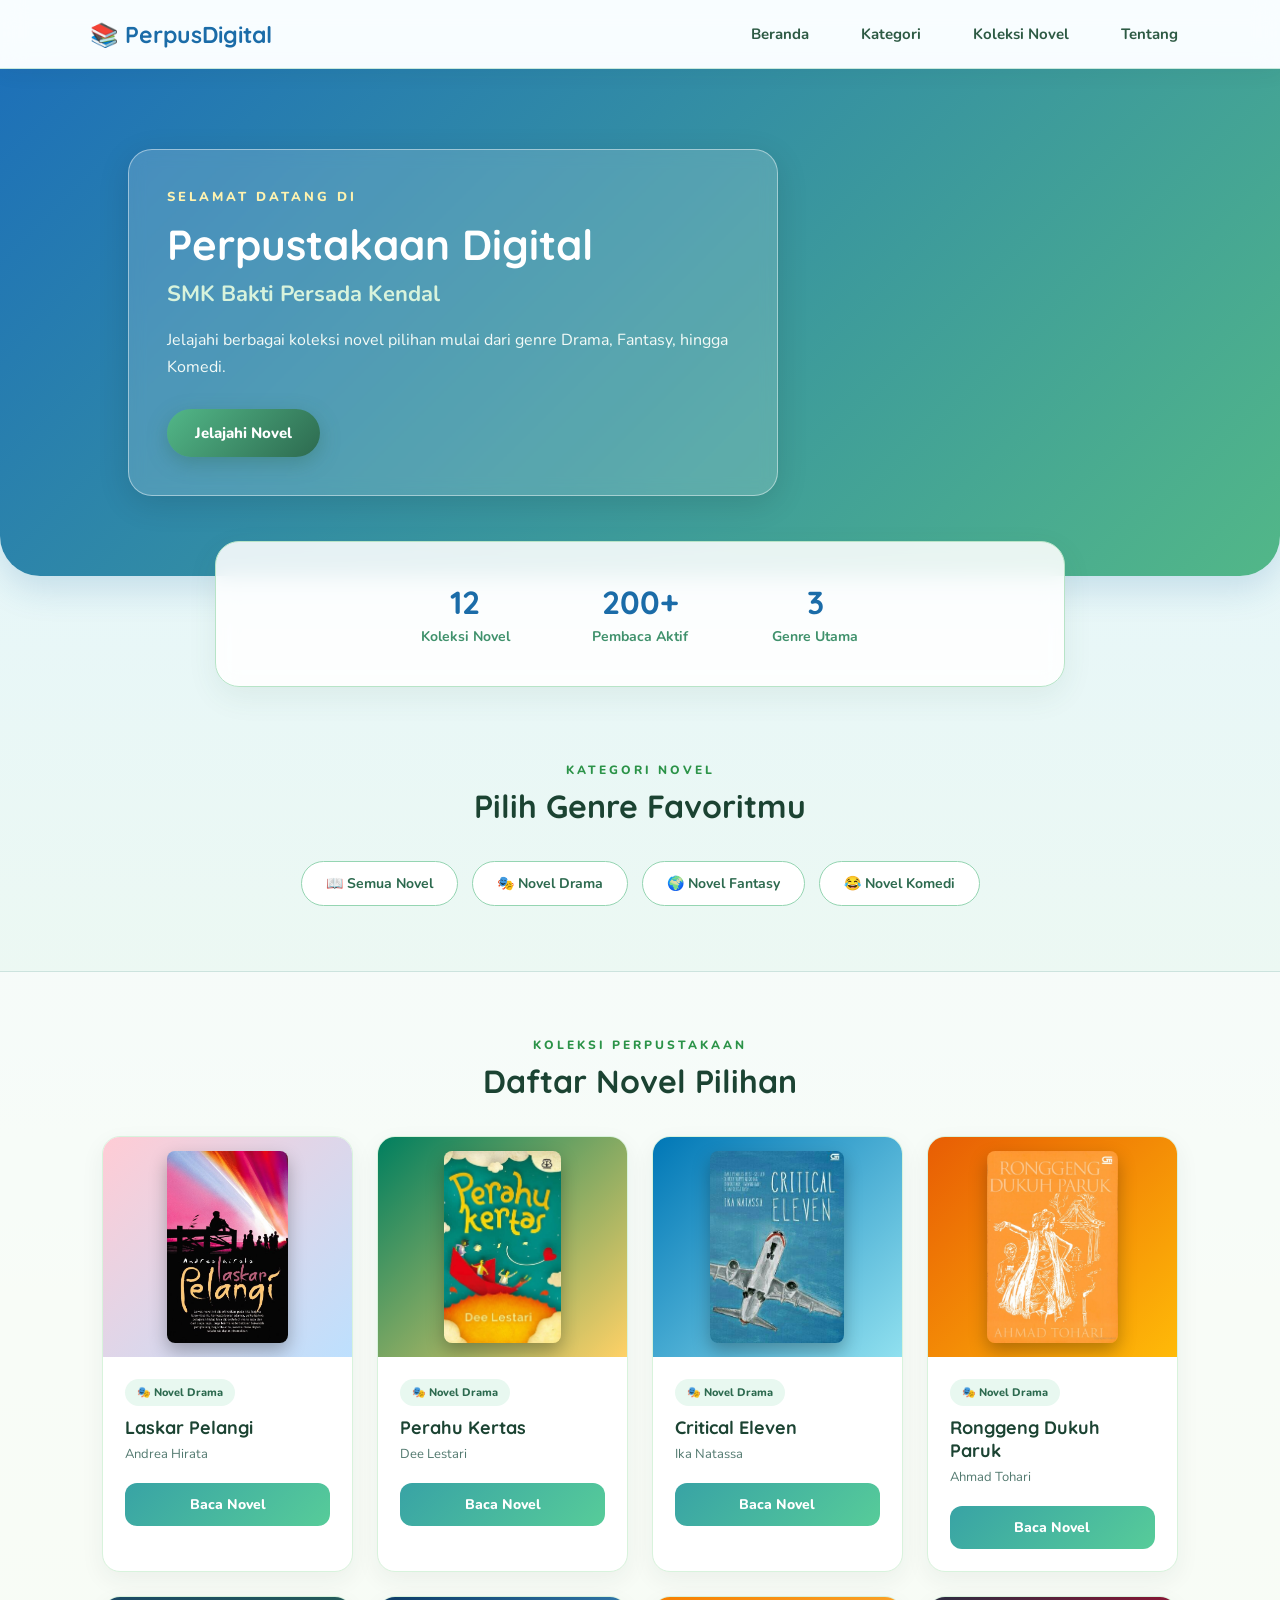
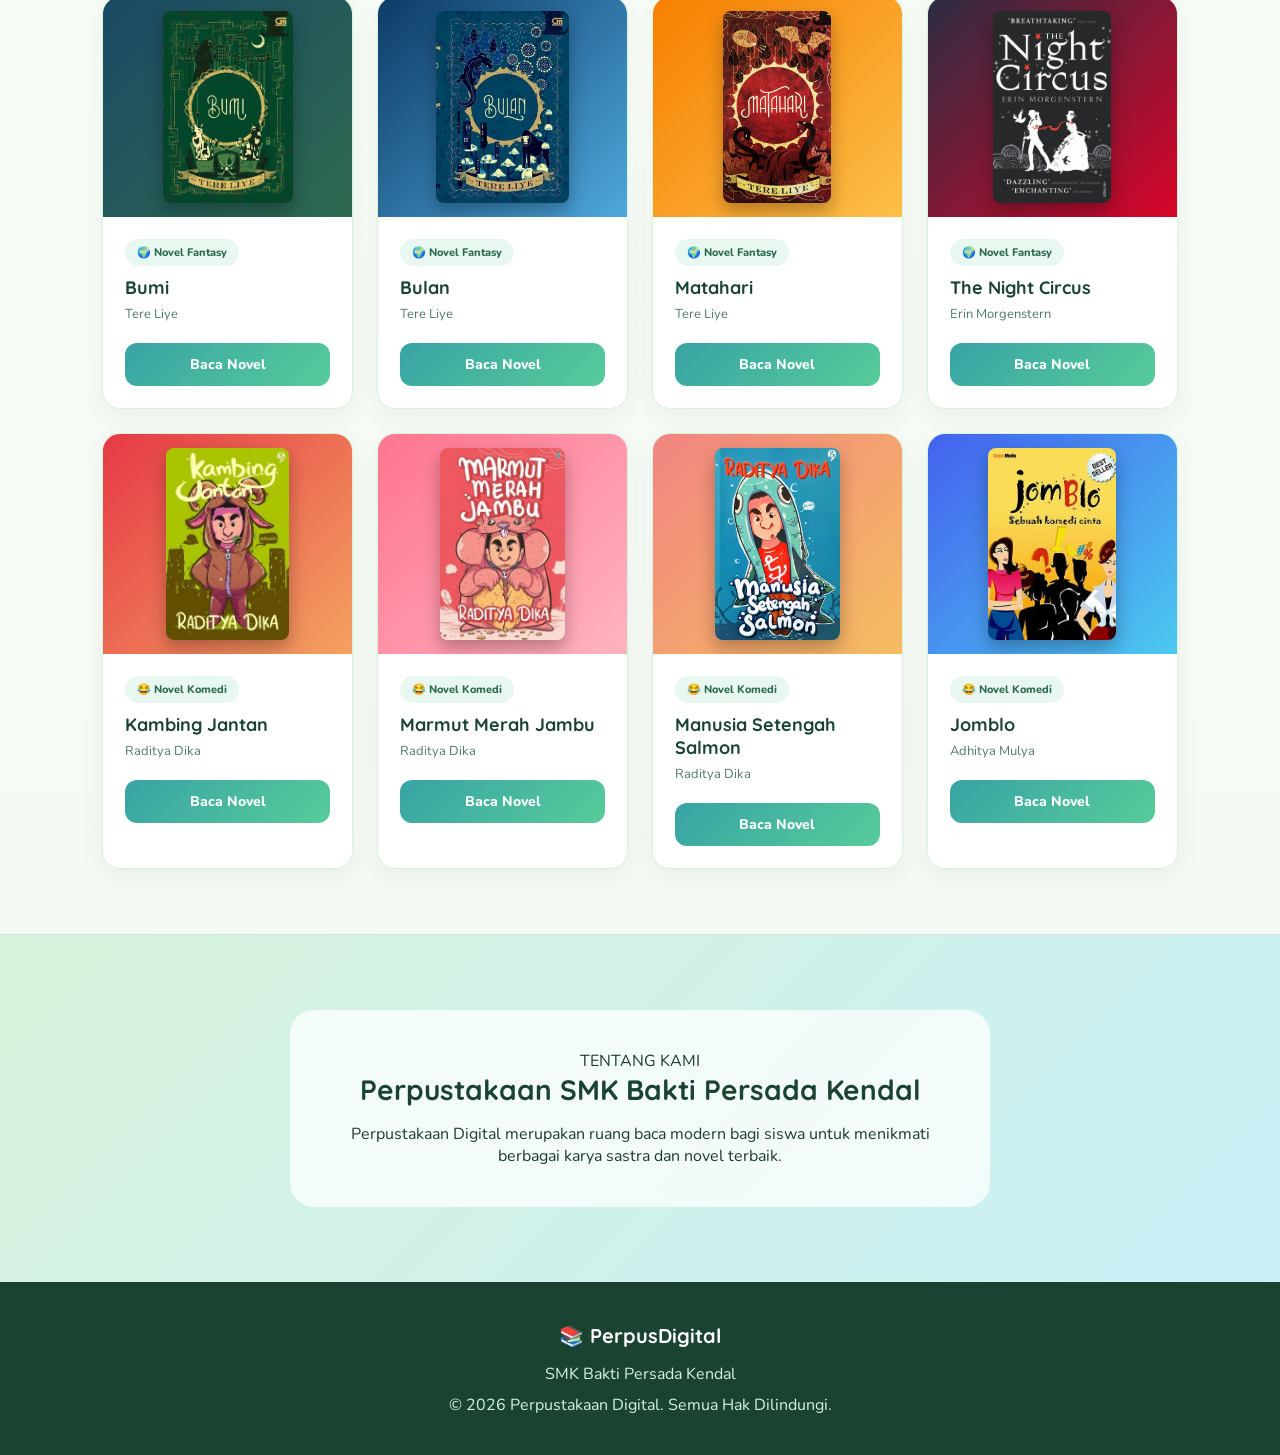
<file: index.html>
<!DOCTYPE html>
<html lang="id">
<head>
    <meta charset="UTF-8">
    <meta name="viewport" content="width=device-width, initial-scale=1.0">
    <title>Perpustakaan Digital - SMK Bakti Persada Kendal</title>
    <link rel="stylesheet" href="style.css">
</head>
<body>

    <!-- NAVBAR -->
    <nav class="navbar">
        <div class="brand">📚 PerpusDigital</div>
        <div class="nav-links">
            <a href="#beranda">Beranda</a>
            <a href="#kategori">Kategori</a>
            <a href="#koleksi">Koleksi Novel</a>
            <a href="#tentang">Tentang</a>
        </div>
    </nav>

    <!-- BERANDA -->
    <header class="hero" id="beranda">
        <div class="hero-content">
            <p class="tagline">SELAMAT DATANG DI</p>
            <h1>Perpustakaan Digital</h1>
            <h2>SMK Bakti Persada Kendal</h2>
            <p>Jelajahi berbagai koleksi novel pilihan mulai dari genre Drama, Fantasy, hingga Komedi.</p>
            <a href="#koleksi" class="hero-button">Jelajahi Novel</a>
        </div>
    </header>

    <!-- STATISTIK -->
    <section class="statistics">
        <div class="stat-box"><h2>12</h2><p>Koleksi Novel</p></div>
        <div class="stat-box"><h2>200+</h2><p>Pembaca Aktif</p></div>
        <div class="stat-box"><h2>3</h2><p>Genre Utama</p></div>
    </section>

    <!-- KATEGORI -->
    <section class="section" id="kategori">
        <div class="section-heading">
            <p>KATEGORI NOVEL</p>
            <h2>Pilih Genre Favoritmu</h2>
        </div>
        <div class="category-container">
            <a href="#koleksi" class="category">📖 Semua Novel</a>
            <a href="#drama" class="category">🎭 Novel Drama</a>
            <a href="#fantasy" class="category">🌍 Novel Fantasy</a>
            <a href="#komedi" class="category">😂 Novel Komedi</a>
        </div>
    </section>

    <!-- KOLEKSI NOVEL -->
    <section class="section collection" id="koleksi">
        <div class="section-heading">
            <p>KOLEKSI PERPUSTAKAAN</p>
            <h2>Daftar Novel Pilihan</h2>
        </div>

        <div class="book-container">
            <!-- 1. LASKAR PELANGI -->
            <div class="book-card" id="drama">
                <div class="book-cover cover-laskar-bg">
                    <img src="NovelDrama/Noveldramalaskar.jpg" alt="Laskar Pelangi" class="book-cover-poster">
                </div>
                <div class="book-info">
                    <span class="book-category">🎭 Novel Drama</span>
                    <h3>Laskar Pelangi</h3>
                    <p>Andrea Hirata</p>
                    <a href="NovelDrama.html/laskarpelangi.html" class="borrow-button">Baca Novel</a>
                </div>
            </div>

            <!-- 2. PERAHU KERTAS -->
            <div class="book-card">
                <div class="book-cover cover-perahu-bg">
                    <img src="NovelDrama/Noveldramaperahukertas.jpg" alt="Perahu Kertas" class="book-cover-poster">
                </div>
                <div class="book-info">
                    <span class="book-category">🎭 Novel Drama</span>
                    <h3>Perahu Kertas</h3>
                    <p>Dee Lestari</p>
                    <a href="NovelDrama.html/perahukertas.html" class="borrow-button">Baca Novel</a>
                </div>
            </div>

            <!-- 3. CRITICAL ELEVEN -->
            <div class="book-card">
                <div class="book-cover cover-critical-bg">
                    <img src="NovelDrama/Noveldramacriticaleleven.jpg" alt="Critical Eleven" class="book-cover-poster">
                </div>
                <div class="book-info">
                    <span class="book-category">🎭 Novel Drama</span>
                    <h3>Critical Eleven</h3>
                    <p>Ika Natassa</p>
                    <a href="NovelDrama.html/criticaleleven.html" class="borrow-button">Baca Novel</a>
                </div>
            </div>

            <!-- 4. RONGGENG DUKUH PARUK -->
            <div class="book-card">
                <div class="book-cover cover-ronggeng-bg">
                    <img src="NovelDrama/NoveldeamaRonggengDukuhParuk.jpg" alt="Ronggeng Dukuh Paruk" class="book-cover-poster">
                </div>
                <div class="book-info">
                    <span class="book-category">🎭 Novel Drama</span>
                    <h3>Ronggeng Dukuh Paruk</h3>
                    <p>Ahmad Tohari</p>
                    <a href="NovelDrama.html/ronggeng.html" class="borrow-button">Baca Novel</a>
                </div>
            </div>

            <!-- 5. BUMI -->
            <div class="book-card" id="fantasy">
                <div class="book-cover cover-bumi-bg">
                    <img src="NovelFantasy/Novelfantasybumi.jpg" alt="Bumi" class="book-cover-poster">
                </div>
                <div class="book-info">
                    <span class="book-category">🌍 Novel Fantasy</span>
                    <h3>Bumi</h3>
                    <p>Tere Liye</p>
                    <a href="NovelFantasy.html/bumiseries.html" class="borrow-button">Baca Novel</a>
                </div>
            </div>

            <!-- 6. BULAN -->
            <div class="book-card">
                <div class="book-cover cover-bulan-bg">
                    <img src="NovelFantasy/Novelfantasybulan.jpg" alt="Bulan" class="book-cover-poster">
                </div>
                <div class="book-info">
                    <span class="book-category">🌍 Novel Fantasy</span>
                    <h3>Bulan</h3>
                    <p>Tere Liye</p>
                    <a href="NovelFantasy.html/bulanseries.html" class="borrow-button">Baca Novel</a>
                </div>
            </div>

            <!-- 7. MATAHARI -->
            <div class="book-card">
                <div class="book-cover cover-matahari-bg">
                    <img src="NovelFantasy/Novelfantasymatahari.jpg" alt="Matahari" class="book-cover-poster">
                </div>
                <div class="book-info">
                    <span class="book-category">🌍 Novel Fantasy</span>
                    <h3>Matahari</h3>
                    <p>Tere Liye</p>
                    <a href="NovelFantasy.html/matahariseries.html" class="borrow-button">Baca Novel</a>
                </div>
            </div>

            <!-- 8. THE NIGHT CIRCUS -->
            <div class="book-card">
                <div class="book-cover cover-circus-bg">
                    <img src="NovelFantasy/Novelfantasynightcircus.jpg" alt="The Night Circus" class="book-cover-poster">
                </div>
                <div class="book-info">
                    <span class="book-category">🌍 Novel Fantasy</span>
                    <h3>The Night Circus</h3>
                    <p>Erin Morgenstern</p>
                    <a href="NovelFantasy.html/nightcircus.html" class="borrow-button">Baca Novel</a>
                </div>
            </div>

            <!-- 9. KAMBING JANTAN -->
            <div class="book-card" id="komedi">
                <div class="book-cover cover-komedi-bg">
                    <img src="NovelKomedi/Novelkomedikambingjantan.jpg" alt="Kambing Jantan" class="book-cover-poster">
                </div>
                <div class="book-info">
                    <span class="book-category">😂 Novel Komedi</span>
                    <h3>Kambing Jantan</h3>
                    <p>Raditya Dika</p>
                    <a href="NovelKomedi.html/kambingjantan.html" class="borrow-button">Baca Novel</a>
                </div>
            </div>

            <!-- 10. MARMUT MERAH JAMBU -->
            <div class="book-card">
                <div class="book-cover cover-marmut-bg">
                    <img src="NovelKomedi/Novelkomedimarmutmerahjambu.jpg" alt="Marmut Merah Jambu" class="book-cover-poster">
                </div>
                <div class="book-info">
                    <span class="book-category">😂 Novel Komedi</span>
                    <h3>Marmut Merah Jambu</h3>
                    <p>Raditya Dika</p>
                    <a href="NovelKomedi.html/marmutmerahjambu.html" class="borrow-button">Baca Novel</a>
                </div>
            </div>

            <!-- 11. MANUSIA SETENGAH SALMON -->
            <div class="book-card">
                <div class="book-cover cover-salmon-bg">
                    <img src="NovelKomedi/Novelkomedimanusiasetengahsalmon.jpg" alt="Manusia Setengah Salmon" class="book-cover-poster">
                </div>
                <div class="book-info">
                    <span class="book-category">😂 Novel Komedi</span>
                    <h3>Manusia Setengah Salmon</h3>
                    <p>Raditya Dika</p>
                    <a href="NovelKomedi.html/manusiasetengahsalmon.html" class="borrow-button">Baca Novel</a>
                </div>
            </div>

            <!-- 12. JOMBLO -->
            <div class="book-card">
                <div class="book-cover cover-jomblo-bg">
                    <img src="NovelKomedi/Novelkomedijomblo.jpg" alt="Jomblo" class="book-cover-poster">
                </div>
                <div class="book-info">
                    <span class="book-category">😂 Novel Komedi</span>
                    <h3>Jomblo</h3>
                    <p>Adhitya Mulya</p>
                    <a href="NovelKomedi.html/jomblo.html" class="borrow-button">Baca Novel</a>
                </div>
            </div>
        </div>
    </section>

    <!-- TENTANG & FOOTER -->
    <section class="about" id="tentang">
        <div class="about-content">
            <p>TENTANG KAMI</p>
            <h2>Perpustakaan SMK Bakti Persada Kendal</h2>
            <p>Perpustakaan Digital merupakan ruang baca modern bagi siswa untuk menikmati berbagai karya sastra dan novel terbaik.</p>
        </div>
    </section>

    <footer>
        <h3>📚 PerpusDigital</h3>
        <p>SMK Bakti Persada Kendal</p>
        <p>© 2026 Perpustakaan Digital. Semua Hak Dilindungi.</p>
    </footer>
</body>
</html>
</file>
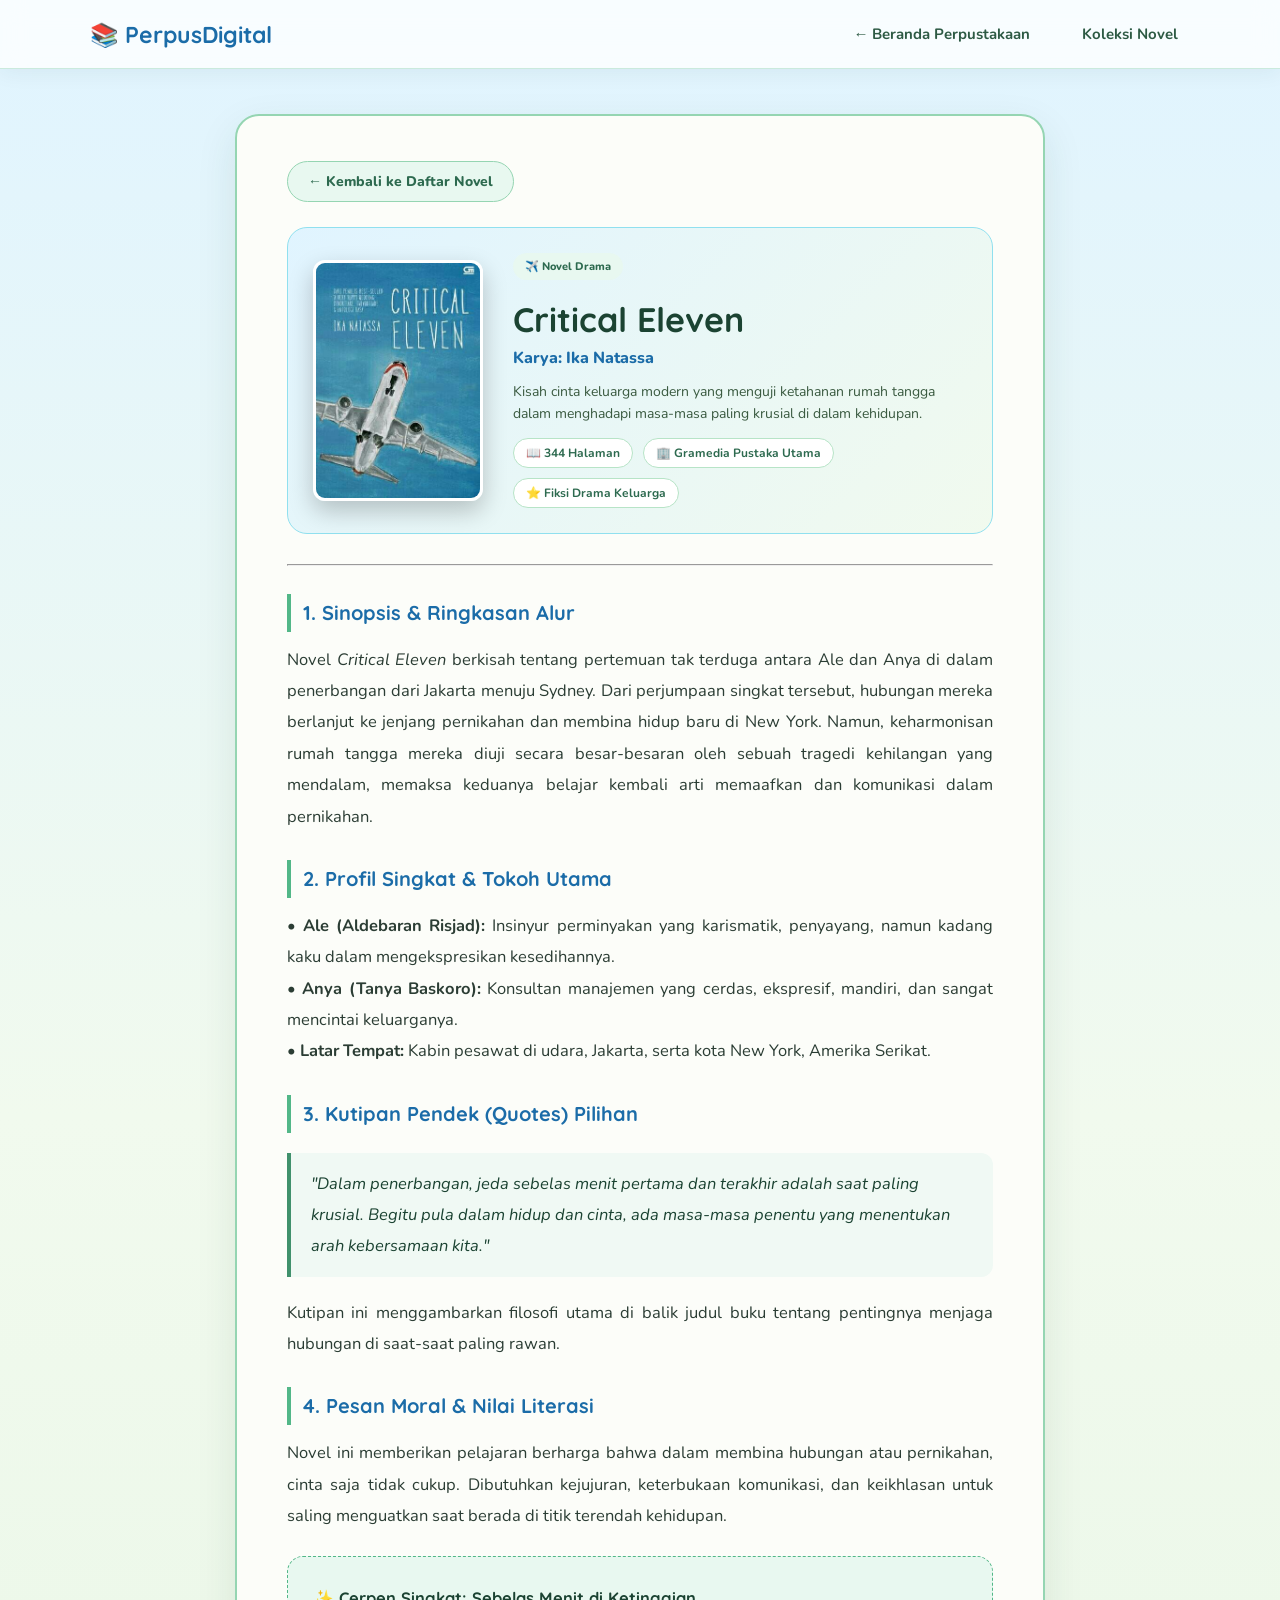
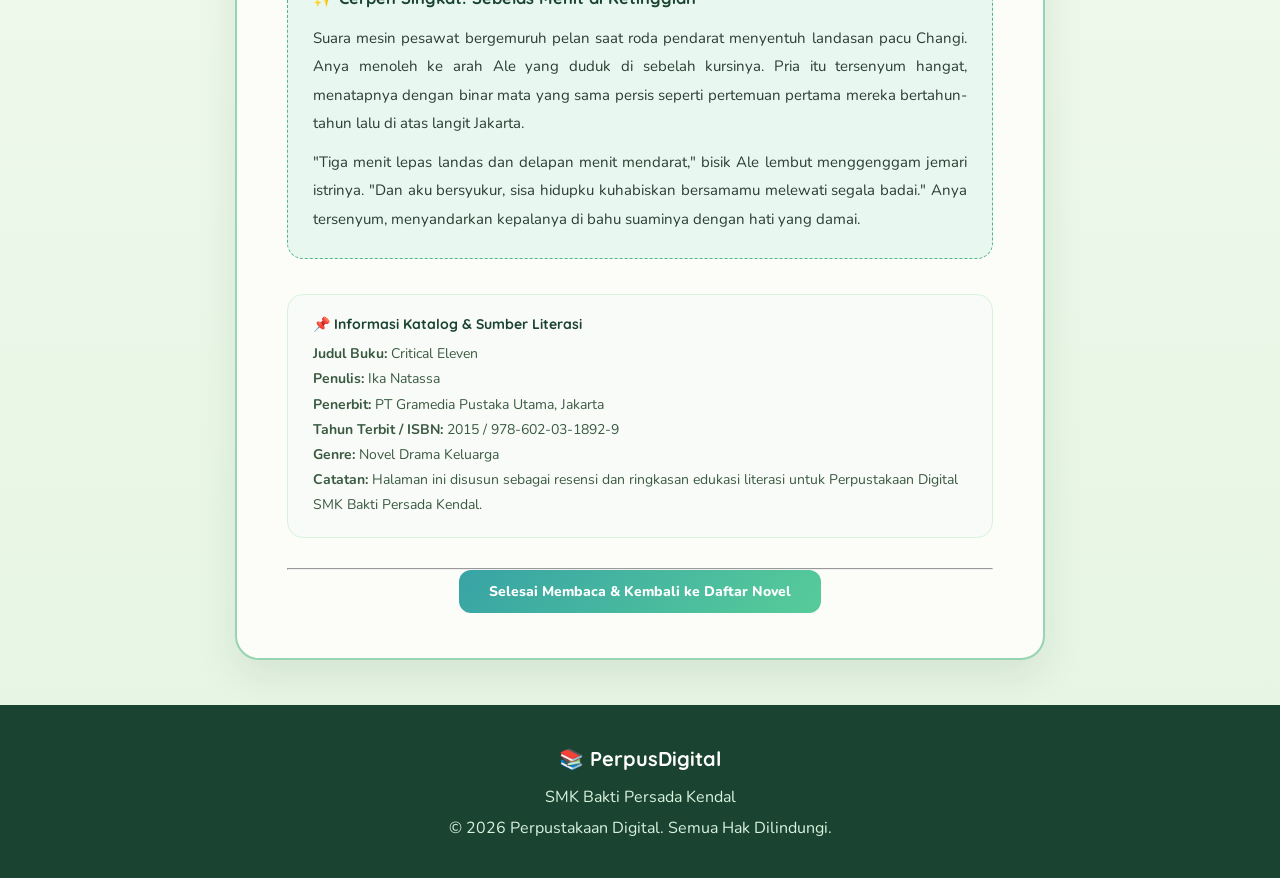
<file: NovelDrama.html/criticaleleven.html>
<!DOCTYPE html>
<html lang="id">
<head>
    <meta charset="UTF-8">
    <meta name="viewport" content="width=device-width, initial-scale=1.0">
    <title>Resensi Novel: Critical Eleven - PerpusDigital</title>
    <link rel="stylesheet" href="../style.css">
    <style>
        .reader-wrapper { max-width: 850px; margin: 45px auto; padding: 0 20px; }
        .reader-paper { background: #fcfdf9; border: 2px solid #95d5b2; border-radius: 24px; padding: 45px 50px; box-shadow: 0 15px 40px rgba(27, 67, 50, 0.1); }
        .back-link { display: inline-block; margin-bottom: 25px; padding: 10px 20px; background: #e8f8f0; color: #2d6a4f; text-decoration: none; font-weight: 800; font-size: 14px; border-radius: 25px; border: 1px solid #95d5b2; transition: 0.3s; }
        .back-link:hover { background: #52b788; color: white; }
        .book-showcase { display: flex; align-items: center; gap: 30px; background: linear-gradient(135deg, #e0f4ff, #f1faee); padding: 25px; border-radius: 20px; border: 1px solid #90e0ef; margin-bottom: 30px; }
        .showcase-cover { width: 170px; height: auto; border-radius: 12px; box-shadow: 0 10px 25px rgba(0, 0, 0, 0.22); border: 3px solid #ffffff; flex-shrink: 0; }
        .showcase-info h1 { font-family: 'Quicksand', sans-serif; font-size: 34px; color: #1b4332; margin: 8px 0 6px 0; }
        .showcase-info .author { color: #1b6ca8; font-weight: 800; font-size: 16px; margin-bottom: 12px; }
        .showcase-meta { display: flex; flex-wrap: wrap; gap: 10px; margin-top: 12px; }
        .meta-badge { background: #ffffff; color: #2d6a4f; font-size: 12px; font-weight: 700; padding: 6px 12px; border-radius: 15px; border: 1px solid #b7e4c7; }
        .story-content { color: #2b3d34; line-height: 1.9; font-size: 16.5px; }
        .story-content h3 { font-family: 'Quicksand', sans-serif; color: #1b6ca8; font-size: 20px; margin-top: 28px; margin-bottom: 12px; border-left: 4px solid #52b788; padding-left: 12px; }
        .story-content p { margin-bottom: 16px; text-align: justify; }
        .quote-box { background: #f0f9f4; border-left: 4px solid #40916c; padding: 15px 20px; margin: 20px 0; font-style: italic; color: #1b4332; border-radius: 0 12px 12px 0; }
        .cerpen-box { background: #e8f8f0; border: 1.5px dashed #52b788; border-radius: 16px; padding: 25px; margin-top: 25px; }
        .source-box { margin-top: 35px; background: #f9fbf9; border: 1px solid #d8f3dc; border-radius: 16px; padding: 20px 25px; font-size: 14px; color: #3a5a40; }
        @media (max-width: 650px) {
            .reader-paper { padding: 28px 20px; }
            .book-showcase { flex-direction: column; text-align: center; }
            .showcase-meta { justify-content: center; }
            .showcase-info h1 { font-size: 26px; }
        }
    </style>
</head>
<body>
    <nav class="navbar">
        <div class="brand">📚 PerpusDigital</div>
        <div class="nav-links">
            <a href="../index.html">← Beranda Perpustakaan</a>
            <a href="../index.html#koleksi">Koleksi Novel</a>
        </div>
    </nav>

    <main class="reader-wrapper">
        <div class="reader-paper">
            <a href="../index.html#koleksi" class="back-link">← Kembali ke Daftar Novel</a>

            <div class="book-showcase">
                <img src="../NovelDrama/Noveldramacriticaleleven.jpg" alt="Critical Eleven" class="showcase-cover">
                <div class="showcase-info">
                    <span class="book-category">✈️ Novel Drama</span>
                    <h1>Critical Eleven</h1>
                    <p class="author">Karya: Ika Natassa</p>
                    <p style="font-size: 14px; color: #3a5a40; line-height: 1.6;">
                        Kisah cinta keluarga modern yang menguji ketahanan rumah tangga dalam menghadapi masa-masa paling krusial di dalam kehidupan.
                    </p>
                    <div class="showcase-meta">
                        <span class="meta-badge">📖 344 Halaman</span>
                        <span class="meta-badge">🏢 Gramedia Pustaka Utama</span>
                        <span class="meta-badge">⭐ Fiksi Drama Keluarga</span>
                    </div>
                </div>
            </div>

            <hr class="modal-divider">

            <article class="story-content">
                <h3>1. Sinopsis & Ringkasan Alur</h3>
                <p>
                    Novel <em>Critical Eleven</em> berkisah tentang pertemuan tak terduga antara Ale dan Anya di dalam penerbangan dari Jakarta menuju Sydney. Dari perjumpaan singkat tersebut, hubungan mereka berlanjut ke jenjang pernikahan dan membina hidup baru di New York. Namun, keharmonisan rumah tangga mereka diuji secara besar-besaran oleh sebuah tragedi kehilangan yang mendalam, memaksa keduanya belajar kembali arti memaafkan dan komunikasi dalam pernikahan.
                </p>

                <h3>2. Profil Singkat & Tokoh Utama</h3>
                <p>
                    <strong>• Ale (Aldebaran Risjad):</strong> Insinyur perminyakan yang karismatik, penyayang, namun kadang kaku dalam mengekspresikan kesedihannya.<br>
                    <strong>• Anya (Tanya Baskoro):</strong> Konsultan manajemen yang cerdas, ekspresif, mandiri, dan sangat mencintai keluarganya.<br>
                    <strong>• Latar Tempat:</strong> Kabin pesawat di udara, Jakarta, serta kota New York, Amerika Serikat.
                </p>

                <h3>3. Kutipan Pendek (Quotes) Pilihan</h3>
                <div class="quote-box">
                    "Dalam penerbangan, jeda sebelas menit pertama dan terakhir adalah saat paling krusial. Begitu pula dalam hidup dan cinta, ada masa-masa penentu yang menentukan arah kebersamaan kita."
                </div>
                <p>Kutipan ini menggambarkan filosofi utama di balik judul buku tentang pentingnya menjaga hubungan di saat-saat paling rawan.</p>

                <h3>4. Pesan Moral & Nilai Literasi</h3>
                <p>
                    Novel ini memberikan pelajaran berharga bahwa dalam membina hubungan atau pernikahan, cinta saja tidak cukup. Dibutuhkan kejujuran, keterbukaan komunikasi, dan keikhlasan untuk saling menguatkan saat berada di titik terendah kehidupan.
                </p>

                <!-- CERPEN SINGKAT -->
                <div class="cerpen-box">
                    <h4 style="font-family: 'Quicksand', sans-serif; color: #1b4332; margin-bottom: 10px;">✨ Cerpen Singkat: Sebelas Menit di Ketinggian</h4>
                    <p style="font-size: 15px; margin-bottom: 10px;">
                        Suara mesin pesawat bergemuruh pelan saat roda pendarat menyentuh landasan pacu Changi. Anya menoleh ke arah Ale yang duduk di sebelah kursinya. Pria itu tersenyum hangat, menatapnya dengan binar mata yang sama persis seperti pertemuan pertama mereka bertahun-tahun lalu di atas langit Jakarta.
                    </p>
                    <p style="font-size: 15px; margin-bottom: 0;">
                        "Tiga menit lepas landas dan delapan menit mendarat," bisik Ale lembut menggenggam jemari istrinya. "Dan aku bersyukur, sisa hidupku kuhabiskan bersamamu melewati segala badai." Anya tersenyum, menyandarkan kepalanya di bahu suaminya dengan hati yang damai.
                    </p>
                </div>
            </article>

            <!-- INFORMASI KATALOG & SUMBER -->
            <section class="source-box">
                <h4 style="font-family: 'Quicksand', sans-serif; color: #1b4332; margin-bottom: 8px;">📌 Informasi Katalog & Sumber Literasi</h4>
                <ul style="list-style: none; line-height: 1.8;">
                    <li><strong>Judul Buku:</strong> Critical Eleven</li>
                    <li><strong>Penulis:</strong> Ika Natassa</li>
                    <li><strong>Penerbit:</strong> PT Gramedia Pustaka Utama, Jakarta</li>
                    <li><strong>Tahun Terbit / ISBN:</strong> 2015 / 978-602-03-1892-9</li>
                    <li><strong>Genre:</strong> Novel Drama Keluarga</li>
                    <li><strong>Catatan:</strong> Halaman ini disusun sebagai resensi dan ringkasan edukasi literasi untuk Perpustakaan Digital SMK Bakti Persada Kendal.</li>
                </ul>
            </section>

            <hr class="modal-divider" style="margin-top: 30px;">
            <div style="text-align: center;">
                <a href="../index.html#koleksi" class="borrow-button" style="display: inline-block; width: auto; padding: 12px 30px;">
                    Selesai Membaca & Kembali ke Daftar Novel
                </a>
            </div>
        </div>
    </main>

    <footer>
        <h3>📚 PerpusDigital</h3>
        <p>SMK Bakti Persada Kendal</p>
        <p>© 2026 Perpustakaan Digital. Semua Hak Dilindungi.</p>
    </footer>
</body>
</html>
</file>
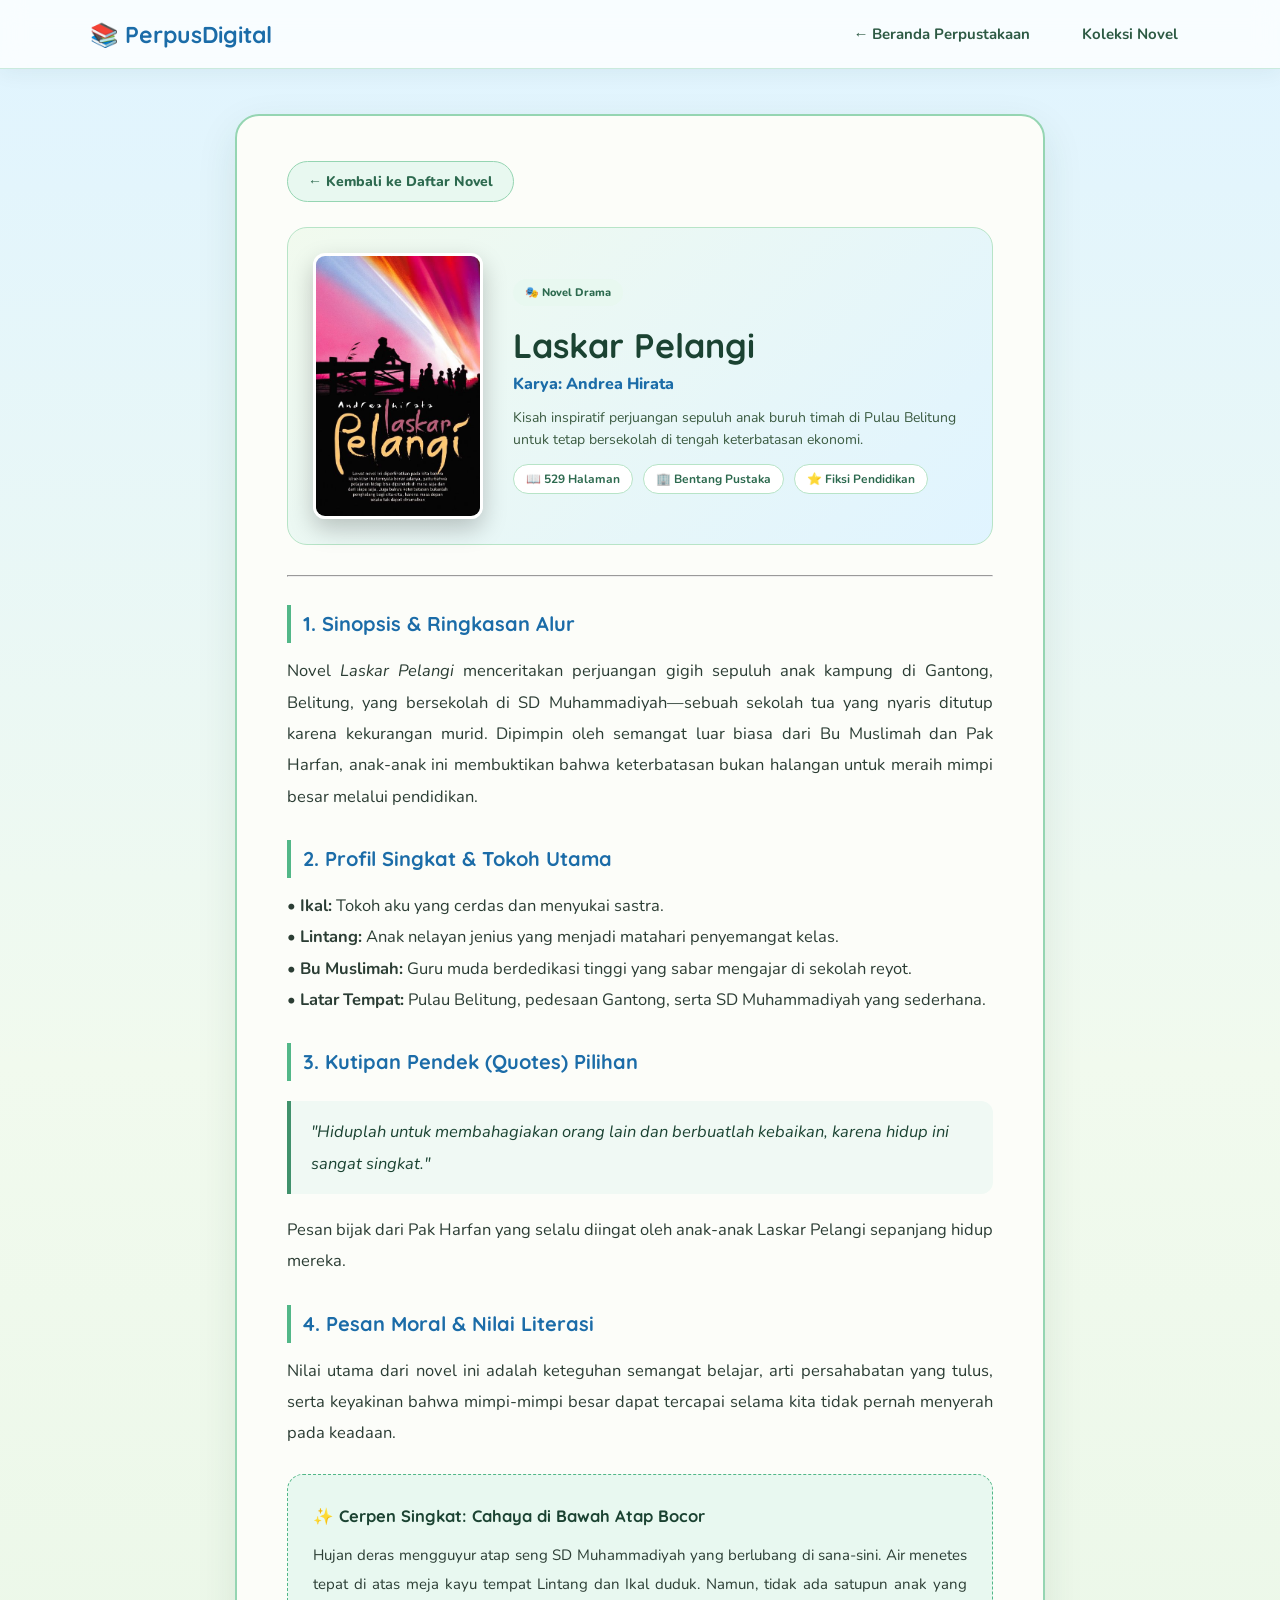
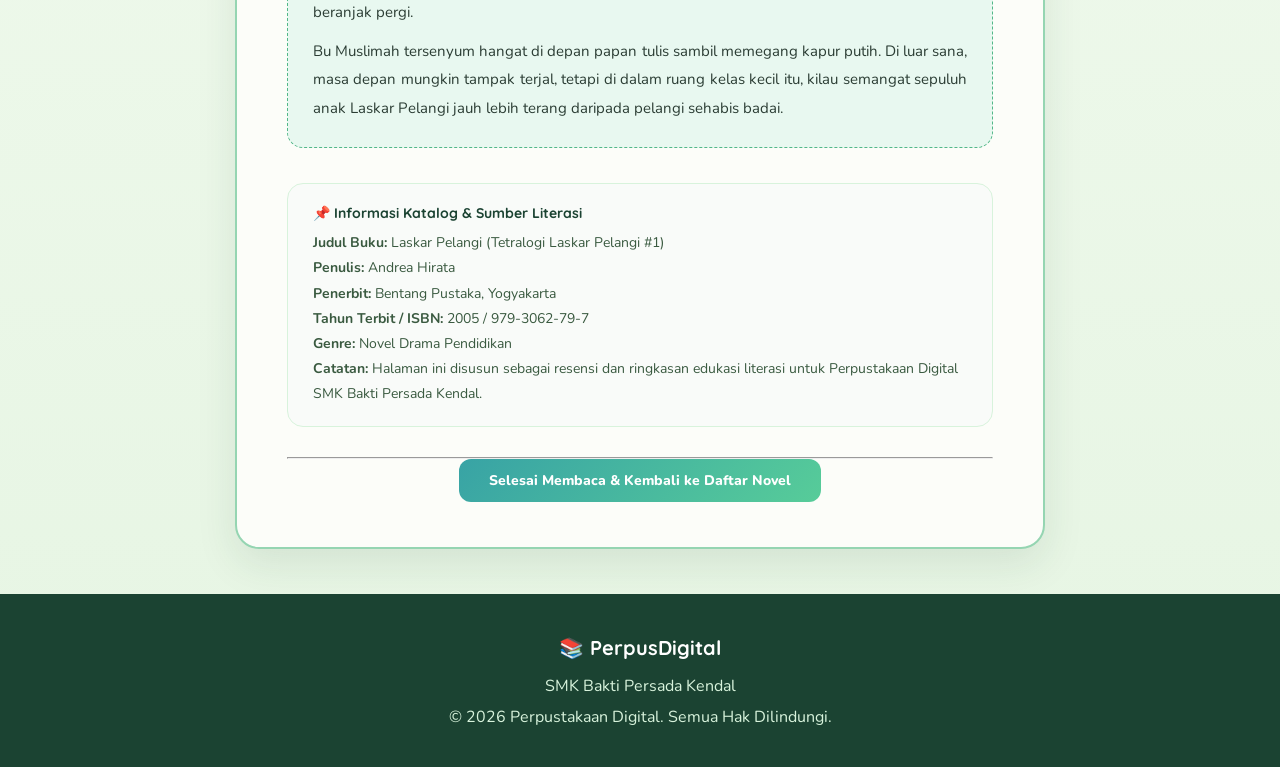
<file: NovelDrama.html/laskarpelangi.html>
<!DOCTYPE html>
<html lang="id">
<head>
    <meta charset="UTF-8">
    <meta name="viewport" content="width=device-width, initial-scale=1.0">
    <title>Resensi Novel: Laskar Pelangi - PerpusDigital</title>
    <link rel="stylesheet" href="../style.css">
    <style>
        .reader-wrapper { max-width: 850px; margin: 45px auto; padding: 0 20px; }
        .reader-paper { background: #fcfdf9; border: 2px solid #95d5b2; border-radius: 24px; padding: 45px 50px; box-shadow: 0 15px 40px rgba(27, 67, 50, 0.1); }
        .back-link { display: inline-block; margin-bottom: 25px; padding: 10px 20px; background: #e8f8f0; color: #2d6a4f; text-decoration: none; font-weight: 800; font-size: 14px; border-radius: 25px; border: 1px solid #95d5b2; transition: 0.3s; }
        .back-link:hover { background: #52b788; color: white; }
        .book-showcase { display: flex; align-items: center; gap: 30px; background: linear-gradient(135deg, #f1faee, #e0f4ff); padding: 25px; border-radius: 20px; border: 1px solid #b7e4c7; margin-bottom: 30px; }
        .showcase-cover { width: 170px; height: auto; border-radius: 12px; box-shadow: 0 10px 25px rgba(0, 0, 0, 0.22); border: 3px solid #ffffff; flex-shrink: 0; }
        .showcase-info h1 { font-family: 'Quicksand', sans-serif; font-size: 34px; color: #1b4332; margin: 8px 0 6px 0; }
        .showcase-info .author { color: #1b6ca8; font-weight: 800; font-size: 16px; margin-bottom: 12px; }
        .showcase-meta { display: flex; flex-wrap: wrap; gap: 10px; margin-top: 12px; }
        .meta-badge { background: #ffffff; color: #2d6a4f; font-size: 12px; font-weight: 700; padding: 6px 12px; border-radius: 15px; border: 1px solid #b7e4c7; }
        .story-content { color: #2b3d34; line-height: 1.9; font-size: 16.5px; }
        .story-content h3 { font-family: 'Quicksand', sans-serif; color: #1b6ca8; font-size: 20px; margin-top: 28px; margin-bottom: 12px; border-left: 4px solid #52b788; padding-left: 12px; }
        .story-content p { margin-bottom: 16px; text-align: justify; }
        .quote-box { background: #f0f9f4; border-left: 4px solid #40916c; padding: 15px 20px; margin: 20px 0; font-style: italic; color: #1b4332; border-radius: 0 12px 12px 0; }
        .cerpen-box { background: #e8f8f0; border: 1.5px dashed #52b788; border-radius: 16px; padding: 25px; margin-top: 25px; }
        .source-box { margin-top: 35px; background: #f9fbf9; border: 1px solid #d8f3dc; border-radius: 16px; padding: 20px 25px; font-size: 14px; color: #3a5a40; }
        @media (max-width: 650px) {
            .reader-paper { padding: 28px 20px; }
            .book-showcase { flex-direction: column; text-align: center; }
            .showcase-meta { justify-content: center; }
            .showcase-info h1 { font-size: 26px; }
        }
    </style>
</head>
<body>
    <nav class="navbar">
        <div class="brand">📚 PerpusDigital</div>
        <div class="nav-links">
            <a href="../index.html">← Beranda Perpustakaan</a>
            <a href="../index.html#koleksi">Koleksi Novel</a>
        </div>
    </nav>

    <main class="reader-wrapper">
        <div class="reader-paper">
            <a href="../index.html#koleksi" class="back-link">← Kembali ke Daftar Novel</a>

            <div class="book-showcase">
                <img src="../NovelDrama/Noveldramalaskar.jpg" alt="Laskar Pelangi" class="showcase-cover">
                <div class="showcase-info">
                    <span class="book-category">🎭 Novel Drama</span>
                    <h1>Laskar Pelangi</h1>
                    <p class="author">Karya: Andrea Hirata</p>
                    <p style="font-size: 14px; color: #3a5a40; line-height: 1.6;">
                        Kisah inspiratif perjuangan sepuluh anak buruh timah di Pulau Belitung untuk tetap bersekolah di tengah keterbatasan ekonomi.
                    </p>
                    <div class="showcase-meta">
                        <span class="meta-badge">📖 529 Halaman</span>
                        <span class="meta-badge">🏢 Bentang Pustaka</span>
                        <span class="meta-badge">⭐ Fiksi Pendidikan</span>
                    </div>
                </div>
            </div>

            <hr class="modal-divider">

            <article class="story-content">
                <h3>1. Sinopsis & Ringkasan Alur</h3>
                <p>
                    Novel <em>Laskar Pelangi</em> menceritakan perjuangan gigih sepuluh anak kampung di Gantong, Belitung, yang bersekolah di SD Muhammadiyah—sebuah sekolah tua yang nyaris ditutup karena kekurangan murid. Dipimpin oleh semangat luar biasa dari Bu Muslimah dan Pak Harfan, anak-anak ini membuktikan bahwa keterbatasan bukan halangan untuk meraih mimpi besar melalui pendidikan.
                </p>

                <h3>2. Profil Singkat & Tokoh Utama</h3>
                <p>
                    <strong>• Ikal:</strong> Tokoh aku yang cerdas dan menyukai sastra.<br>
                    <strong>• Lintang:</strong> Anak nelayan jenius yang menjadi matahari penyemangat kelas.<br>
                    <strong>• Bu Muslimah:</strong> Guru muda berdedikasi tinggi yang sabar mengajar di sekolah reyot.<br>
                    <strong>• Latar Tempat:</strong> Pulau Belitung, pedesaan Gantong, serta SD Muhammadiyah yang sederhana.
                </p>

                <h3>3. Kutipan Pendek (Quotes) Pilihan</h3>
                <div class="quote-box">
                    "Hiduplah untuk membahagiakan orang lain dan berbuatlah kebaikan, karena hidup ini sangat singkat."
                </div>
                <p>Pesan bijak dari Pak Harfan yang selalu diingat oleh anak-anak Laskar Pelangi sepanjang hidup mereka.</p>

                <h3>4. Pesan Moral & Nilai Literasi</h3>
                <p>
                    Nilai utama dari novel ini adalah keteguhan semangat belajar, arti persahabatan yang tulus, serta keyakinan bahwa mimpi-mimpi besar dapat tercapai selama kita tidak pernah menyerah pada keadaan.
                </p>

                <!-- CERPEN SINGKAT -->
                <div class="cerpen-box">
                    <h4 style="font-family: 'Quicksand', sans-serif; color: #1b4332; margin-bottom: 10px;">✨ Cerpen Singkat: Cahaya di Bawah Atap Bocor</h4>
                    <p style="font-size: 15px; margin-bottom: 10px;">
                        Hujan deras mengguyur atap seng SD Muhammadiyah yang berlubang di sana-sini. Air menetes tepat di atas meja kayu tempat Lintang dan Ikal duduk. Namun, tidak ada satupun anak yang beranjak pergi. 
                    </p>
                    <p style="font-size: 15px; margin-bottom: 0;">
                        Bu Muslimah tersenyum hangat di depan papan tulis sambil memegang kapur putih. Di luar sana, masa depan mungkin tampak terjal, tetapi di dalam ruang kelas kecil itu, kilau semangat sepuluh anak Laskar Pelangi jauh lebih terang daripada pelangi sehabis badai.
                    </p>
                </div>
            </article>

            <!-- INFORMASI KATALOG & SUMBER -->
            <section class="source-box">
                <h4 style="font-family: 'Quicksand', sans-serif; color: #1b4332; margin-bottom: 8px;">📌 Informasi Katalog & Sumber Literasi</h4>
                <ul style="list-style: none; line-height: 1.8;">
                    <li><strong>Judul Buku:</strong> Laskar Pelangi (Tetralogi Laskar Pelangi #1)</li>
                    <li><strong>Penulis:</strong> Andrea Hirata</li>
                    <li><strong>Penerbit:</strong> Bentang Pustaka, Yogyakarta</li>
                    <li><strong>Tahun Terbit / ISBN:</strong> 2005 / 979-3062-79-7</li>
                    <li><strong>Genre:</strong> Novel Drama Pendidikan</li>
                    <li><strong>Catatan:</strong> Halaman ini disusun sebagai resensi dan ringkasan edukasi literasi untuk Perpustakaan Digital SMK Bakti Persada Kendal.</li>
                </ul>
            </section>

            <hr class="modal-divider" style="margin-top: 30px;">
            <div style="text-align: center;">
                <a href="../index.html#koleksi" class="borrow-button" style="display: inline-block; width: auto; padding: 12px 30px;">
                    Selesai Membaca & Kembali ke Daftar Novel
                </a>
            </div>
        </div>
    </main>

    <footer>
        <h3>📚 PerpusDigital</h3>
        <p>SMK Bakti Persada Kendal</p>
        <p>© 2026 Perpustakaan Digital. Semua Hak Dilindungi.</p>
    </footer>
</body>
</html>
</file>
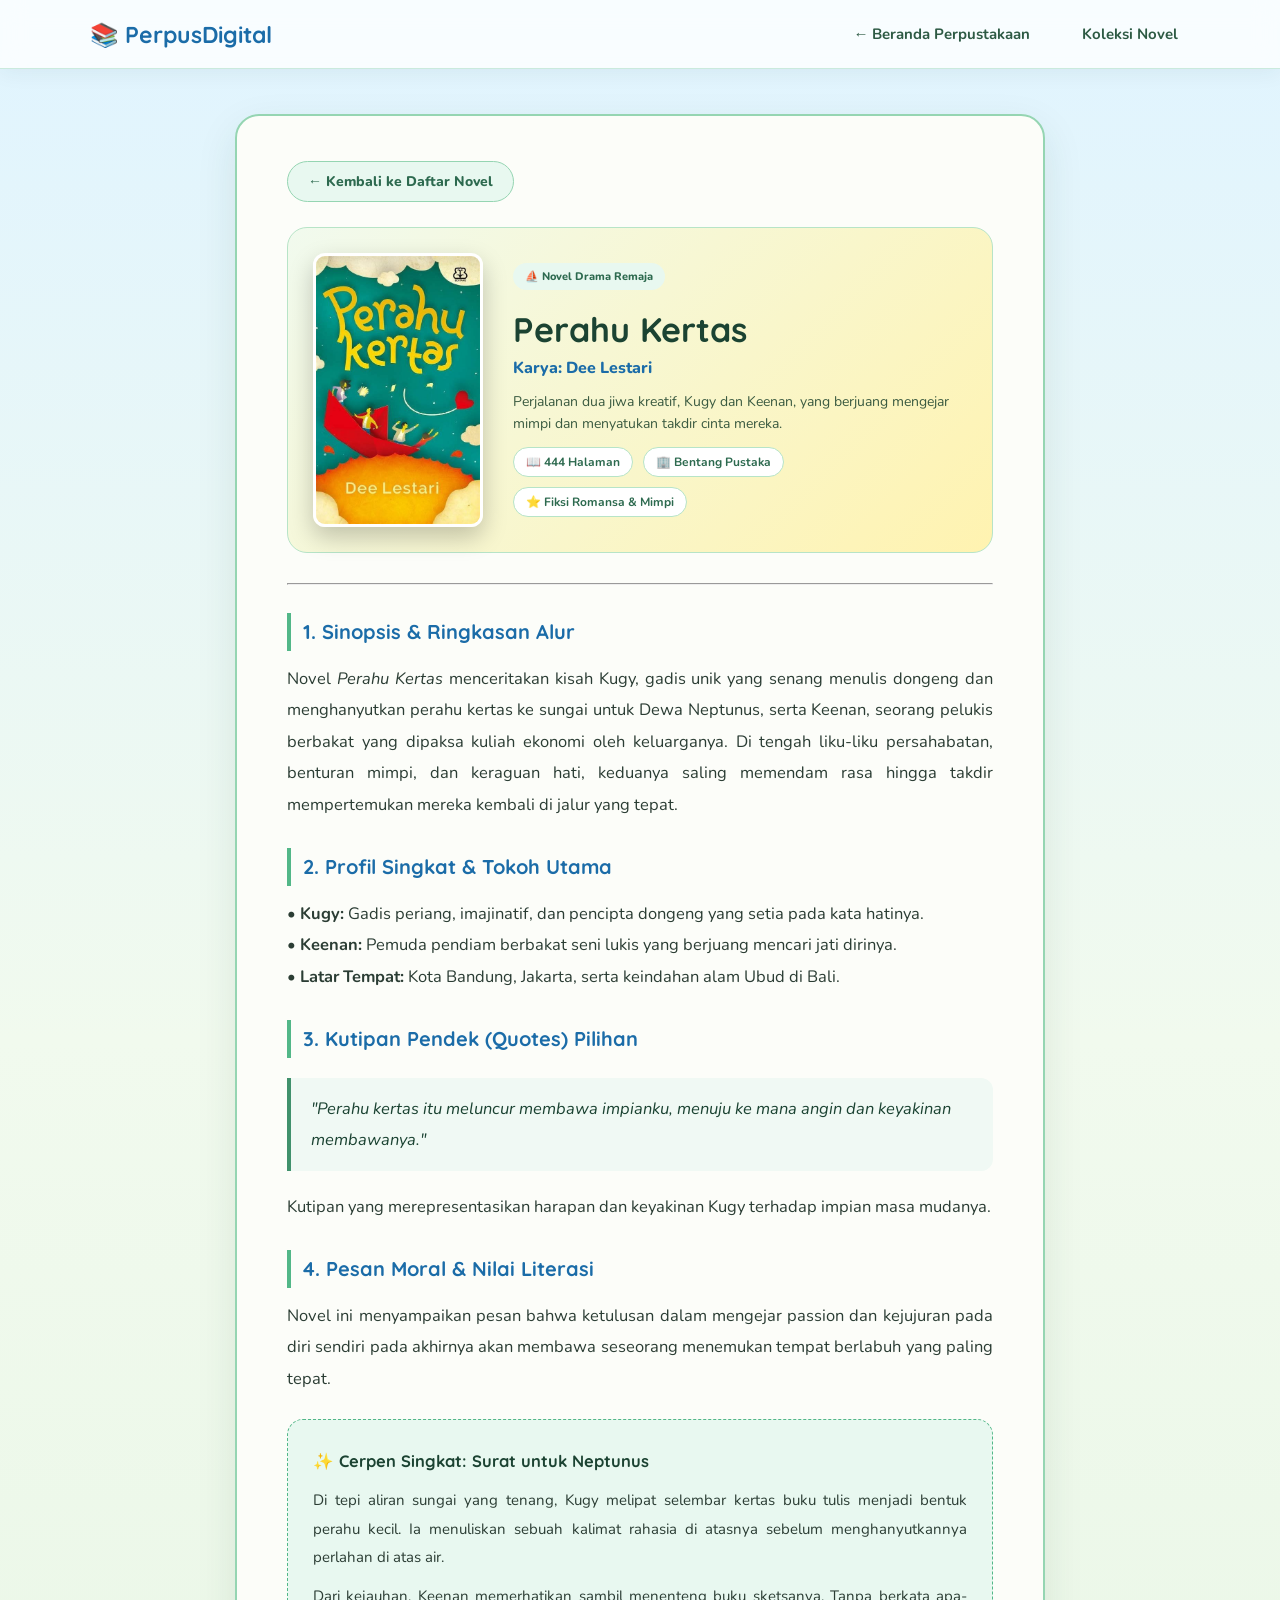
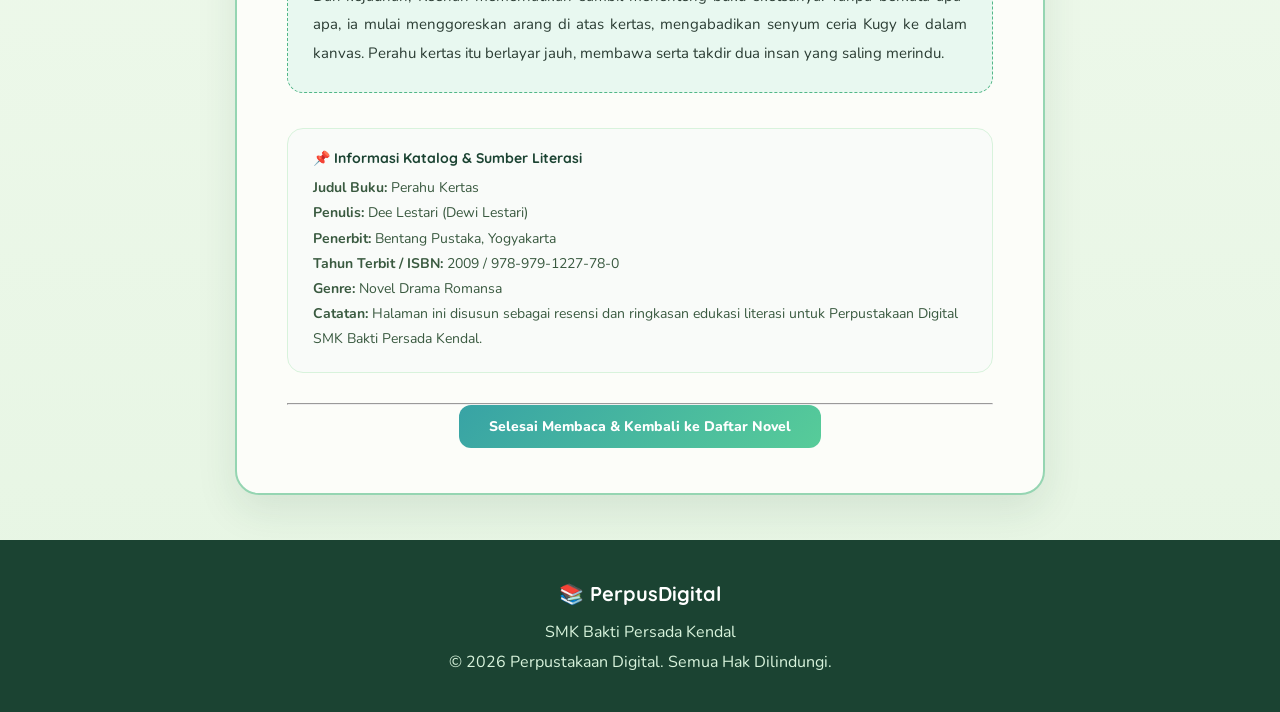
<file: NovelDrama.html/perahukertas.html>
<!DOCTYPE html>
<html lang="id">
<head>
    <meta charset="UTF-8">
    <meta name="viewport" content="width=device-width, initial-scale=1.0">
    <title>Resensi Novel: Perahu Kertas - PerpusDigital</title>
    <link rel="stylesheet" href="../style.css">
    <style>
        .reader-wrapper { max-width: 850px; margin: 45px auto; padding: 0 20px; }
        .reader-paper { background: #fcfdf9; border: 2px solid #95d5b2; border-radius: 24px; padding: 45px 50px; box-shadow: 0 15px 40px rgba(27, 67, 50, 0.1); }
        .back-link { display: inline-block; margin-bottom: 25px; padding: 10px 20px; background: #e8f8f0; color: #2d6a4f; text-decoration: none; font-weight: 800; font-size: 14px; border-radius: 25px; border: 1px solid #95d5b2; transition: 0.3s; }
        .back-link:hover { background: #52b788; color: white; }
        .book-showcase { display: flex; align-items: center; gap: 30px; background: linear-gradient(135deg, #f1faee, #fff3b0); padding: 25px; border-radius: 20px; border: 1px solid #b7e4c7; margin-bottom: 30px; }
        .showcase-cover { width: 170px; height: auto; border-radius: 12px; box-shadow: 0 10px 25px rgba(0, 0, 0, 0.22); border: 3px solid #ffffff; flex-shrink: 0; }
        .showcase-info h1 { font-family: 'Quicksand', sans-serif; font-size: 34px; color: #1b4332; margin: 8px 0 6px 0; }
        .showcase-info .author { color: #1b6ca8; font-weight: 800; font-size: 16px; margin-bottom: 12px; }
        .showcase-meta { display: flex; flex-wrap: wrap; gap: 10px; margin-top: 12px; }
        .meta-badge { background: #ffffff; color: #2d6a4f; font-size: 12px; font-weight: 700; padding: 6px 12px; border-radius: 15px; border: 1px solid #b7e4c7; }
        .story-content { color: #2b3d34; line-height: 1.9; font-size: 16.5px; }
        .story-content h3 { font-family: 'Quicksand', sans-serif; color: #1b6ca8; font-size: 20px; margin-top: 28px; margin-bottom: 12px; border-left: 4px solid #52b788; padding-left: 12px; }
        .story-content p { margin-bottom: 16px; text-align: justify; }
        .quote-box { background: #f0f9f4; border-left: 4px solid #40916c; padding: 15px 20px; margin: 20px 0; font-style: italic; color: #1b4332; border-radius: 0 12px 12px 0; }
        .cerpen-box { background: #e8f8f0; border: 1.5px dashed #52b788; border-radius: 16px; padding: 25px; margin-top: 25px; }
        .source-box { margin-top: 35px; background: #f9fbf9; border: 1px solid #d8f3dc; border-radius: 16px; padding: 20px 25px; font-size: 14px; color: #3a5a40; }
        @media (max-width: 650px) {
            .reader-paper { padding: 28px 20px; }
            .book-showcase { flex-direction: column; text-align: center; }
            .showcase-meta { justify-content: center; }
            .showcase-info h1 { font-size: 26px; }
        }
    </style>
</head>
<body>
    <nav class="navbar">
        <div class="brand">📚 PerpusDigital</div>
        <div class="nav-links">
            <a href="../index.html">← Beranda Perpustakaan</a>
            <a href="../index.html#koleksi">Koleksi Novel</a>
        </div>
    </nav>

    <main class="reader-wrapper">
        <div class="reader-paper">
            <a href="../index.html#koleksi" class="back-link">← Kembali ke Daftar Novel</a>

            <div class="book-showcase">
                <img src="../NovelDrama/Noveldramaperahukertas.jpg" alt="Perahu Kertas" class="showcase-cover">
                <div class="showcase-info">
                    <span class="book-category">⛵ Novel Drama Remaja</span>
                    <h1>Perahu Kertas</h1>
                    <p class="author">Karya: Dee Lestari</p>
                    <p style="font-size: 14px; color: #3a5a40; line-height: 1.6;">
                        Perjalanan dua jiwa kreatif, Kugy dan Keenan, yang berjuang mengejar mimpi dan menyatukan takdir cinta mereka.
                    </p>
                    <div class="showcase-meta">
                        <span class="meta-badge">📖 444 Halaman</span>
                        <span class="meta-badge">🏢 Bentang Pustaka</span>
                        <span class="meta-badge">⭐ Fiksi Romansa & Mimpi</span>
                    </div>
                </div>
            </div>

            <hr class="modal-divider">

            <article class="story-content">
                <h3>1. Sinopsis & Ringkasan Alur</h3>
                <p>
                    Novel <em>Perahu Kertas</em> menceritakan kisah Kugy, gadis unik yang senang menulis dongeng dan menghanyutkan perahu kertas ke sungai untuk Dewa Neptunus, serta Keenan, seorang pelukis berbakat yang dipaksa kuliah ekonomi oleh keluarganya. Di tengah liku-liku persahabatan, benturan mimpi, dan keraguan hati, keduanya saling memendam rasa hingga takdir mempertemukan mereka kembali di jalur yang tepat.
                </p>

                <h3>2. Profil Singkat & Tokoh Utama</h3>
                <p>
                    <strong>• Kugy:</strong> Gadis periang, imajinatif, dan pencipta dongeng yang setia pada kata hatinya.<br>
                    <strong>• Keenan:</strong> Pemuda pendiam berbakat seni lukis yang berjuang mencari jati dirinya.<br>
                    <strong>• Latar Tempat:</strong> Kota Bandung, Jakarta, serta keindahan alam Ubud di Bali.
                </p>

                <h3>3. Kutipan Pendek (Quotes) Pilihan</h3>
                <div class="quote-box">
                    "Perahu kertas itu meluncur membawa impianku, menuju ke mana angin dan keyakinan membawanya."
                </div>
                <p>Kutipan yang merepresentasikan harapan dan keyakinan Kugy terhadap impian masa mudanya.</p>

                <h3>4. Pesan Moral & Nilai Literasi</h3>
                <p>
                    Novel ini menyampaikan pesan bahwa ketulusan dalam mengejar passion dan kejujuran pada diri sendiri pada akhirnya akan membawa seseorang menemukan tempat berlabuh yang paling tepat.
                </p>

                <!-- CERPEN SINGKAT -->
                <div class="cerpen-box">
                    <h4 style="font-family: 'Quicksand', sans-serif; color: #1b4332; margin-bottom: 10px;">✨ Cerpen Singkat: Surat untuk Neptunus</h4>
                    <p style="font-size: 15px; margin-bottom: 10px;">
                        Di tepi aliran sungai yang tenang, Kugy melipat selembar kertas buku tulis menjadi bentuk perahu kecil. Ia menuliskan sebuah kalimat rahasia di atasnya sebelum menghanyutkannya perlahan di atas air.
                    </p>
                    <p style="font-size: 15px; margin-bottom: 0;">
                        Dari kejauhan, Keenan memerhatikan sambil menenteng buku sketsanya. Tanpa berkata apa-apa, ia mulai menggoreskan arang di atas kertas, mengabadikan senyum ceria Kugy ke dalam kanvas. Perahu kertas itu berlayar jauh, membawa serta takdir dua insan yang saling merindu.
                    </p>
                </div>
            </article>

            <!-- INFORMASI KATALOG & SUMBER -->
            <section class="source-box">
                <h4 style="font-family: 'Quicksand', sans-serif; color: #1b4332; margin-bottom: 8px;">📌 Informasi Katalog & Sumber Literasi</h4>
                <ul style="list-style: none; line-height: 1.8;">
                    <li><strong>Judul Buku:</strong> Perahu Kertas</li>
                    <li><strong>Penulis:</strong> Dee Lestari (Dewi Lestari)</li>
                    <li><strong>Penerbit:</strong> Bentang Pustaka, Yogyakarta</li>
                    <li><strong>Tahun Terbit / ISBN:</strong> 2009 / 978-979-1227-78-0</li>
                    <li><strong>Genre:</strong> Novel Drama Romansa</li>
                    <li><strong>Catatan:</strong> Halaman ini disusun sebagai resensi dan ringkasan edukasi literasi untuk Perpustakaan Digital SMK Bakti Persada Kendal.</li>
                </ul>
            </section>

            <hr class="modal-divider" style="margin-top: 30px;">
            <div style="text-align: center;">
                <a href="../index.html#koleksi" class="borrow-button" style="display: inline-block; width: auto; padding: 12px 30px;">
                    Selesai Membaca & Kembali ke Daftar Novel
                </a>
            </div>
        </div>
    </main>

    <footer>
        <h3>📚 PerpusDigital</h3>
        <p>SMK Bakti Persada Kendal</p>
        <p>© 2026 Perpustakaan Digital. Semua Hak Dilindungi.</p>
    </footer>
</body>
</html>
</file>
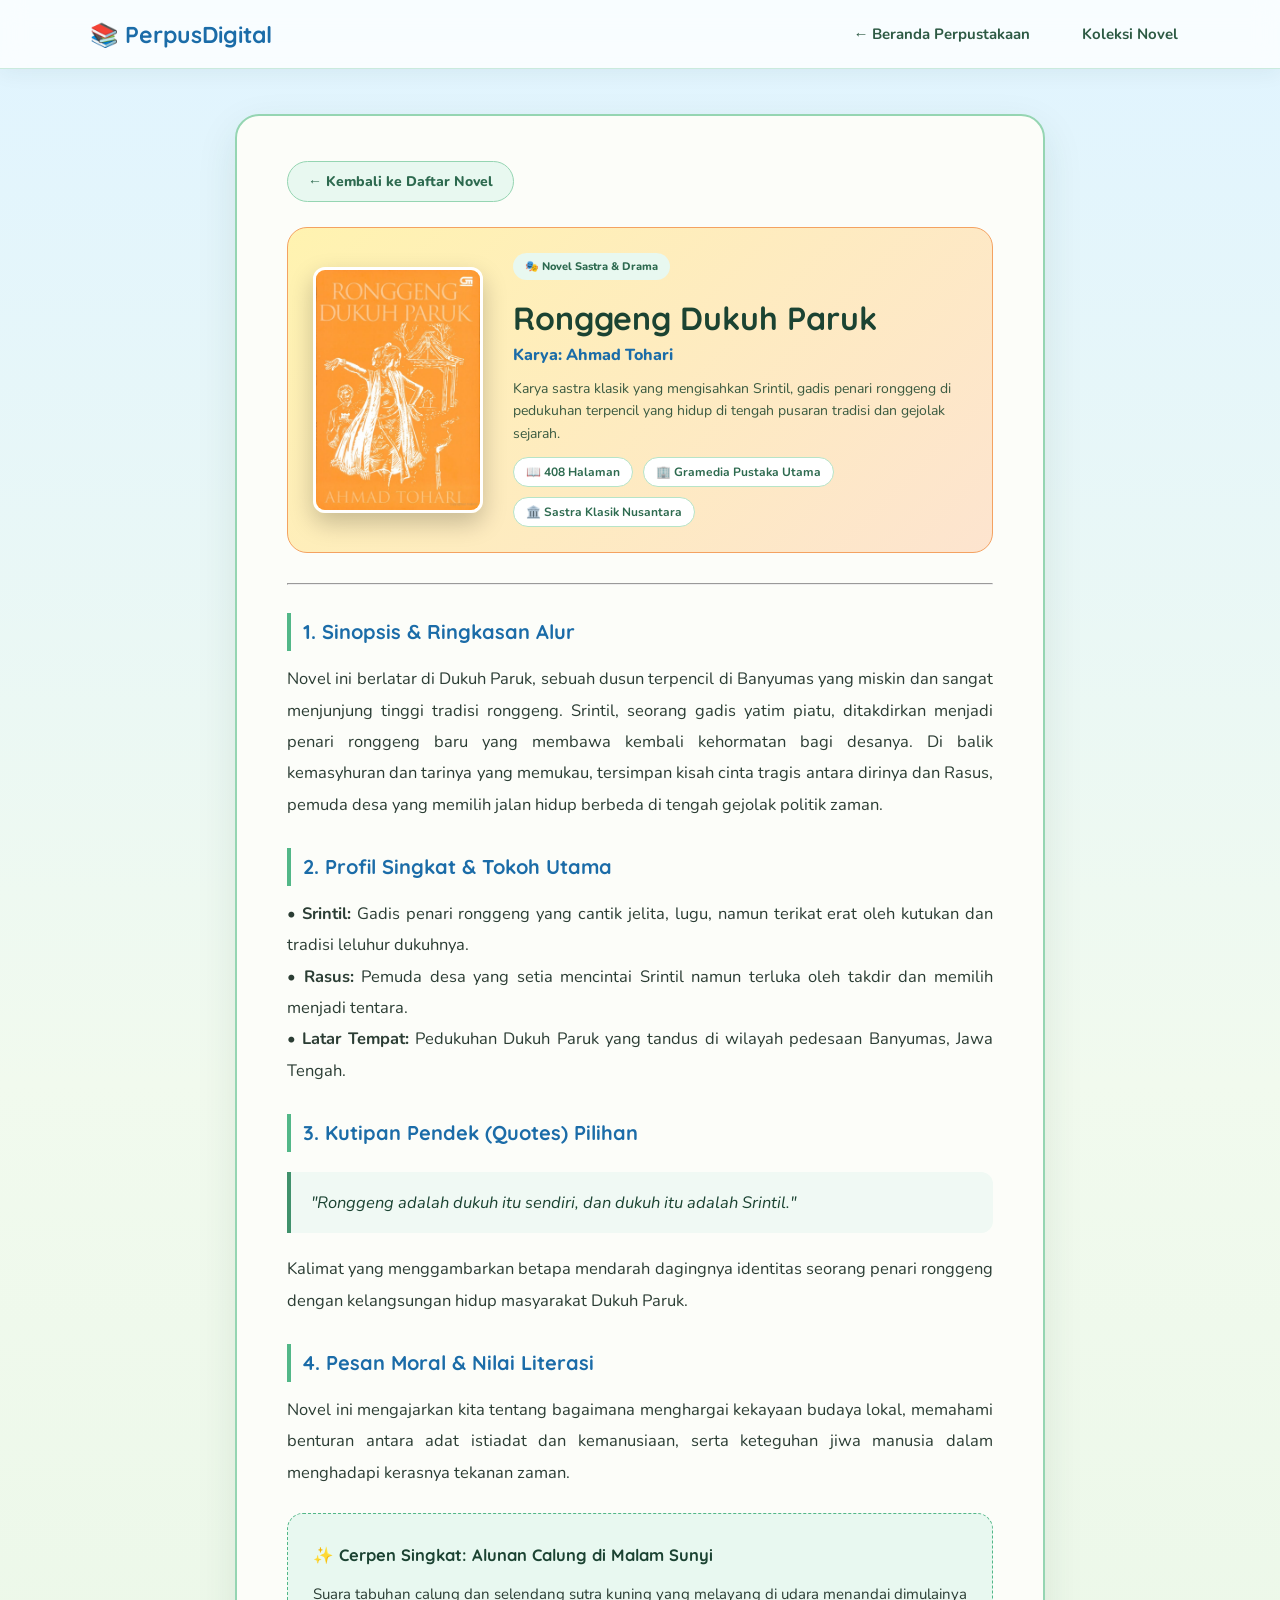
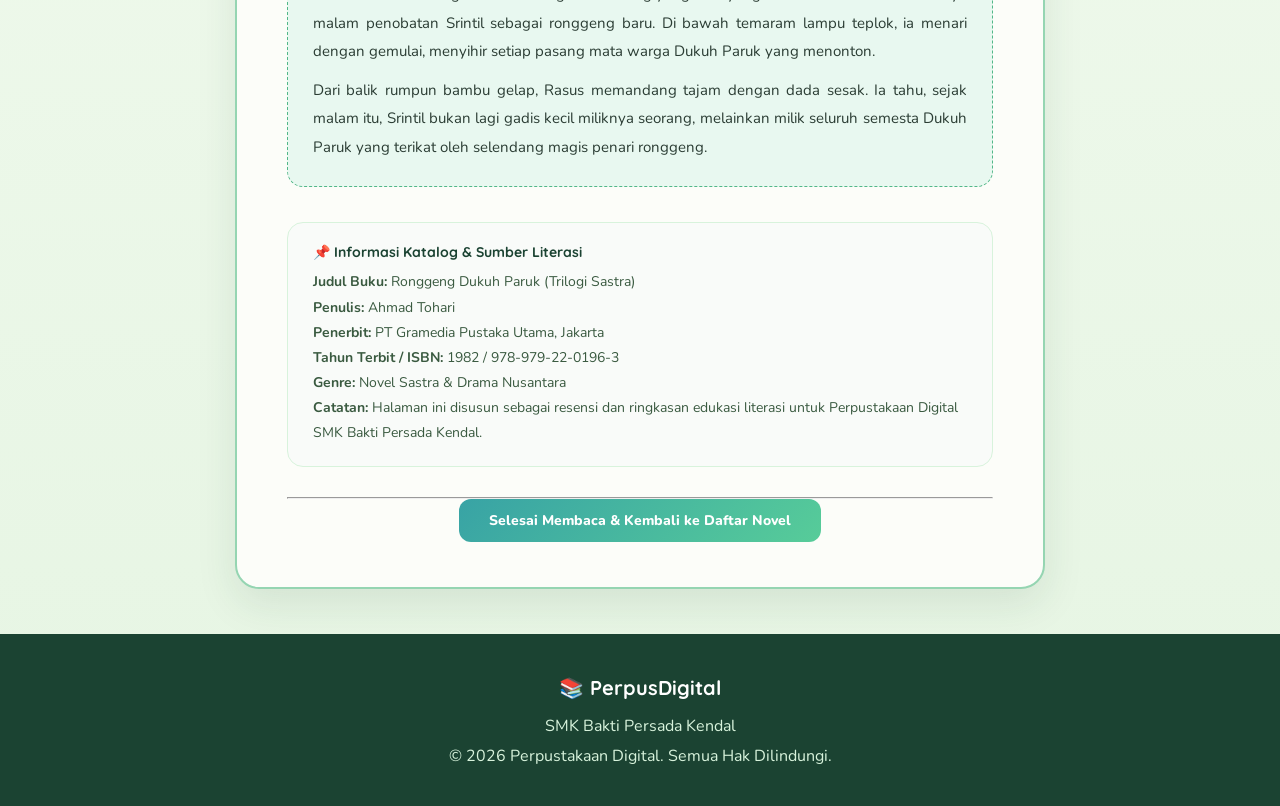
<file: NovelDrama.html/ronggeng.html>
<!DOCTYPE html>
<html lang="id">
<head>
    <meta charset="UTF-8">
    <meta name="viewport" content="width=device-width, initial-scale=1.0">
    <title>Resensi Novel: Ronggeng Dukuh Paruk - PerpusDigital</title>
    <link rel="stylesheet" href="../style.css">
    <style>
        .reader-wrapper { max-width: 850px; margin: 45px auto; padding: 0 20px; }
        .reader-paper { background: #fcfdf9; border: 2px solid #95d5b2; border-radius: 24px; padding: 45px 50px; box-shadow: 0 15px 40px rgba(27, 67, 50, 0.1); }
        .back-link { display: inline-block; margin-bottom: 25px; padding: 10px 20px; background: #e8f8f0; color: #2d6a4f; text-decoration: none; font-weight: 800; font-size: 14px; border-radius: 25px; border: 1px solid #95d5b2; transition: 0.3s; }
        .back-link:hover { background: #52b788; color: white; }
        .book-showcase { display: flex; align-items: center; gap: 30px; background: linear-gradient(135deg, #fff3b0, #fde4cf); padding: 25px; border-radius: 20px; border: 1px solid #f4a261; margin-bottom: 30px; }
        .showcase-cover { width: 170px; height: auto; border-radius: 12px; box-shadow: 0 10px 25px rgba(0, 0, 0, 0.22); border: 3px solid #ffffff; flex-shrink: 0; }
        .showcase-info h1 { font-family: 'Quicksand', sans-serif; font-size: 32px; color: #1b4332; margin: 8px 0 6px 0; }
        .showcase-info .author { color: #1b6ca8; font-weight: 800; font-size: 16px; margin-bottom: 12px; }
        .showcase-meta { display: flex; flex-wrap: wrap; gap: 10px; margin-top: 12px; }
        .meta-badge { background: #ffffff; color: #2d6a4f; font-size: 12px; font-weight: 700; padding: 6px 12px; border-radius: 15px; border: 1px solid #b7e4c7; }
        .story-content { color: #2b3d34; line-height: 1.9; font-size: 16.5px; }
        .story-content h3 { font-family: 'Quicksand', sans-serif; color: #1b6ca8; font-size: 20px; margin-top: 28px; margin-bottom: 12px; border-left: 4px solid #52b788; padding-left: 12px; }
        .story-content p { margin-bottom: 16px; text-align: justify; }
        .quote-box { background: #f0f9f4; border-left: 4px solid #40916c; padding: 15px 20px; margin: 20px 0; font-style: italic; color: #1b4332; border-radius: 0 12px 12px 0; }
        .cerpen-box { background: #e8f8f0; border: 1.5px dashed #52b788; border-radius: 16px; padding: 25px; margin-top: 25px; }
        .source-box { margin-top: 35px; background: #f9fbf9; border: 1px solid #d8f3dc; border-radius: 16px; padding: 20px 25px; font-size: 14px; color: #3a5a40; }
        @media (max-width: 650px) {
            .reader-paper { padding: 28px 20px; }
            .book-showcase { flex-direction: column; text-align: center; }
            .showcase-meta { justify-content: center; }
            .showcase-info h1 { font-size: 24px; }
        }
    </style>
</head>
<body>
    <nav class="navbar">
        <div class="brand">📚 PerpusDigital</div>
        <div class="nav-links">
            <a href="../index.html">← Beranda Perpustakaan</a>
            <a href="../index.html#koleksi">Koleksi Novel</a>
        </div>
    </nav>

    <main class="reader-wrapper">
        <div class="reader-paper">
            <a href="../index.html#koleksi" class="back-link">← Kembali ke Daftar Novel</a>

            <div class="book-showcase">
                <img src="../NovelDrama/NoveldeamaRonggengDukuhParuk.jpg" alt="Ronggeng Dukuh Paruk" class="showcase-cover">
                <div class="showcase-info">
                    <span class="book-category">🎭 Novel Sastra & Drama</span>
                    <h1>Ronggeng Dukuh Paruk</h1>
                    <p class="author">Karya: Ahmad Tohari</p>
                    <p style="font-size: 14px; color: #3a5a40; line-height: 1.6;">
                        Karya sastra klasik yang mengisahkan Srintil, gadis penari ronggeng di pedukuhan terpencil yang hidup di tengah pusaran tradisi dan gejolak sejarah.
                    </p>
                    <div class="showcase-meta">
                        <span class="meta-badge">📖 408 Halaman</span>
                        <span class="meta-badge">🏢 Gramedia Pustaka Utama</span>
                        <span class="meta-badge">🏛️ Sastra Klasik Nusantara</span>
                    </div>
                </div>
            </div>

            <hr class="modal-divider">

            <article class="story-content">
                <h3>1. Sinopsis & Ringkasan Alur</h3>
                <p>
                    Novel ini berlatar di Dukuh Paruk, sebuah dusun terpencil di Banyumas yang miskin dan sangat menjunjung tinggi tradisi ronggeng. Srintil, seorang gadis yatim piatu, ditakdirkan menjadi penari ronggeng baru yang membawa kembali kehormatan bagi desanya. Di balik kemasyhuran dan tarinya yang memukau, tersimpan kisah cinta tragis antara dirinya dan Rasus, pemuda desa yang memilih jalan hidup berbeda di tengah gejolak politik zaman.
                </p>

                <h3>2. Profil Singkat & Tokoh Utama</h3>
                <p>
                    <strong>• Srintil:</strong> Gadis penari ronggeng yang cantik jelita, lugu, namun terikat erat oleh kutukan dan tradisi leluhur dukuhnya.<br>
                    <strong>• Rasus:</strong> Pemuda desa yang setia mencintai Srintil namun terluka oleh takdir dan memilih menjadi tentara.<br>
                    <strong>• Latar Tempat:</strong> Pedukuhan Dukuh Paruk yang tandus di wilayah pedesaan Banyumas, Jawa Tengah.
                </p>

                <h3>3. Kutipan Pendek (Quotes) Pilihan</h3>
                <div class="quote-box">
                    "Ronggeng adalah dukuh itu sendiri, dan dukuh itu adalah Srintil."
                </div>
                <p>Kalimat yang menggambarkan betapa mendarah dagingnya identitas seorang penari ronggeng dengan kelangsungan hidup masyarakat Dukuh Paruk.</p>

                <h3>4. Pesan Moral & Nilai Literasi</h3>
                <p>
                    Novel ini mengajarkan kita tentang bagaimana menghargai kekayaan budaya lokal, memahami benturan antara adat istiadat dan kemanusiaan, serta keteguhan jiwa manusia dalam menghadapi kerasnya tekanan zaman.
                </p>

                <!-- CERPEN SINGKAT -->
                <div class="cerpen-box">
                    <h4 style="font-family: 'Quicksand', sans-serif; color: #1b4332; margin-bottom: 10px;">✨ Cerpen Singkat: Alunan Calung di Malam Sunyi</h4>
                    <p style="font-size: 15px; margin-bottom: 10px;">
                        Suara tabuhan calung dan selendang sutra kuning yang melayang di udara menandai dimulainya malam penobatan Srintil sebagai ronggeng baru. Di bawah temaram lampu teplok, ia menari dengan gemulai, menyihir setiap pasang mata warga Dukuh Paruk yang menonton.
                    </p>
                    <p style="font-size: 15px; margin-bottom: 0;">
                        Dari balik rumpun bambu gelap, Rasus memandang tajam dengan dada sesak. Ia tahu, sejak malam itu, Srintil bukan lagi gadis kecil miliknya seorang, melainkan milik seluruh semesta Dukuh Paruk yang terikat oleh selendang magis penari ronggeng.
                    </p>
                </div>
            </article>

            <!-- INFORMASI KATALOG & SUMBER -->
            <section class="source-box">
                <h4 style="font-family: 'Quicksand', sans-serif; color: #1b4332; margin-bottom: 8px;">📌 Informasi Katalog & Sumber Literasi</h4>
                <ul style="list-style: none; line-height: 1.8;">
                    <li><strong>Judul Buku:</strong> Ronggeng Dukuh Paruk (Trilogi Sastra)</li>
                    <li><strong>Penulis:</strong> Ahmad Tohari</li>
                    <li><strong>Penerbit:</strong> PT Gramedia Pustaka Utama, Jakarta</li>
                    <li><strong>Tahun Terbit / ISBN:</strong> 1982 / 978-979-22-0196-3</li>
                    <li><strong>Genre:</strong> Novel Sastra & Drama Nusantara</li>
                    <li><strong>Catatan:</strong> Halaman ini disusun sebagai resensi dan ringkasan edukasi literasi untuk Perpustakaan Digital SMK Bakti Persada Kendal.</li>
                </ul>
            </section>

            <hr class="modal-divider" style="margin-top: 30px;">
            <div style="text-align: center;">
                <a href="../index.html#koleksi" class="borrow-button" style="display: inline-block; width: auto; padding: 12px 30px;">
                    Selesai Membaca & Kembali ke Daftar Novel
                </a>
            </div>
        </div>
    </main>

    <footer>
        <h3>📚 PerpusDigital</h3>
        <p>SMK Bakti Persada Kendal</p>
        <p>© 2026 Perpustakaan Digital. Semua Hak Dilindungi.</p>
    </footer>
</body>
</html>
</file>
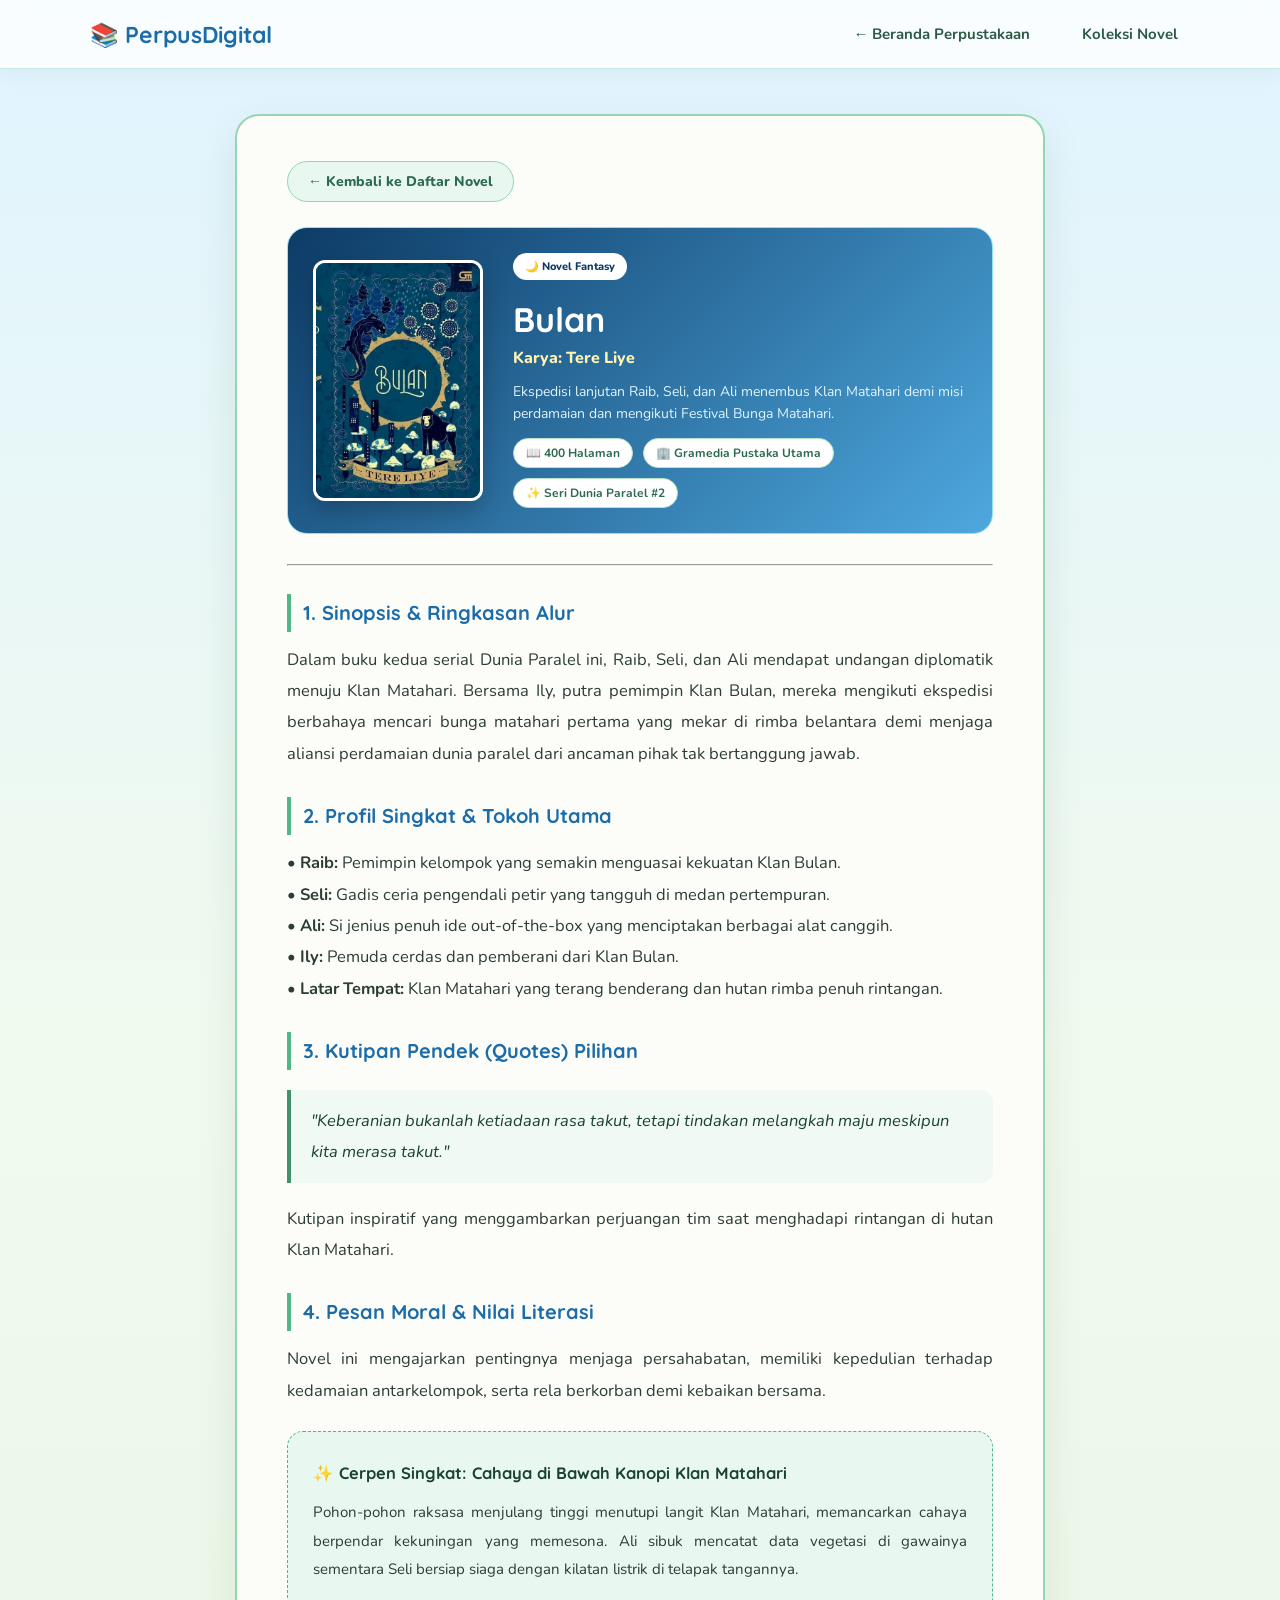
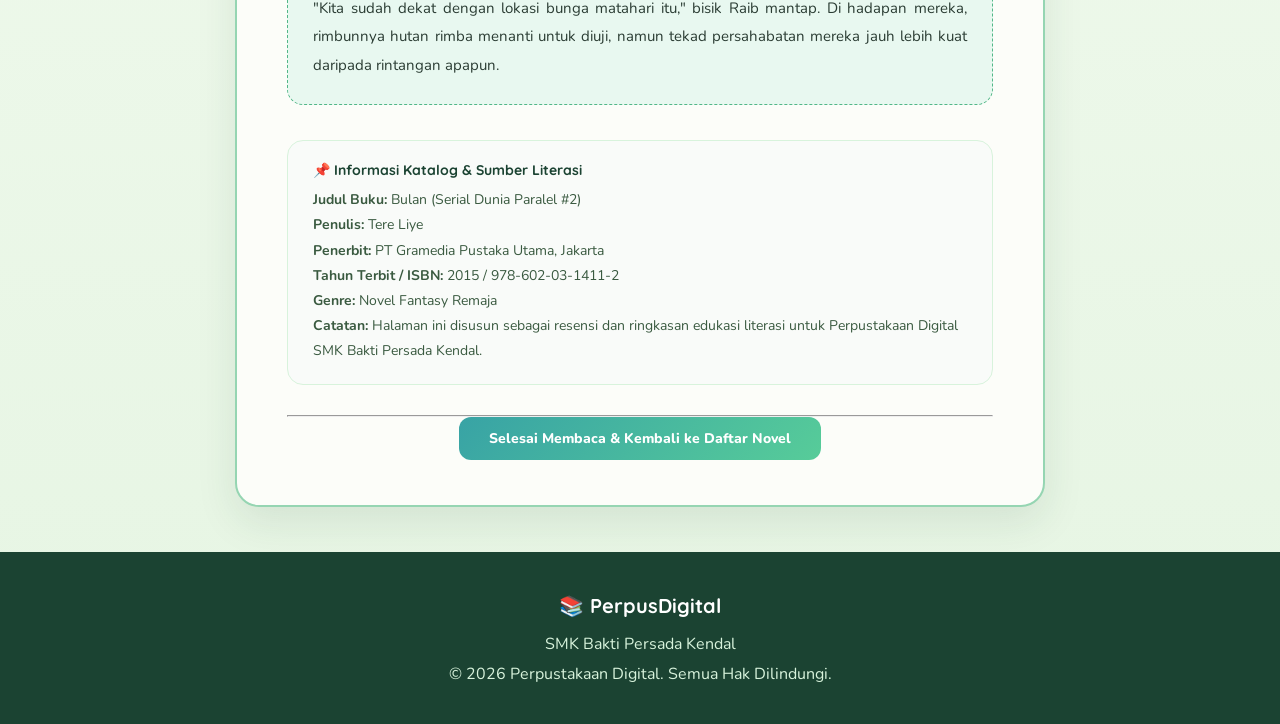
<file: NovelFantasy.html/bulanseries.html>
<!DOCTYPE html>
<html lang="id">
<head>
    <meta charset="UTF-8">
    <meta name="viewport" content="width=device-width, initial-scale=1.0">
    <title>Resensi Novel: Bulan (Tere Liye) - PerpusDigital</title>
    <link rel="stylesheet" href="../style.css">
    <style>
        .reader-wrapper { max-width: 850px; margin: 45px auto; padding: 0 20px; }
        .reader-paper { background: #fcfdf9; border: 2px solid #95d5b2; border-radius: 24px; padding: 45px 50px; box-shadow: 0 15px 40px rgba(27, 67, 50, 0.1); }
        .back-link { display: inline-block; margin-bottom: 25px; padding: 10px 20px; background: #e8f8f0; color: #2d6a4f; text-decoration: none; font-weight: 800; font-size: 14px; border-radius: 25px; border: 1px solid #95d5b2; transition: 0.3s; }
        .back-link:hover { background: #52b788; color: white; }
        .book-showcase { display: flex; align-items: center; gap: 30px; background: linear-gradient(135deg, #0d3b66, #4ea8de); padding: 25px; border-radius: 20px; border: 1px solid #90e0ef; margin-bottom: 30px; }
        .showcase-cover { width: 170px; height: auto; border-radius: 12px; box-shadow: 0 10px 25px rgba(0, 0, 0, 0.22); border: 3px solid #ffffff; flex-shrink: 0; }
        .showcase-info h1 { font-family: 'Quicksand', sans-serif; font-size: 34px; color: #ffffff; margin: 8px 0 6px 0; }
        .showcase-info .author { color: #fff3b0; font-weight: 800; font-size: 16px; margin-bottom: 12px; }
        .showcase-meta { display: flex; flex-wrap: wrap; gap: 10px; margin-top: 12px; }
        .meta-badge { background: #ffffff; color: #2d6a4f; font-size: 12px; font-weight: 700; padding: 6px 12px; border-radius: 15px; border: 1px solid #b7e4c7; }
        .story-content { color: #2b3d34; line-height: 1.9; font-size: 16.5px; }
        .story-content h3 { font-family: 'Quicksand', sans-serif; color: #1b6ca8; font-size: 20px; margin-top: 28px; margin-bottom: 12px; border-left: 4px solid #52b788; padding-left: 12px; }
        .story-content p { margin-bottom: 16px; text-align: justify; }
        .quote-box { background: #f0f9f4; border-left: 4px solid #40916c; padding: 15px 20px; margin: 20px 0; font-style: italic; color: #1b4332; border-radius: 0 12px 12px 0; }
        .cerpen-box { background: #e8f8f0; border: 1.5px dashed #52b788; border-radius: 16px; padding: 25px; margin-top: 25px; }
        .source-box { margin-top: 35px; background: #f9fbf9; border: 1px solid #d8f3dc; border-radius: 16px; padding: 20px 25px; font-size: 14px; color: #3a5a40; }
        @media (max-width: 650px) {
            .reader-paper { padding: 28px 20px; }
            .book-showcase { flex-direction: column; text-align: center; }
            .showcase-meta { justify-content: center; }
            .showcase-info h1 { font-size: 26px; }
        }
    </style>
</head>
<body>
    <nav class="navbar">
        <div class="brand">📚 PerpusDigital</div>
        <div class="nav-links">
            <a href="../index.html">← Beranda Perpustakaan</a>
            <a href="../index.html#koleksi">Koleksi Novel</a>
        </div>
    </nav>

    <main class="reader-wrapper">
        <div class="reader-paper">
            <a href="../index.html#koleksi" class="back-link">← Kembali ke Daftar Novel</a>

            <div class="book-showcase">
                <img src="../NovelFantasy/Novelfantasybulan.jpg" alt="Bulan" class="showcase-cover">
                <div class="showcase-info">
                    <span class="book-category" style="background:#fff; color:#0d3b66;">🌙 Novel Fantasy</span>
                    <h1 style="color:#fff;">Bulan</h1>
                    <p class="author">Karya: Tere Liye</p>
                    <p style="font-size: 14px; color: #e0f4ff; line-height: 1.6;">
                        Ekspedisi lanjutan Raib, Seli, dan Ali menembus Klan Matahari demi misi perdamaian dan mengikuti Festival Bunga Matahari.
                    </p>
                    <div class="showcase-meta">
                        <span class="meta-badge">📖 400 Halaman</span>
                        <span class="meta-badge">🏢 Gramedia Pustaka Utama</span>
                        <span class="meta-badge">✨ Seri Dunia Paralel #2</span>
                    </div>
                </div>
            </div>

            <hr class="modal-divider">

            <article class="story-content">
                <h3>1. Sinopsis & Ringkasan Alur</h3>
                <p>
                    Dalam buku kedua serial Dunia Paralel ini, Raib, Seli, dan Ali mendapat undangan diplomatik menuju Klan Matahari. Bersama Ily, putra pemimpin Klan Bulan, mereka mengikuti ekspedisi berbahaya mencari bunga matahari pertama yang mekar di rimba belantara demi menjaga aliansi perdamaian dunia paralel dari ancaman pihak tak bertanggung jawab.
                </p>

                <h3>2. Profil Singkat & Tokoh Utama</h3>
                <p>
                    <strong>• Raib:</strong> Pemimpin kelompok yang semakin menguasai kekuatan Klan Bulan.<br>
                    <strong>• Seli:</strong> Gadis ceria pengendali petir yang tangguh di medan pertempuran.<br>
                    <strong>• Ali:</strong> Si jenius penuh ide out-of-the-box yang menciptakan berbagai alat canggih.<br>
                    <strong>• Ily:</strong> Pemuda cerdas dan pemberani dari Klan Bulan.<br>
                    <strong>• Latar Tempat:</strong> Klan Matahari yang terang benderang dan hutan rimba penuh rintangan.
                </p>

                <h3>3. Kutipan Pendek (Quotes) Pilihan</h3>
                <div class="quote-box">
                    "Keberanian bukanlah ketiadaan rasa takut, tetapi tindakan melangkah maju meskipun kita merasa takut."
                </div>
                <p>Kutipan inspiratif yang menggambarkan perjuangan tim saat menghadapi rintangan di hutan Klan Matahari.</p>

                <h3>4. Pesan Moral & Nilai Literasi</h3>
                <p>
                    Novel ini mengajarkan pentingnya menjaga persahabatan, memiliki kepedulian terhadap kedamaian antarkelompok, serta rela berkorban demi kebaikan bersama.
                </p>

                <!-- CERPEN SINGKAT -->
                <div class="cerpen-box">
                    <h4 style="font-family: 'Quicksand', sans-serif; color: #1b4332; margin-bottom: 10px;">✨ Cerpen Singkat: Cahaya di Bawah Kanopi Klan Matahari</h4>
                    <p style="font-size: 15px; margin-bottom: 10px;">
                        Pohon-pohon raksasa menjulang tinggi menutupi langit Klan Matahari, memancarkan cahaya berpendar kekuningan yang memesona. Ali sibuk mencatat data vegetasi di gawainya sementara Seli bersiap siaga dengan kilatan listrik di telapak tangannya.
                    </p>
                    <p style="font-size: 15px; margin-bottom: 0;">
                        "Kita sudah dekat dengan lokasi bunga matahari itu," bisik Raib mantap. Di hadapan mereka, rimbunnya hutan rimba menanti untuk diuji, namun tekad persahabatan mereka jauh lebih kuat daripada rintangan apapun.
                    </p>
                </div>
            </article>

            <!-- INFORMASI KATALOG & SUMBER -->
            <section class="source-box">
                <h4 style="font-family: 'Quicksand', sans-serif; color: #1b4332; margin-bottom: 8px;">📌 Informasi Katalog & Sumber Literasi</h4>
                <ul style="list-style: none; line-height: 1.8;">
                    <li><strong>Judul Buku:</strong> Bulan (Serial Dunia Paralel #2)</li>
                    <li><strong>Penulis:</strong> Tere Liye</li>
                    <li><strong>Penerbit:</strong> PT Gramedia Pustaka Utama, Jakarta</li>
                    <li><strong>Tahun Terbit / ISBN:</strong> 2015 / 978-602-03-1411-2</li>
                    <li><strong>Genre:</strong> Novel Fantasy Remaja</li>
                    <li><strong>Catatan:</strong> Halaman ini disusun sebagai resensi dan ringkasan edukasi literasi untuk Perpustakaan Digital SMK Bakti Persada Kendal.</li>
                </ul>
            </section>

            <hr class="modal-divider" style="margin-top: 30px;">
            <div style="text-align: center;">
                <a href="../index.html#koleksi" class="borrow-button" style="display: inline-block; width: auto; padding: 12px 30px;">
                    Selesai Membaca & Kembali ke Daftar Novel
                </a>
            </div>
        </div>
    </main>

    <footer>
        <h3>📚 PerpusDigital</h3>
        <p>SMK Bakti Persada Kendal</p>
        <p>© 2026 Perpustakaan Digital. Semua Hak Dilindungi.</p>
    </footer>
</body>
</html>
</file>
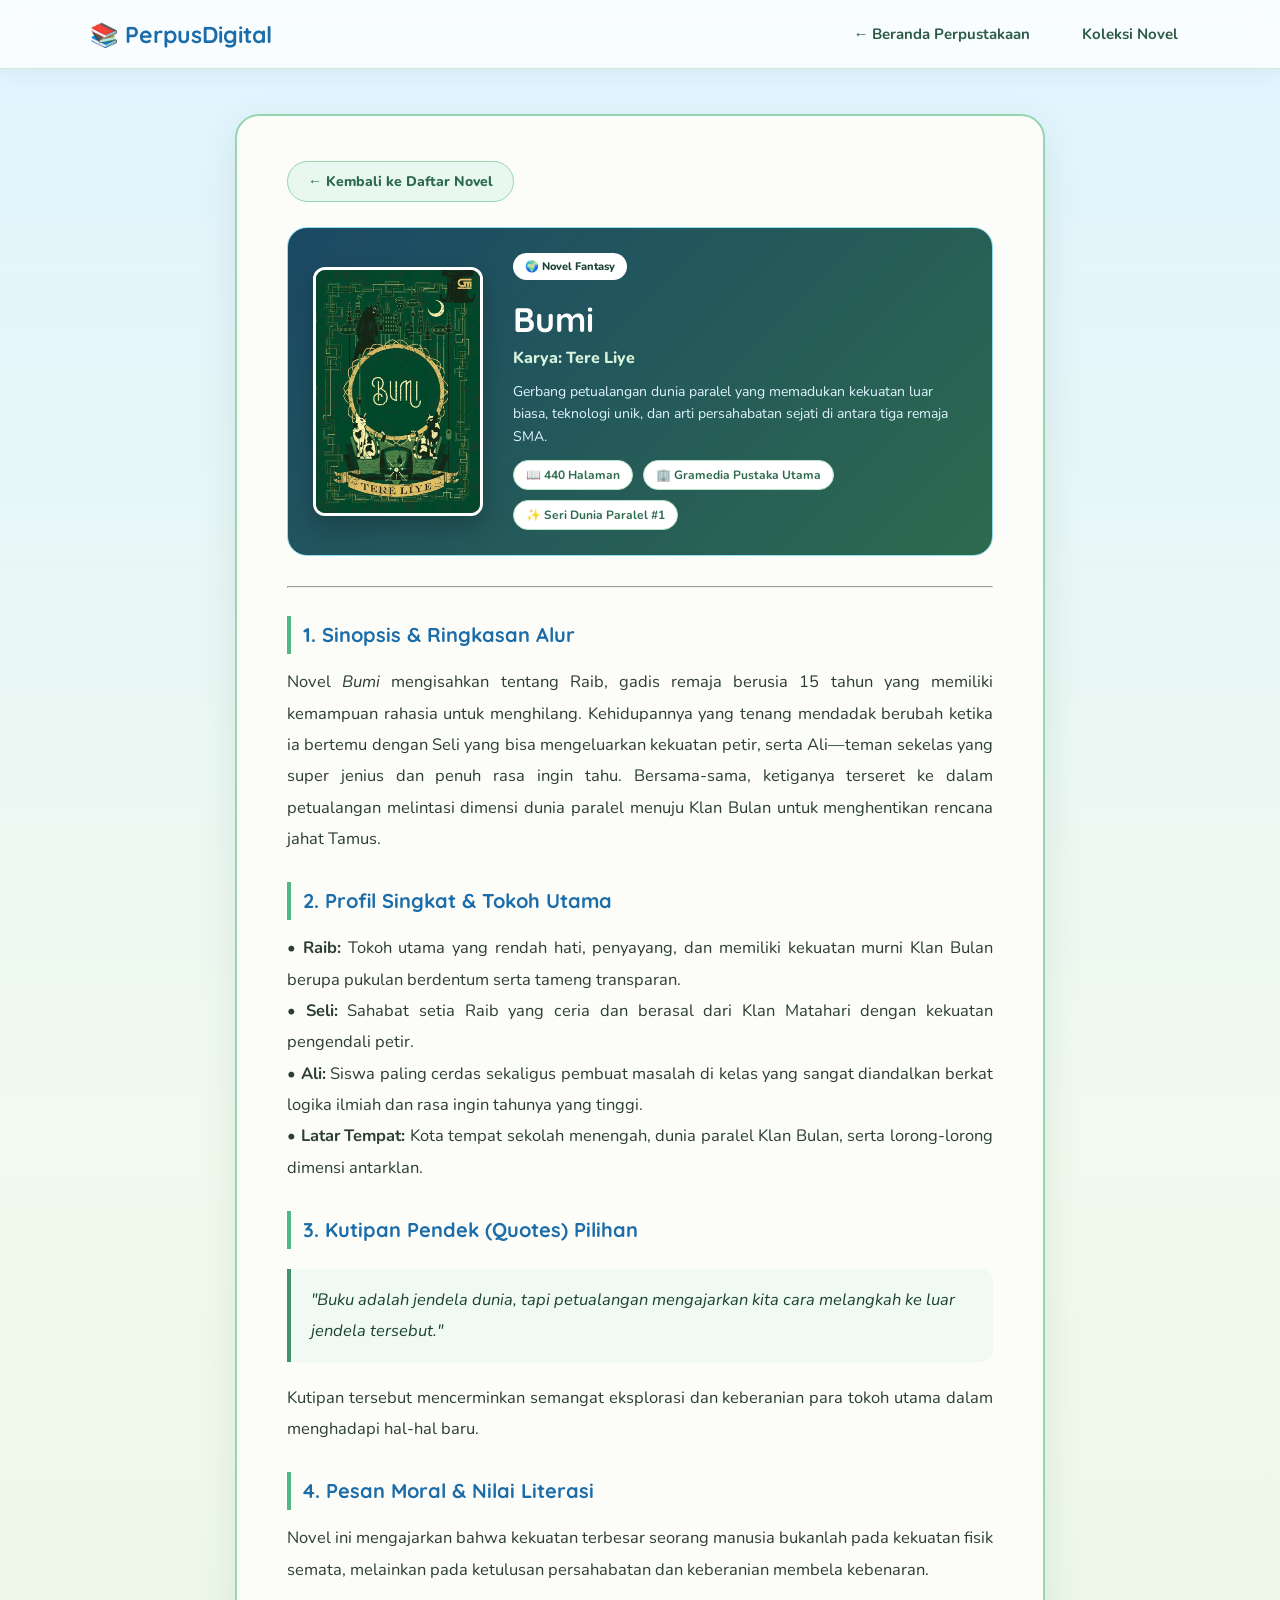
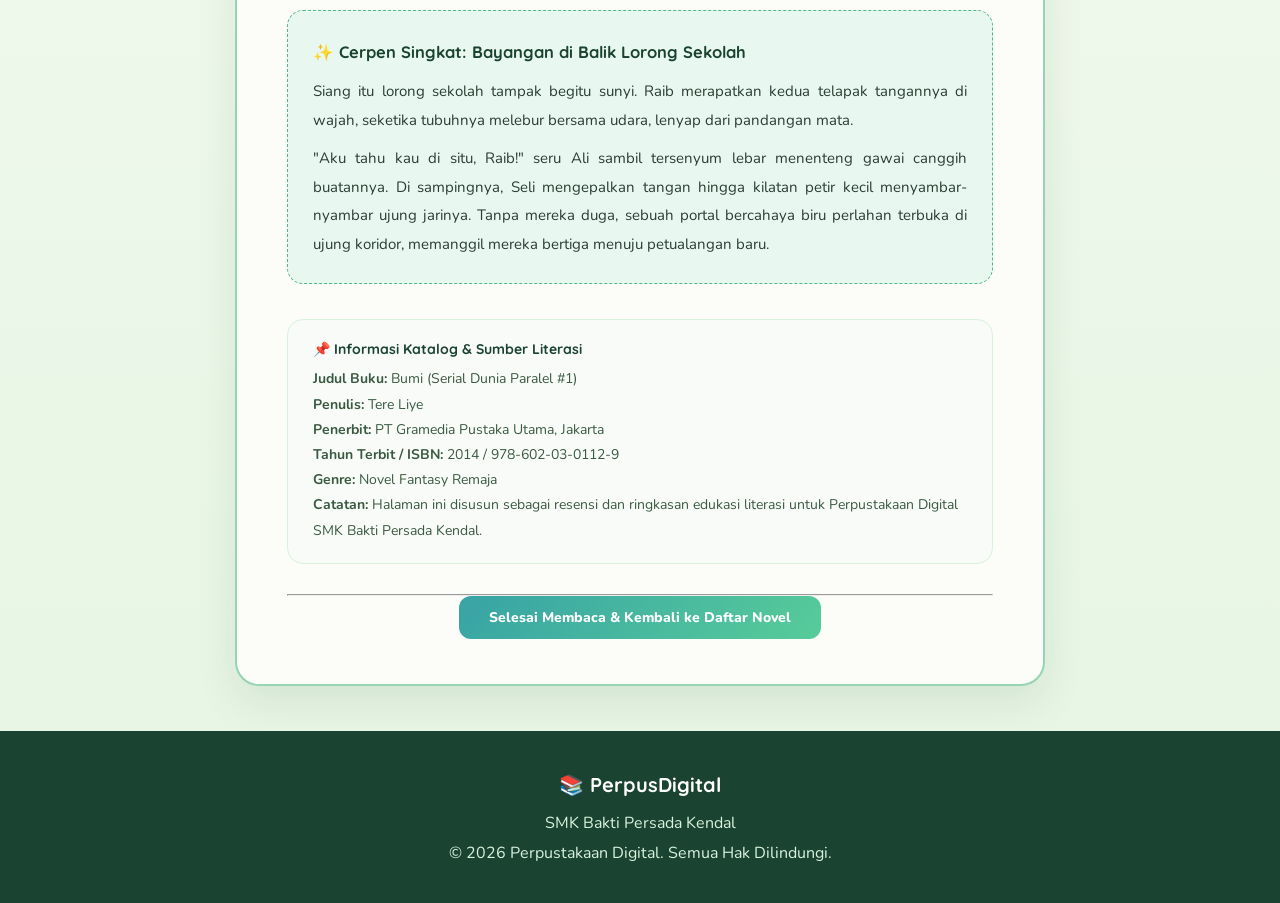
<file: NovelFantasy.html/bumiseries.html>
<!DOCTYPE html>
<html lang="id">
<head>
    <meta charset="UTF-8">
    <meta name="viewport" content="width=device-width, initial-scale=1.0">
    <title>Resensi Novel: Bumi (Tere Liye) - PerpusDigital</title>
    <link rel="stylesheet" href="../style.css">
    <style>
        .reader-wrapper { max-width: 850px; margin: 45px auto; padding: 0 20px; }
        .reader-paper { background: #fcfdf9; border: 2px solid #95d5b2; border-radius: 24px; padding: 45px 50px; box-shadow: 0 15px 40px rgba(27, 67, 50, 0.1); }
        .back-link { display: inline-block; margin-bottom: 25px; padding: 10px 20px; background: #e8f8f0; color: #2d6a4f; text-decoration: none; font-weight: 800; font-size: 14px; border-radius: 25px; border: 1px solid #95d5b2; transition: 0.3s; }
        .back-link:hover { background: #52b788; color: white; }
        .book-showcase { display: flex; align-items: center; gap: 30px; background: linear-gradient(135deg, #1b4965, #2d6a4f); padding: 25px; border-radius: 20px; border: 1px solid #90e0ef; margin-bottom: 30px; }
        .showcase-cover { width: 170px; height: auto; border-radius: 12px; box-shadow: 0 10px 25px rgba(0, 0, 0, 0.22); border: 3px solid #ffffff; flex-shrink: 0; }
        .showcase-info h1 { font-family: 'Quicksand', sans-serif; font-size: 34px; color: #ffffff; margin: 8px 0 6px 0; }
        .showcase-info .author { color: #d8f3dc; font-weight: 800; font-size: 16px; margin-bottom: 12px; }
        .showcase-meta { display: flex; flex-wrap: wrap; gap: 10px; margin-top: 12px; }
        .meta-badge { background: #ffffff; color: #2d6a4f; font-size: 12px; font-weight: 700; padding: 6px 12px; border-radius: 15px; border: 1px solid #b7e4c7; }
        .story-content { color: #2b3d34; line-height: 1.9; font-size: 16.5px; }
        .story-content h3 { font-family: 'Quicksand', sans-serif; color: #1b6ca8; font-size: 20px; margin-top: 28px; margin-bottom: 12px; border-left: 4px solid #52b788; padding-left: 12px; }
        .story-content p { margin-bottom: 16px; text-align: justify; }
        .quote-box { background: #f0f9f4; border-left: 4px solid #40916c; padding: 15px 20px; margin: 20px 0; font-style: italic; color: #1b4332; border-radius: 0 12px 12px 0; }
        .cerpen-box { background: #e8f8f0; border: 1.5px dashed #52b788; border-radius: 16px; padding: 25px; margin-top: 25px; }
        .source-box { margin-top: 35px; background: #f9fbf9; border: 1px solid #d8f3dc; border-radius: 16px; padding: 20px 25px; font-size: 14px; color: #3a5a40; }
        @media (max-width: 650px) {
            .reader-paper { padding: 28px 20px; }
            .book-showcase { flex-direction: column; text-align: center; }
            .showcase-meta { justify-content: center; }
            .showcase-info h1 { font-size: 26px; }
        }
    </style>
</head>
<body>
    <nav class="navbar">
        <div class="brand">📚 PerpusDigital</div>
        <div class="nav-links">
            <a href="../index.html">← Beranda Perpustakaan</a>
            <a href="../index.html#koleksi">Koleksi Novel</a>
        </div>
    </nav>

    <main class="reader-wrapper">
        <div class="reader-paper">
            <a href="../index.html#koleksi" class="back-link">← Kembali ke Daftar Novel</a>

            <div class="book-showcase">
                <img src="../NovelFantasy/Novelfantasybumi.jpg" alt="Bumi" class="showcase-cover">
                <div class="showcase-info">
                    <span class="book-category" style="background:#fff; color:#1b4332;">🌍 Novel Fantasy</span>
                    <h1 style="color:#fff;">Bumi</h1>
                    <p class="author">Karya: Tere Liye</p>
                    <p style="font-size: 14px; color: #e0f4ff; line-height: 1.6;">
                        Gerbang petualangan dunia paralel yang memadukan kekuatan luar biasa, teknologi unik, dan arti persahabatan sejati di antara tiga remaja SMA.
                    </p>
                    <div class="showcase-meta">
                        <span class="meta-badge">📖 440 Halaman</span>
                        <span class="meta-badge">🏢 Gramedia Pustaka Utama</span>
                        <span class="meta-badge">✨ Seri Dunia Paralel #1</span>
                    </div>
                </div>
            </div>

            <hr class="modal-divider">

            <article class="story-content">
                <h3>1. Sinopsis & Ringkasan Alur</h3>
                <p>
                    Novel <em>Bumi</em> mengisahkan tentang Raib, gadis remaja berusia 15 tahun yang memiliki kemampuan rahasia untuk menghilang. Kehidupannya yang tenang mendadak berubah ketika ia bertemu dengan Seli yang bisa mengeluarkan kekuatan petir, serta Ali—teman sekelas yang super jenius dan penuh rasa ingin tahu. Bersama-sama, ketiganya terseret ke dalam petualangan melintasi dimensi dunia paralel menuju Klan Bulan untuk menghentikan rencana jahat Tamus.
                </p>

                <h3>2. Profil Singkat & Tokoh Utama</h3>
                <p>
                    <strong>• Raib:</strong> Tokoh utama yang rendah hati, penyayang, dan memiliki kekuatan murni Klan Bulan berupa pukulan berdentum serta tameng transparan.<br>
                    <strong>• Seli:</strong> Sahabat setia Raib yang ceria dan berasal dari Klan Matahari dengan kekuatan pengendali petir.<br>
                    <strong>• Ali:</strong> Siswa paling cerdas sekaligus pembuat masalah di kelas yang sangat diandalkan berkat logika ilmiah dan rasa ingin tahunya yang tinggi.<br>
                    <strong>• Latar Tempat:</strong> Kota tempat sekolah menengah, dunia paralel Klan Bulan, serta lorong-lorong dimensi antarklan.
                </p>

                <h3>3. Kutipan Pendek (Quotes) Pilihan</h3>
                <div class="quote-box">
                    "Buku adalah jendela dunia, tapi petualangan mengajarkan kita cara melangkah ke luar jendela tersebut."
                </div>
                <p>Kutipan tersebut mencerminkan semangat eksplorasi dan keberanian para tokoh utama dalam menghadapi hal-hal baru.</p>

                <h3>4. Pesan Moral & Nilai Literasi</h3>
                <p>
                    Novel ini mengajarkan bahwa kekuatan terbesar seorang manusia bukanlah pada kekuatan fisik semata, melainkan pada ketulusan persahabatan dan keberanian membela kebenaran.
                </p>

                <!-- CERPEN SINGKAT -->
                <div class="cerpen-box">
                    <h4 style="font-family: 'Quicksand', sans-serif; color: #1b4332; margin-bottom: 10px;">✨ Cerpen Singkat: Bayangan di Balik Lorong Sekolah</h4>
                    <p style="font-size: 15px; margin-bottom: 10px;">
                        Siang itu lorong sekolah tampak begitu sunyi. Raib merapatkan kedua telapak tangannya di wajah, seketika tubuhnya melebur bersama udara, lenyap dari pandangan mata. 
                    </p>
                    <p style="font-size: 15px; margin-bottom: 0;">
                        "Aku tahu kau di situ, Raib!" seru Ali sambil tersenyum lebar menenteng gawai canggih buatannya. Di sampingnya, Seli mengepalkan tangan hingga kilatan petir kecil menyambar-nyambar ujung jarinya. Tanpa mereka duga, sebuah portal bercahaya biru perlahan terbuka di ujung koridor, memanggil mereka bertiga menuju petualangan baru.
                    </p>
                </div>
            </article>

            <!-- INFORMASI KATALOG & SUMBER -->
            <section class="source-box">
                <h4 style="font-family: 'Quicksand', sans-serif; color: #1b4332; margin-bottom: 8px;">📌 Informasi Katalog & Sumber Literasi</h4>
                <ul style="list-style: none; line-height: 1.8;">
                    <li><strong>Judul Buku:</strong> Bumi (Serial Dunia Paralel #1)</li>
                    <li><strong>Penulis:</strong> Tere Liye</li>
                    <li><strong>Penerbit:</strong> PT Gramedia Pustaka Utama, Jakarta</li>
                    <li><strong>Tahun Terbit / ISBN:</strong> 2014 / 978-602-03-0112-9</li>
                    <li><strong>Genre:</strong> Novel Fantasy Remaja</li>
                    <li><strong>Catatan:</strong> Halaman ini disusun sebagai resensi dan ringkasan edukasi literasi untuk Perpustakaan Digital SMK Bakti Persada Kendal.</li>
                </ul>
            </section>

            <hr class="modal-divider" style="margin-top: 30px;">
            <div style="text-align: center;">
                <a href="../index.html#koleksi" class="borrow-button" style="display: inline-block; width: auto; padding: 12px 30px;">
                    Selesai Membaca & Kembali ke Daftar Novel
                </a>
            </div>
        </div>
    </main>

    <footer>
        <h3>📚 PerpusDigital</h3>
        <p>SMK Bakti Persada Kendal</p>
        <p>© 2026 Perpustakaan Digital. Semua Hak Dilindungi.</p>
    </footer>
</body>
</html>
</file>
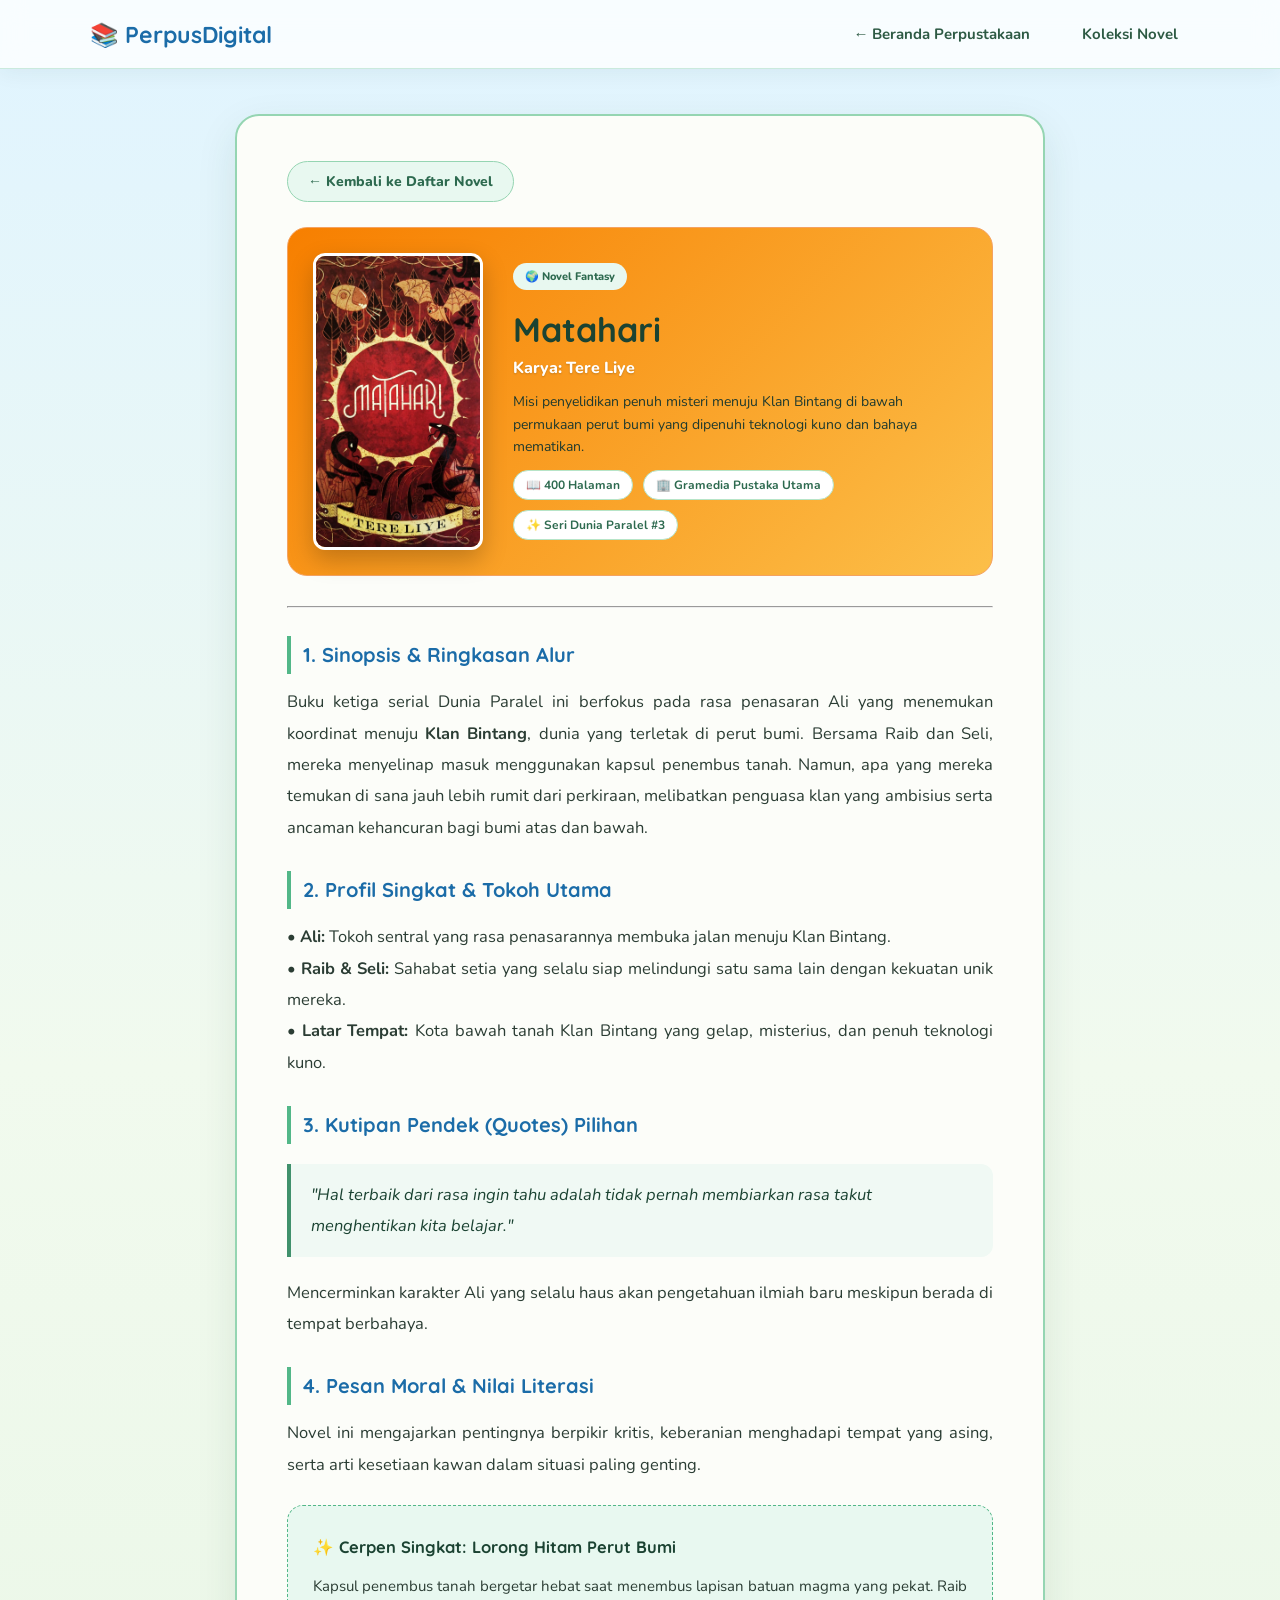
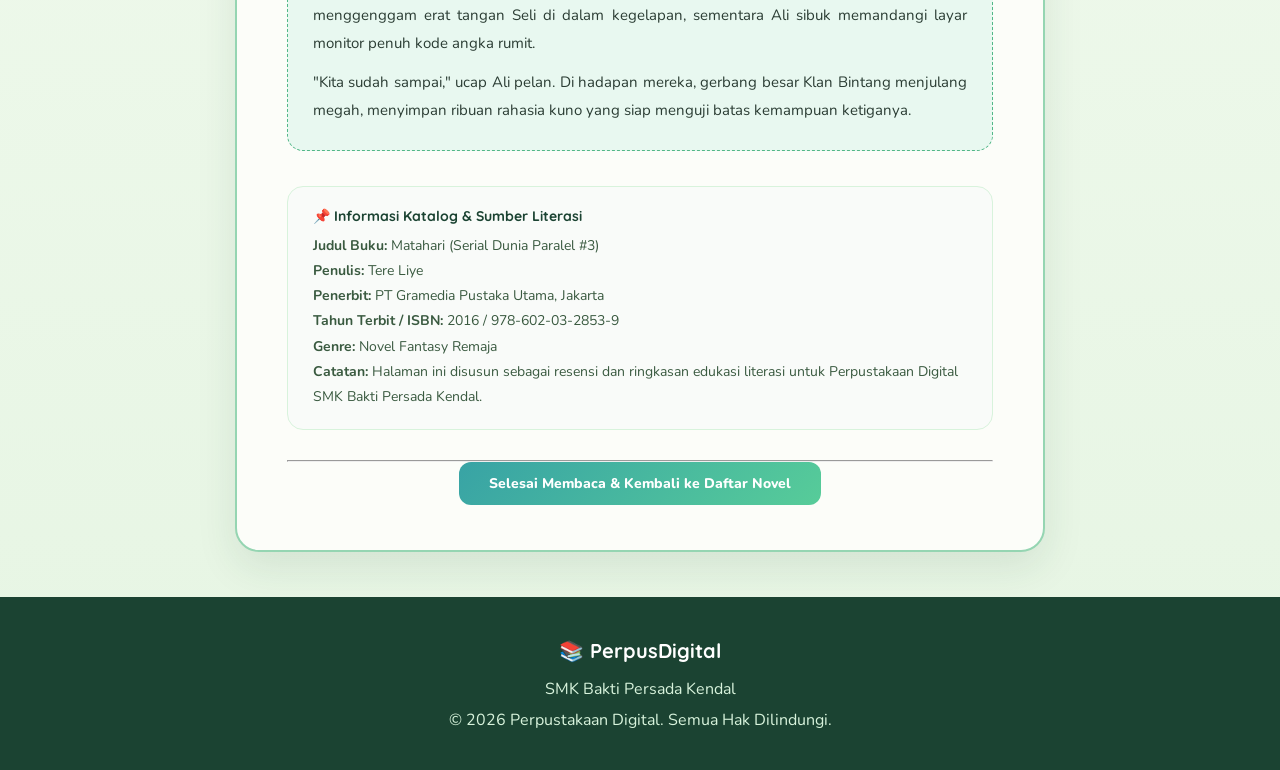
<file: NovelFantasy.html/matahariseries.html>
<!DOCTYPE html>
<html lang="id">
<head>
    <meta charset="UTF-8">
    <meta name="viewport" content="width=device-width, initial-scale=1.0">
    <title>Resensi Novel: Matahari (Tere Liye) - PerpusDigital</title>
    <link rel="stylesheet" href="../style.css">
    <style>
        .reader-wrapper { max-width: 850px; margin: 45px auto; padding: 0 20px; }
        .reader-paper { background: #fcfdf9; border: 2px solid #95d5b2; border-radius: 24px; padding: 45px 50px; box-shadow: 0 15px 40px rgba(27, 67, 50, 0.1); }
        .back-link { display: inline-block; margin-bottom: 25px; padding: 10px 20px; background: #e8f8f0; color: #2d6a4f; text-decoration: none; font-weight: 800; font-size: 14px; border-radius: 25px; border: 1px solid #95d5b2; transition: 0.3s; }
        .back-link:hover { background: #52b788; color: white; }
        .book-showcase { display: flex; align-items: center; gap: 30px; background: linear-gradient(135deg, #f77f00, #fcbf49); padding: 25px; border-radius: 20px; border: 1px solid #f4a261; margin-bottom: 30px; }
        .showcase-cover { width: 170px; height: auto; border-radius: 12px; box-shadow: 0 10px 25px rgba(0, 0, 0, 0.22); border: 3px solid #ffffff; flex-shrink: 0; }
        .showcase-info h1 { font-family: 'Quicksand', sans-serif; font-size: 34px; color: #1b4332; margin: 8px 0 6px 0; }
        .showcase-info .author { color: #ffffff; font-weight: 800; font-size: 16px; margin-bottom: 12px; text-shadow: 0 1px 2px rgba(0,0,0,0.2); }
        .showcase-meta { display: flex; flex-wrap: wrap; gap: 10px; margin-top: 12px; }
        .meta-badge { background: #ffffff; color: #2d6a4f; font-size: 12px; font-weight: 700; padding: 6px 12px; border-radius: 15px; border: 1px solid #b7e4c7; }
        .story-content { color: #2b3d34; line-height: 1.9; font-size: 16.5px; }
        .story-content h3 { font-family: 'Quicksand', sans-serif; color: #1b6ca8; font-size: 20px; margin-top: 28px; margin-bottom: 12px; border-left: 4px solid #52b788; padding-left: 12px; }
        .story-content p { margin-bottom: 16px; text-align: justify; }
        .quote-box { background: #f0f9f4; border-left: 4px solid #40916c; padding: 15px 20px; margin: 20px 0; font-style: italic; color: #1b4332; border-radius: 0 12px 12px 0; }
        .cerpen-box { background: #e8f8f0; border: 1.5px dashed #52b788; border-radius: 16px; padding: 25px; margin-top: 25px; }
        .source-box { margin-top: 35px; background: #f9fbf9; border: 1px solid #d8f3dc; border-radius: 16px; padding: 20px 25px; font-size: 14px; color: #3a5a40; }
        @media (max-width: 650px) {
            .reader-paper { padding: 28px 20px; }
            .book-showcase { flex-direction: column; text-align: center; }
            .showcase-meta { justify-content: center; }
            .showcase-info h1 { font-size: 26px; }
        }
    </style>
</head>
<body>
    <nav class="navbar">
        <div class="brand">📚 PerpusDigital</div>
        <div class="nav-links">
            <a href="../index.html">← Beranda Perpustakaan</a>
            <a href="../index.html#koleksi">Koleksi Novel</a>
        </div>
    </nav>

    <main class="reader-wrapper">
        <div class="reader-paper">
            <a href="../index.html#koleksi" class="back-link">← Kembali ke Daftar Novel</a>

            <div class="book-showcase">
                <img src="../NovelFantasy/Novelfantasymatahari.jpg" alt="Matahari" class="showcase-cover">
                <div class="showcase-info">
                    <span class="book-category">🌍 Novel Fantasy</span>
                    <h1>Matahari</h1>
                    <p class="author">Karya: Tere Liye</p>
                    <p style="font-size: 14px; color: #1f3a2e; line-height: 1.6;">
                        Misi penyelidikan penuh misteri menuju Klan Bintang di bawah permukaan perut bumi yang dipenuhi teknologi kuno dan bahaya mematikan.
                    </p>
                    <div class="showcase-meta">
                        <span class="meta-badge">📖 400 Halaman</span>
                        <span class="meta-badge">🏢 Gramedia Pustaka Utama</span>
                        <span class="meta-badge">✨ Seri Dunia Paralel #3</span>
                    </div>
                </div>
            </div>

            <hr class="modal-divider">

            <article class="story-content">
                <h3>1. Sinopsis & Ringkasan Alur</h3>
                <p>
                    Buku ketiga serial Dunia Paralel ini berfokus pada rasa penasaran Ali yang menemukan koordinat menuju <strong>Klan Bintang</strong>, dunia yang terletak di perut bumi. Bersama Raib dan Seli, mereka menyelinap masuk menggunakan kapsul penembus tanah. Namun, apa yang mereka temukan di sana jauh lebih rumit dari perkiraan, melibatkan penguasa klan yang ambisius serta ancaman kehancuran bagi bumi atas dan bawah.
                </p>

                <h3>2. Profil Singkat & Tokoh Utama</h3>
                <p>
                    <strong>• Ali:</strong> Tokoh sentral yang rasa penasarannya membuka jalan menuju Klan Bintang.<br>
                    <strong>• Raib & Seli:</strong> Sahabat setia yang selalu siap melindungi satu sama lain dengan kekuatan unik mereka.<br>
                    <strong>• Latar Tempat:</strong> Kota bawah tanah Klan Bintang yang gelap, misterius, dan penuh teknologi kuno.
                </p>

                <h3>3. Kutipan Pendek (Quotes) Pilihan</h3>
                <div class="quote-box">
                    "Hal terbaik dari rasa ingin tahu adalah tidak pernah membiarkan rasa takut menghentikan kita belajar."
                </div>
                <p>Mencerminkan karakter Ali yang selalu haus akan pengetahuan ilmiah baru meskipun berada di tempat berbahaya.</p>

                <h3>4. Pesan Moral & Nilai Literasi</h3>
                <p>
                    Novel ini mengajarkan pentingnya berpikir kritis, keberanian menghadapi tempat yang asing, serta arti kesetiaan kawan dalam situasi paling genting.
                </p>

                <!-- CERPEN SINGKAT -->
                <div class="cerpen-box">
                    <h4 style="font-family: 'Quicksand', sans-serif; color: #1b4332; margin-bottom: 10px;">✨ Cerpen Singkat: Lorong Hitam Perut Bumi</h4>
                    <p style="font-size: 15px; margin-bottom: 10px;">
                        Kapsul penembus tanah bergetar hebat saat menembus lapisan batuan magma yang pekat. Raib menggenggam erat tangan Seli di dalam kegelapan, sementara Ali sibuk memandangi layar monitor penuh kode angka rumit.
                    </p>
                    <p style="font-size: 15px; margin-bottom: 0;">
                        "Kita sudah sampai," ucap Ali pelan. Di hadapan mereka, gerbang besar Klan Bintang menjulang megah, menyimpan ribuan rahasia kuno yang siap menguji batas kemampuan ketiganya.
                    </p>
                </div>
            </article>

            <!-- INFORMASI KATALOG & SUMBER -->
            <section class="source-box">
                <h4 style="font-family: 'Quicksand', sans-serif; color: #1b4332; margin-bottom: 8px;">📌 Informasi Katalog & Sumber Literasi</h4>
                <ul style="list-style: none; line-height: 1.8;">
                    <li><strong>Judul Buku:</strong> Matahari (Serial Dunia Paralel #3)</li>
                    <li><strong>Penulis:</strong> Tere Liye</li>
                    <li><strong>Penerbit:</strong> PT Gramedia Pustaka Utama, Jakarta</li>
                    <li><strong>Tahun Terbit / ISBN:</strong> 2016 / 978-602-03-2853-9</li>
                    <li><strong>Genre:</strong> Novel Fantasy Remaja</li>
                    <li><strong>Catatan:</strong> Halaman ini disusun sebagai resensi dan ringkasan edukasi literasi untuk Perpustakaan Digital SMK Bakti Persada Kendal.</li>
                </ul>
            </section>

            <hr class="modal-divider" style="margin-top: 30px;">
            <div style="text-align: center;">
                <a href="../index.html#koleksi" class="borrow-button" style="display: inline-block; width: auto; padding: 12px 30px;">
                    Selesai Membaca & Kembali ke Daftar Novel
                </a>
            </div>
        </div>
    </main>

    <footer>
        <h3>📚 PerpusDigital</h3>
        <p>SMK Bakti Persada Kendal</p>
        <p>© 2026 Perpustakaan Digital. Semua Hak Dilindungi.</p>
    </footer>
</body>
</html>
</file>
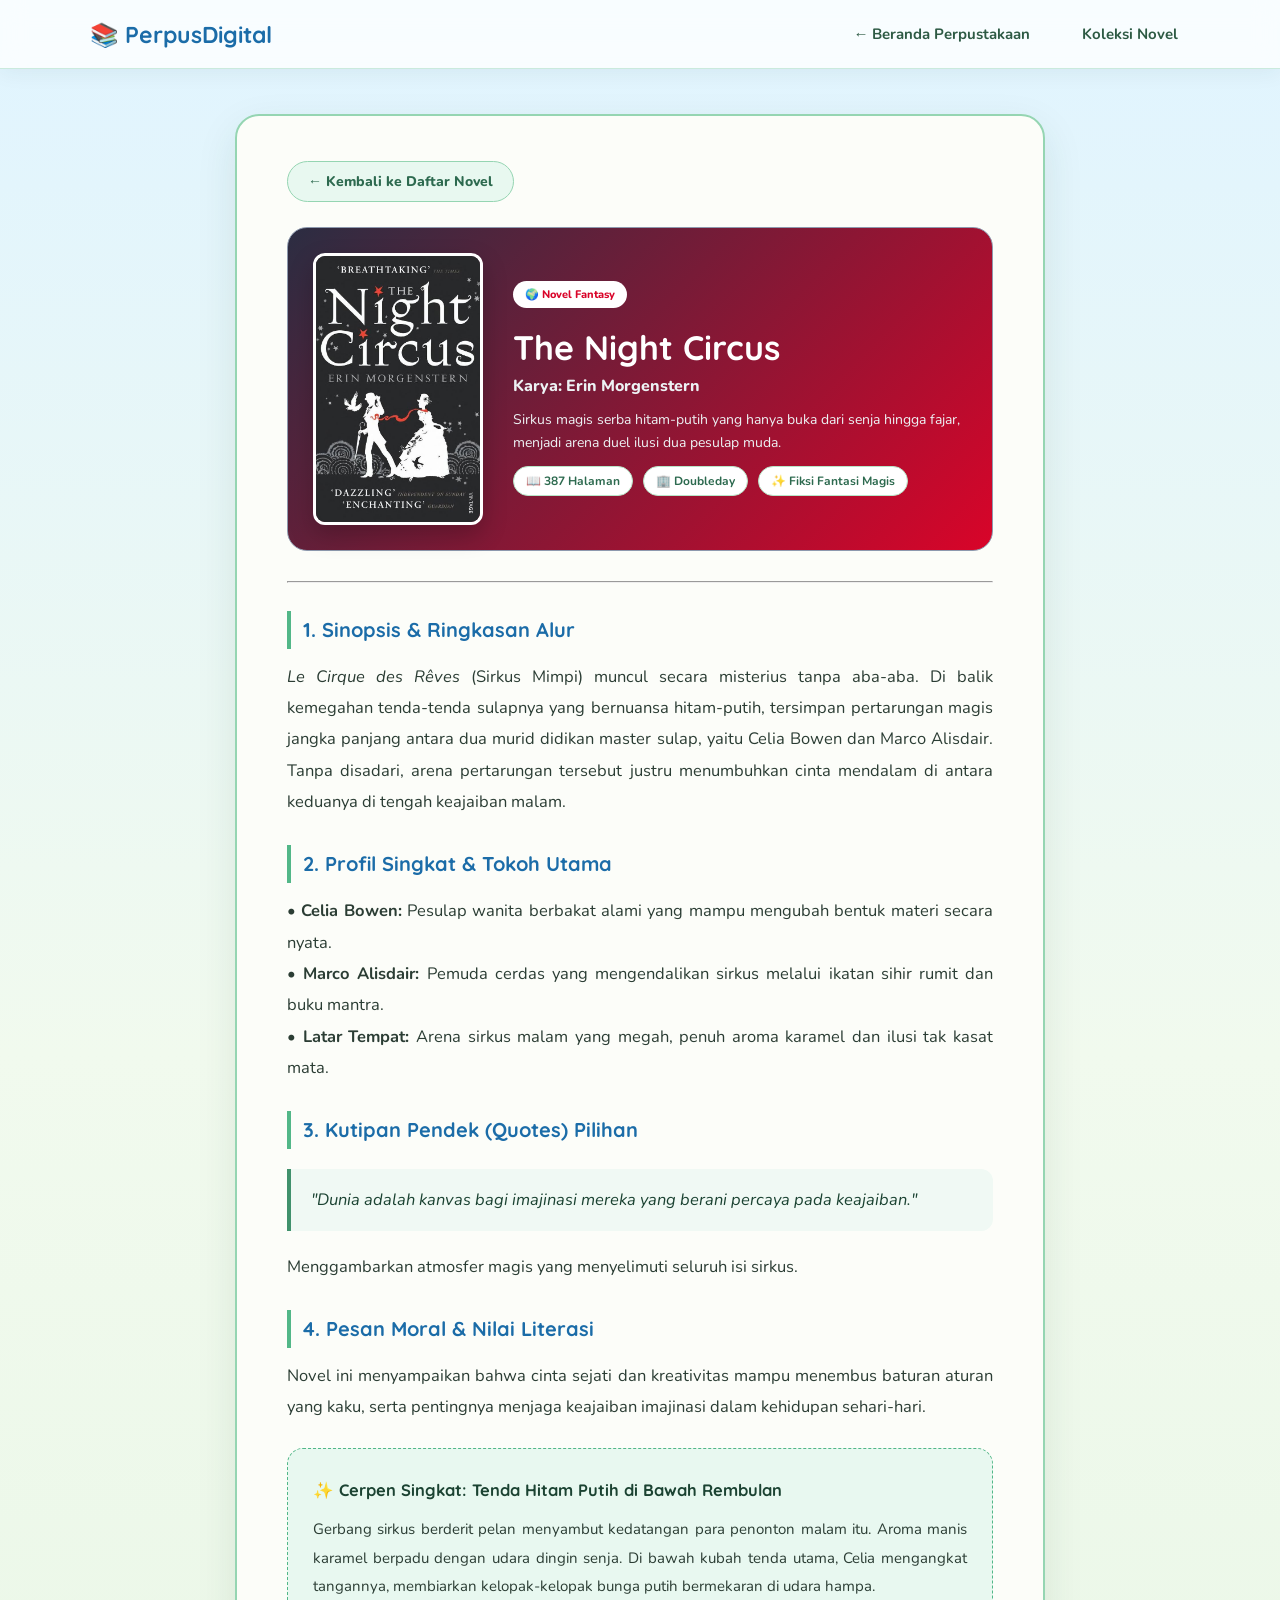
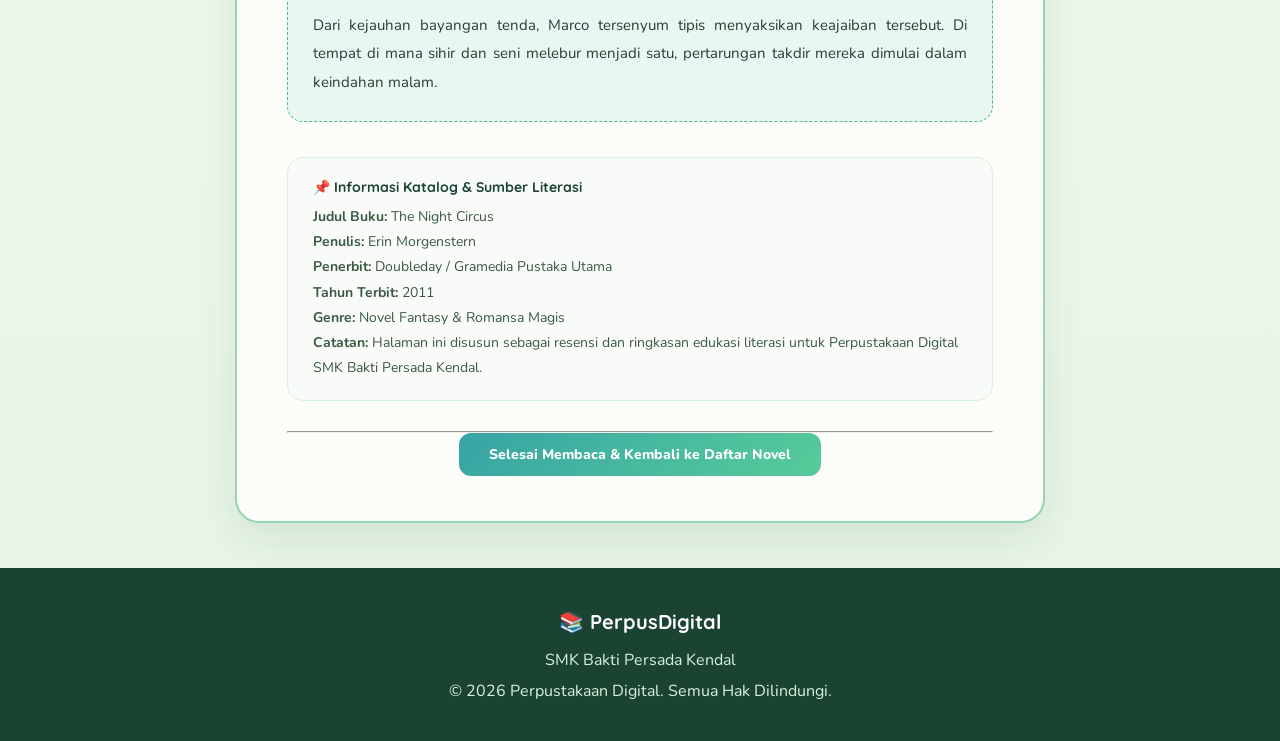
<file: NovelFantasy.html/nightcircus.html>
<!DOCTYPE html>
<html lang="id">
<head>
    <meta charset="UTF-8">
    <meta name="viewport" content="width=device-width, initial-scale=1.0">
    <title>Resensi Novel: The Night Circus - PerpusDigital</title>
    <link rel="stylesheet" href="../style.css">
    <style>
        .reader-wrapper { max-width: 850px; margin: 45px auto; padding: 0 20px; }
        .reader-paper { background: #fcfdf9; border: 2px solid #95d5b2; border-radius: 24px; padding: 45px 50px; box-shadow: 0 15px 40px rgba(27, 67, 50, 0.1); }
        .back-link { display: inline-block; margin-bottom: 25px; padding: 10px 20px; background: #e8f8f0; color: #2d6a4f; text-decoration: none; font-weight: 800; font-size: 14px; border-radius: 25px; border: 1px solid #95d5b2; transition: 0.3s; }
        .back-link:hover { background: #52b788; color: white; }
        .book-showcase { display: flex; align-items: center; gap: 30px; background: linear-gradient(135deg, #2b2d42, #d90429); padding: 25px; border-radius: 20px; border: 1px solid #8d99ae; margin-bottom: 30px; }
        .showcase-cover { width: 170px; height: auto; border-radius: 12px; box-shadow: 0 10px 25px rgba(0, 0, 0, 0.22); border: 3px solid #ffffff; flex-shrink: 0; }
        .showcase-info h1 { font-family: 'Quicksand', sans-serif; font-size: 34px; color: #ffffff; margin: 8px 0 6px 0; }
        .showcase-info .author { color: #edf2f4; font-weight: 800; font-size: 16px; margin-bottom: 12px; }
        .showcase-meta { display: flex; flex-wrap: wrap; gap: 10px; margin-top: 12px; }
        .meta-badge { background: #ffffff; color: #2d6a4f; font-size: 12px; font-weight: 700; padding: 6px 12px; border-radius: 15px; border: 1px solid #b7e4c7; }
        .story-content { color: #2b3d34; line-height: 1.9; font-size: 16.5px; }
        .story-content h3 { font-family: 'Quicksand', sans-serif; color: #1b6ca8; font-size: 20px; margin-top: 28px; margin-bottom: 12px; border-left: 4px solid #52b788; padding-left: 12px; }
        .story-content p { margin-bottom: 16px; text-align: justify; }
        .quote-box { background: #f0f9f4; border-left: 4px solid #40916c; padding: 15px 20px; margin: 20px 0; font-style: italic; color: #1b4332; border-radius: 0 12px 12px 0; }
        .cerpen-box { background: #e8f8f0; border: 1.5px dashed #52b788; border-radius: 16px; padding: 25px; margin-top: 25px; }
        .source-box { margin-top: 35px; background: #f9fbf9; border: 1px solid #d8f3dc; border-radius: 16px; padding: 20px 25px; font-size: 14px; color: #3a5a40; }
        @media (max-width: 650px) {
            .reader-paper { padding: 28px 20px; }
            .book-showcase { flex-direction: column; text-align: center; }
            .showcase-meta { justify-content: center; }
            .showcase-info h1 { font-size: 26px; }
        }
    </style>
</head>
<body>
    <nav class="navbar">
        <div class="brand">📚 PerpusDigital</div>
        <div class="nav-links">
            <a href="../index.html">← Beranda Perpustakaan</a>
            <a href="../index.html#koleksi">Koleksi Novel</a>
        </div>
    </nav>

    <main class="reader-wrapper">
        <div class="reader-paper">
            <a href="../index.html#koleksi" class="back-link">← Kembali ke Daftar Novel</a>

            <div class="book-showcase">
                <img src="../NovelFantasy/Novelfantasynightcircus.jpg" alt="The Night Circus" class="showcase-cover">
                <div class="showcase-info">
                    <span class="book-category" style="background:#fff; color:#d90429;">🌍 Novel Fantasy</span>
                    <h1 style="color:#fff;">The Night Circus</h1>
                    <p class="author">Karya: Erin Morgenstern</p>
                    <p style="font-size: 14px; color: #edf2f4; line-height: 1.6;">
                        Sirkus magis serba hitam-putih yang hanya buka dari senja hingga fajar, menjadi arena duel ilusi dua pesulap muda.
                    </p>
                    <div class="showcase-meta">
                        <span class="meta-badge">📖 387 Halaman</span>
                        <span class="meta-badge">🏢 Doubleday</span>
                        <span class="meta-badge">✨ Fiksi Fantasi Magis</span>
                    </div>
                </div>
            </div>

            <hr class="modal-divider">

            <article class="story-content">
                <h3>1. Sinopsis & Ringkasan Alur</h3>
                <p>
                    <em>Le Cirque des Rêves</em> (Sirkus Mimpi) muncul secara misterius tanpa aba-aba. Di balik kemegahan tenda-tenda sulapnya yang bernuansa hitam-putih, tersimpan pertarungan magis jangka panjang antara dua murid didikan master sulap, yaitu Celia Bowen dan Marco Alisdair. Tanpa disadari, arena pertarungan tersebut justru menumbuhkan cinta mendalam di antara keduanya di tengah keajaiban malam.
                </p>

                <h3>2. Profil Singkat & Tokoh Utama</h3>
                <p>
                    <strong>• Celia Bowen:</strong> Pesulap wanita berbakat alami yang mampu mengubah bentuk materi secara nyata.<br>
                    <strong>• Marco Alisdair:</strong> Pemuda cerdas yang mengendalikan sirkus melalui ikatan sihir rumit dan buku mantra.<br>
                    <strong>• Latar Tempat:</strong> Arena sirkus malam yang megah, penuh aroma karamel dan ilusi tak kasat mata.
                </p>

                <h3>3. Kutipan Pendek (Quotes) Pilihan</h3>
                <div class="quote-box">
                    "Dunia adalah kanvas bagi imajinasi mereka yang berani percaya pada keajaiban."
                </div>
                <p>Menggambarkan atmosfer magis yang menyelimuti seluruh isi sirkus.</p>

                <h3>4. Pesan Moral & Nilai Literasi</h3>
                <p>
                    Novel ini menyampaikan bahwa cinta sejati dan kreativitas mampu menembus baturan aturan yang kaku, serta pentingnya menjaga keajaiban imajinasi dalam kehidupan sehari-hari.
                </p>

                <!-- CERPEN SINGKAT -->
                <div class="cerpen-box">
                    <h4 style="font-family: 'Quicksand', sans-serif; color: #1b4332; margin-bottom: 10px;">✨ Cerpen Singkat: Tenda Hitam Putih di Bawah Rembulan</h4>
                    <p style="font-size: 15px; margin-bottom: 10px;">
                        Gerbang sirkus berderit pelan menyambut kedatangan para penonton malam itu. Aroma manis karamel berpadu dengan udara dingin senja. Di bawah kubah tenda utama, Celia mengangkat tangannya, membiarkan kelopak-kelopak bunga putih bermekaran di udara hampa.
                    </p>
                    <p style="font-size: 15px; margin-bottom: 0;">
                        Dari kejauhan bayangan tenda, Marco tersenyum tipis menyaksikan keajaiban tersebut. Di tempat di mana sihir dan seni melebur menjadi satu, pertarungan takdir mereka dimulai dalam keindahan malam.
                    </p>
                </div>
            </article>

            <!-- INFORMASI KATALOG & SUMBER -->
            <section class="source-box">
                <h4 style="font-family: 'Quicksand', sans-serif; color: #1b4332; margin-bottom: 8px;">📌 Informasi Katalog & Sumber Literasi</h4>
                <ul style="list-style: none; line-height: 1.8;">
                    <li><strong>Judul Buku:</strong> The Night Circus</li>
                    <li><strong>Penulis:</strong> Erin Morgenstern</li>
                    <li><strong>Penerbit:</strong> Doubleday / Gramedia Pustaka Utama</li>
                    <li><strong>Tahun Terbit:</strong> 2011</li>
                    <li><strong>Genre:</strong> Novel Fantasy & Romansa Magis</li>
                    <li><strong>Catatan:</strong> Halaman ini disusun sebagai resensi dan ringkasan edukasi literasi untuk Perpustakaan Digital SMK Bakti Persada Kendal.</li>
                </ul>
            </section>

            <hr class="modal-divider" style="margin-top: 30px;">
            <div style="text-align: center;">
                <a href="../index.html#koleksi" class="borrow-button" style="display: inline-block; width: auto; padding: 12px 30px;">
                    Selesai Membaca & Kembali ke Daftar Novel
                </a>
            </div>
        </div>
    </main>

    <footer>
        <h3>📚 PerpusDigital</h3>
        <p>SMK Bakti Persada Kendal</p>
        <p>© 2026 Perpustakaan Digital. Semua Hak Dilindungi.</p>
    </footer>
</body>
</html>
</file>
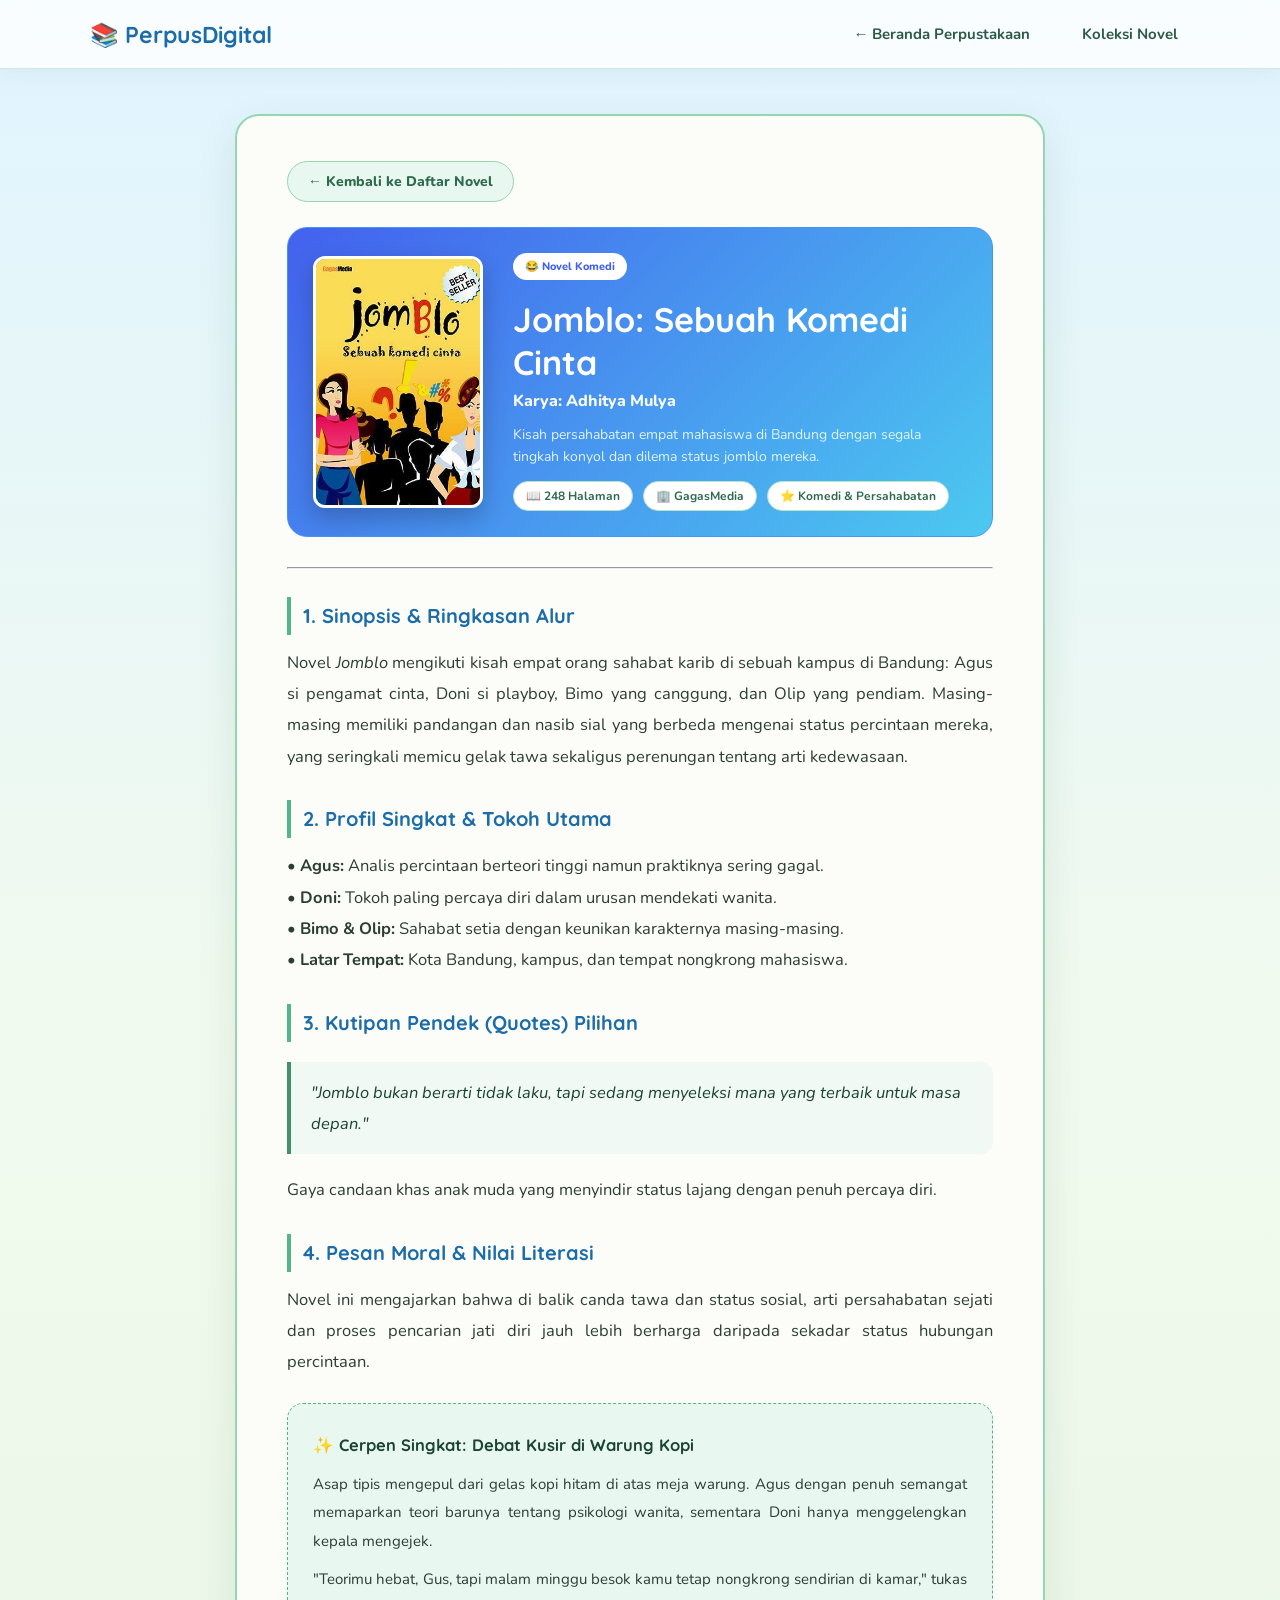
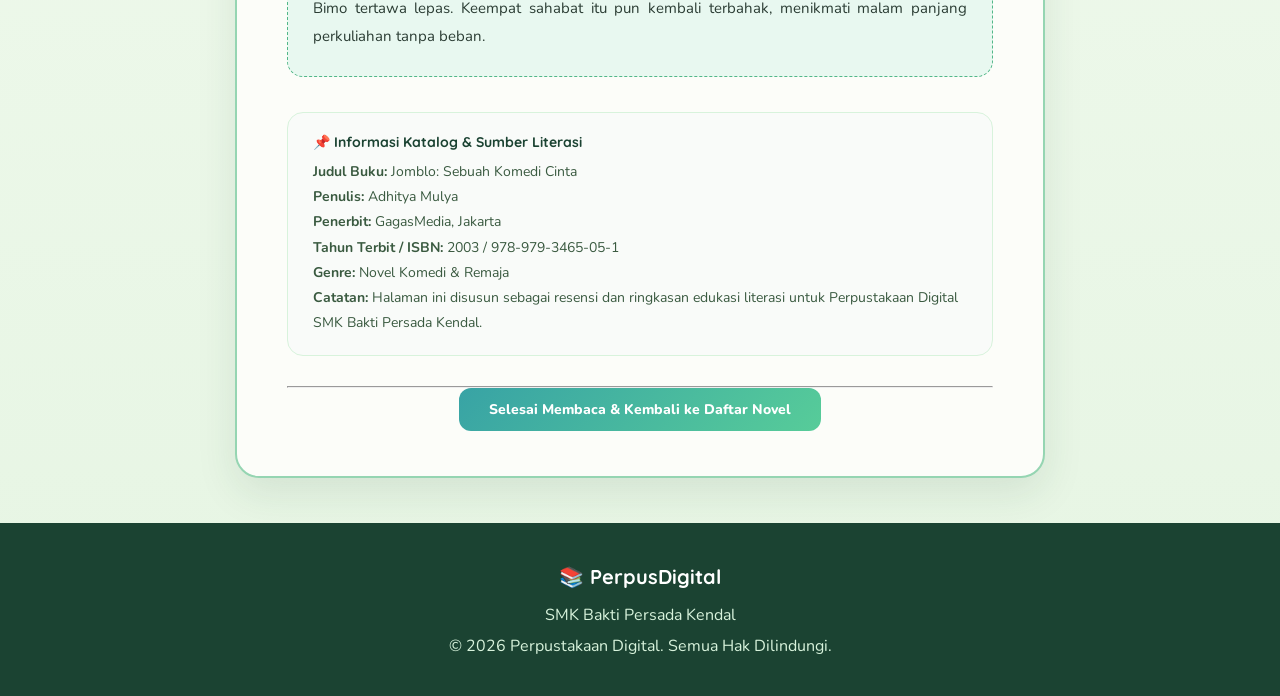
<file: NovelKomedi.html/jomblo.html>
<!DOCTYPE html>
<html lang="id">
<head>
    <meta charset="UTF-8">
    <meta name="viewport" content="width=device-width, initial-scale=1.0">
    <title>Resensi Novel: Jomblo - PerpusDigital</title>
    <link rel="stylesheet" href="../style.css">
    <style>
        .reader-wrapper { max-width: 850px; margin: 45px auto; padding: 0 20px; }
        .reader-paper { background: #fcfdf9; border: 2px solid #95d5b2; border-radius: 24px; padding: 45px 50px; box-shadow: 0 15px 40px rgba(27, 67, 50, 0.1); }
        .back-link { display: inline-block; margin-bottom: 25px; padding: 10px 20px; background: #e8f8f0; color: #2d6a4f; text-decoration: none; font-weight: 800; font-size: 14px; border-radius: 25px; border: 1px solid #95d5b2; transition: 0.3s; }
        .back-link:hover { background: #52b788; color: white; }
        .book-showcase { display: flex; align-items: center; gap: 30px; background: linear-gradient(135deg, #4361ee, #4cc9f0); padding: 25px; border-radius: 20px; border: 1px solid #4895ef; margin-bottom: 30px; }
        .showcase-cover { width: 170px; height: auto; border-radius: 12px; box-shadow: 0 10px 25px rgba(0, 0, 0, 0.22); border: 3px solid #ffffff; flex-shrink: 0; }
        .showcase-info h1 { font-family: 'Quicksand', sans-serif; font-size: 34px; color: #ffffff; margin: 8px 0 6px 0; }
        .showcase-info .author { color: #f8f9fa; font-weight: 800; font-size: 16px; margin-bottom: 12px; }
        .showcase-meta { display: flex; flex-wrap: wrap; gap: 10px; margin-top: 12px; }
        .meta-badge { background: #ffffff; color: #2d6a4f; font-size: 12px; font-weight: 700; padding: 6px 12px; border-radius: 15px; border: 1px solid #b7e4c7; }
        .story-content { color: #2b3d34; line-height: 1.9; font-size: 16.5px; }
        .story-content h3 { font-family: 'Quicksand', sans-serif; color: #1b6ca8; font-size: 20px; margin-top: 28px; margin-bottom: 12px; border-left: 4px solid #52b788; padding-left: 12px; }
        .story-content p { margin-bottom: 16px; text-align: justify; }
        .quote-box { background: #f0f9f4; border-left: 4px solid #40916c; padding: 15px 20px; margin: 20px 0; font-style: italic; color: #1b4332; border-radius: 0 12px 12px 0; }
        .cerpen-box { background: #e8f8f0; border: 1.5px dashed #52b788; border-radius: 16px; padding: 25px; margin-top: 25px; }
        .source-box { margin-top: 35px; background: #f9fbf9; border: 1px solid #d8f3dc; border-radius: 16px; padding: 20px 25px; font-size: 14px; color: #3a5a40; }
        @media (max-width: 650px) {
            .reader-paper { padding: 28px 20px; }
            .book-showcase { flex-direction: column; text-align: center; }
            .showcase-meta { justify-content: center; }
            .showcase-info h1 { font-size: 26px; }
        }
    </style>
</head>
<body>
    <nav class="navbar">
        <div class="brand">📚 PerpusDigital</div>
        <div class="nav-links">
            <a href="../index.html">← Beranda Perpustakaan</a>
            <a href="../index.html#koleksi">Koleksi Novel</a>
        </div>
    </nav>

    <main class="reader-wrapper">
        <div class="reader-paper">
            <a href="../index.html#koleksi" class="back-link">← Kembali ke Daftar Novel</a>

            <div class="book-showcase">
                <img src="../NovelKomedi/Novelkomedijomblo.jpg" alt="Jomblo" class="showcase-cover">
                <div class="showcase-info">
                    <span class="book-category" style="background:#fff; color:#4361ee;">😂 Novel Komedi</span>
                    <h1 style="color:#fff;">Jomblo: Sebuah Komedi Cinta</h1>
                    <p class="author">Karya: Adhitya Mulya</p>
                    <p style="font-size: 14px; color: #e0f4ff; line-height: 1.6;">
                        Kisah persahabatan empat mahasiswa di Bandung dengan segala tingkah konyol dan dilema status jomblo mereka.
                    </p>
                    <div class="showcase-meta">
                        <span class="meta-badge">📖 248 Halaman</span>
                        <span class="meta-badge">🏢 GagasMedia</span>
                        <span class="meta-badge">⭐ Komedi & Persahabatan</span>
                    </div>
                </div>
            </div>

            <hr class="modal-divider">

            <article class="story-content">
                <h3>1. Sinopsis & Ringkasan Alur</h3>
                <p>
                    Novel <em>Jomblo</em> mengikuti kisah empat orang sahabat karib di sebuah kampus di Bandung: Agus si pengamat cinta, Doni si playboy, Bimo yang canggung, dan Olip yang pendiam. Masing-masing memiliki pandangan dan nasib sial yang berbeda mengenai status percintaan mereka, yang seringkali memicu gelak tawa sekaligus perenungan tentang arti kedewasaan.
                </p>

                <h3>2. Profil Singkat & Tokoh Utama</h3>
                <p>
                    <strong>• Agus:</strong> Analis percintaan berteori tinggi namun praktiknya sering gagal.<br>
                    <strong>• Doni:</strong> Tokoh paling percaya diri dalam urusan mendekati wanita.<br>
                    <strong>• Bimo & Olip:</strong> Sahabat setia dengan keunikan karakternya masing-masing.<br>
                    <strong>• Latar Tempat:</strong> Kota Bandung, kampus, dan tempat nongkrong mahasiswa.
                </p>

                <h3>3. Kutipan Pendek (Quotes) Pilihan</h3>
                <div class="quote-box">
                    "Jomblo bukan berarti tidak laku, tapi sedang menyeleksi mana yang terbaik untuk masa depan."
                </div>
                <p>Gaya candaan khas anak muda yang menyindir status lajang dengan penuh percaya diri.</p>

                <h3>4. Pesan Moral & Nilai Literasi</h3>
                <p>
                    Novel ini mengajarkan bahwa di balik canda tawa dan status sosial, arti persahabatan sejati dan proses pencarian jati diri jauh lebih berharga daripada sekadar status hubungan percintaan.
                </p>

                <!-- CERPEN SINGKAT -->
                <div class="cerpen-box">
                    <h4 style="font-family: 'Quicksand', sans-serif; color: #1b4332; margin-bottom: 10px;">✨ Cerpen Singkat: Debat Kusir di Warung Kopi</h4>
                    <p style="font-size: 15px; margin-bottom: 10px;">
                        Asap tipis mengepul dari gelas kopi hitam di atas meja warung. Agus dengan penuh semangat memaparkan teori barunya tentang psikologi wanita, sementara Doni hanya menggelengkan kepala mengejek.
                    </p>
                    <p style="font-size: 15px; margin-bottom: 0;">
                        "Teorimu hebat, Gus, tapi malam minggu besok kamu tetap nongkrong sendirian di kamar," tukas Bimo tertawa lepas. Keempat sahabat itu pun kembali terbahak, menikmati malam panjang perkuliahan tanpa beban.
                    </p>
                </div>
            </article>

            <!-- INFORMASI KATALOG & SUMBER -->
            <section class="source-box">
                <h4 style="font-family: 'Quicksand', sans-serif; color: #1b4332; margin-bottom: 8px;">📌 Informasi Katalog & Sumber Literasi</h4>
                <ul style="list-style: none; line-height: 1.8;">
                    <li><strong>Judul Buku:</strong> Jomblo: Sebuah Komedi Cinta</li>
                    <li><strong>Penulis:</strong> Adhitya Mulya</li>
                    <li><strong>Penerbit:</strong> GagasMedia, Jakarta</li>
                    <li><strong>Tahun Terbit / ISBN:</strong> 2003 / 978-979-3465-05-1</li>
                    <li><strong>Genre:</strong> Novel Komedi & Remaja</li>
                    <li><strong>Catatan:</strong> Halaman ini disusun sebagai resensi dan ringkasan edukasi literasi untuk Perpustakaan Digital SMK Bakti Persada Kendal.</li>
                </ul>
            </section>

            <hr class="modal-divider" style="margin-top: 30px;">
            <div style="text-align: center;">
                <a href="../index.html#koleksi" class="borrow-button" style="display: inline-block; width: auto; padding: 12px 30px;">
                    Selesai Membaca & Kembali ke Daftar Novel
                </a>
            </div>
        </div>
    </main>

    <footer>
        <h3>📚 PerpusDigital</h3>
        <p>SMK Bakti Persada Kendal</p>
        <p>© 2026 Perpustakaan Digital. Semua Hak Dilindungi.</p>
    </footer>
</body>
</html>
</file>
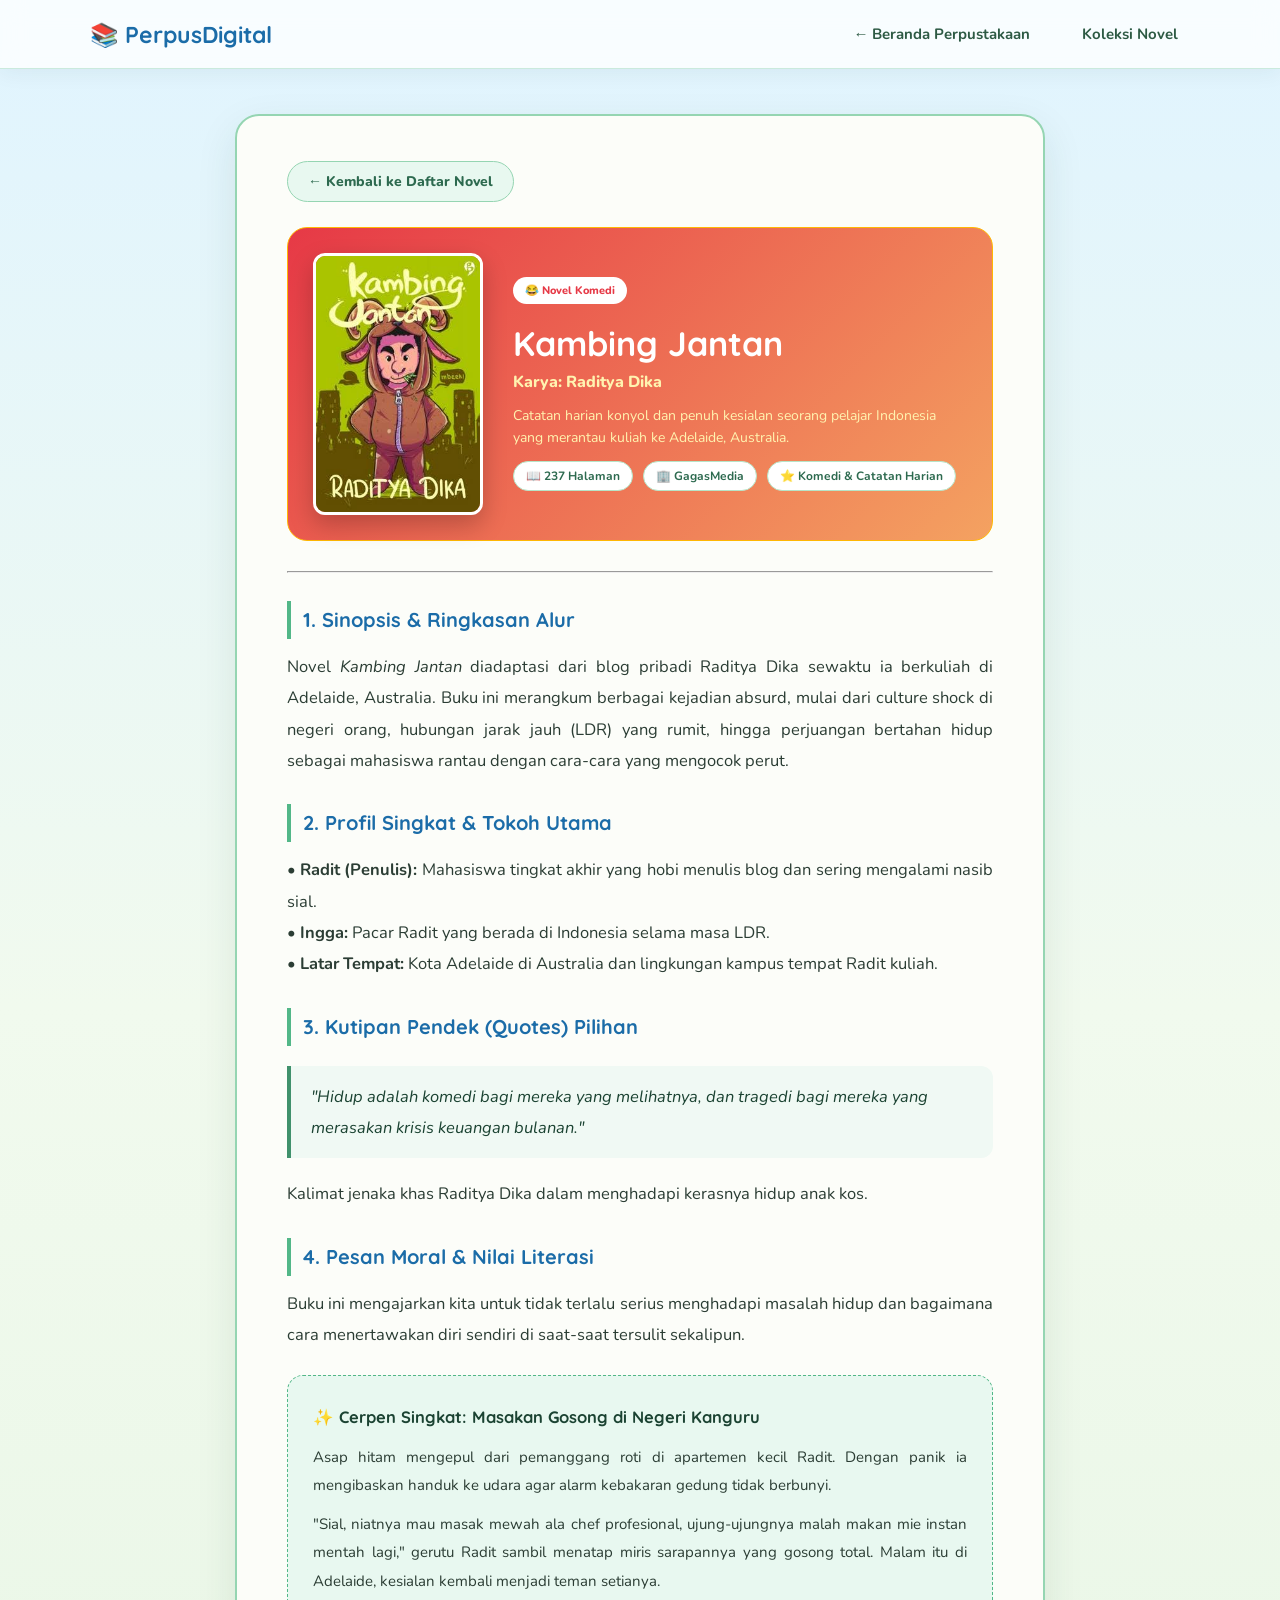
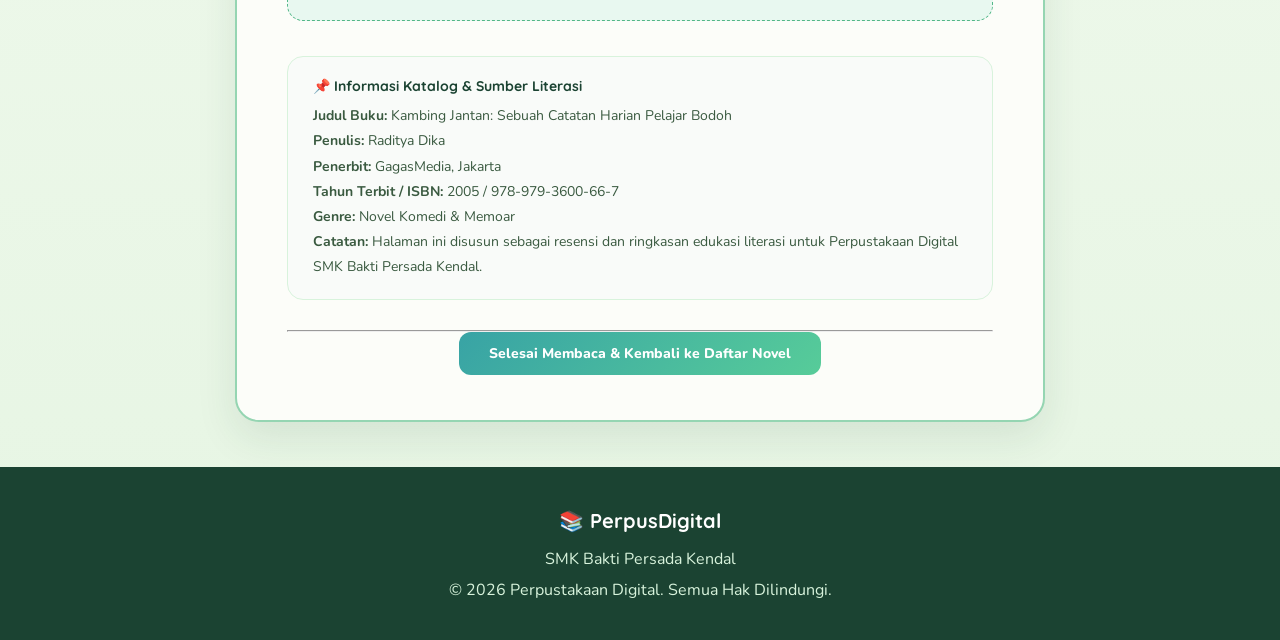
<file: NovelKomedi.html/kambingjantan.html>
<!DOCTYPE html>
<html lang="id">
<head>
    <meta charset="UTF-8">
    <meta name="viewport" content="width=device-width, initial-scale=1.0">
    <title>Resensi Novel: Kambing Jantan - PerpusDigital</title>
    <link rel="stylesheet" href="../style.css">
    <style>
        .reader-wrapper { max-width: 850px; margin: 45px auto; padding: 0 20px; }
        .reader-paper { background: #fcfdf9; border: 2px solid #95d5b2; border-radius: 24px; padding: 45px 50px; box-shadow: 0 15px 40px rgba(27, 67, 50, 0.1); }
        .back-link { display: inline-block; margin-bottom: 25px; padding: 10px 20px; background: #e8f8f0; color: #2d6a4f; text-decoration: none; font-weight: 800; font-size: 14px; border-radius: 25px; border: 1px solid #95d5b2; transition: 0.3s; }
        .back-link:hover { background: #52b788; color: white; }
        .book-showcase { display: flex; align-items: center; gap: 30px; background: linear-gradient(135deg, #e63946, #f4a261); padding: 25px; border-radius: 20px; border: 1px solid #ffb703; margin-bottom: 30px; }
        .showcase-cover { width: 170px; height: auto; border-radius: 12px; box-shadow: 0 10px 25px rgba(0, 0, 0, 0.22); border: 3px solid #ffffff; flex-shrink: 0; }
        .showcase-info h1 { font-family: 'Quicksand', sans-serif; font-size: 34px; color: #ffffff; margin: 8px 0 6px 0; }
        .showcase-info .author { color: #fff3b0; font-weight: 800; font-size: 16px; margin-bottom: 12px; }
        .showcase-meta { display: flex; flex-wrap: wrap; gap: 10px; margin-top: 12px; }
        .meta-badge { background: #ffffff; color: #2d6a4f; font-size: 12px; font-weight: 700; padding: 6px 12px; border-radius: 15px; border: 1px solid #b7e4c7; }
        .story-content { color: #2b3d34; line-height: 1.9; font-size: 16.5px; }
        .story-content h3 { font-family: 'Quicksand', sans-serif; color: #1b6ca8; font-size: 20px; margin-top: 28px; margin-bottom: 12px; border-left: 4px solid #52b788; padding-left: 12px; }
        .story-content p { margin-bottom: 16px; text-align: justify; }
        .quote-box { background: #f0f9f4; border-left: 4px solid #40916c; padding: 15px 20px; margin: 20px 0; font-style: italic; color: #1b4332; border-radius: 0 12px 12px 0; }
        .cerpen-box { background: #e8f8f0; border: 1.5px dashed #52b788; border-radius: 16px; padding: 25px; margin-top: 25px; }
        .source-box { margin-top: 35px; background: #f9fbf9; border: 1px solid #d8f3dc; border-radius: 16px; padding: 20px 25px; font-size: 14px; color: #3a5a40; }
        @media (max-width: 650px) {
            .reader-paper { padding: 28px 20px; }
            .book-showcase { flex-direction: column; text-align: center; }
            .showcase-meta { justify-content: center; }
            .showcase-info h1 { font-size: 26px; }
        }
    </style>
</head>
<body>
    <nav class="navbar">
        <div class="brand">📚 PerpusDigital</div>
        <div class="nav-links">
            <a href="../index.html">← Beranda Perpustakaan</a>
            <a href="../index.html#koleksi">Koleksi Novel</a>
        </div>
    </nav>

    <main class="reader-wrapper">
        <div class="reader-paper">
            <a href="../index.html#koleksi" class="back-link">← Kembali ke Daftar Novel</a>

            <div class="book-showcase">
                <img src="../NovelKomedi/Novelkomedikambingjantan.jpg" alt="Kambing Jantan" class="showcase-cover">
                <div class="showcase-info">
                    <span class="book-category" style="background:#fff; color:#e63946;">😂 Novel Komedi</span>
                    <h1 style="color:#fff;">Kambing Jantan</h1>
                    <p class="author">Karya: Raditya Dika</p>
                    <p style="font-size: 14px; color: #fff3b0; line-height: 1.6;">
                        Catatan harian konyol dan penuh kesialan seorang pelajar Indonesia yang merantau kuliah ke Adelaide, Australia.
                    </p>
                    <div class="showcase-meta">
                        <span class="meta-badge">📖 237 Halaman</span>
                        <span class="meta-badge">🏢 GagasMedia</span>
                        <span class="meta-badge">⭐ Komedi & Catatan Harian</span>
                    </div>
                </div>
            </div>

            <hr class="modal-divider">

            <article class="story-content">
                <h3>1. Sinopsis & Ringkasan Alur</h3>
                <p>
                    Novel <em>Kambing Jantan</em> diadaptasi dari blog pribadi Raditya Dika sewaktu ia berkuliah di Adelaide, Australia. Buku ini merangkum berbagai kejadian absurd, mulai dari culture shock di negeri orang, hubungan jarak jauh (LDR) yang rumit, hingga perjuangan bertahan hidup sebagai mahasiswa rantau dengan cara-cara yang mengocok perut.
                </p>

                <h3>2. Profil Singkat & Tokoh Utama</h3>
                <p>
                    <strong>• Radit (Penulis):</strong> Mahasiswa tingkat akhir yang hobi menulis blog dan sering mengalami nasib sial.<br>
                    <strong>• Ingga:</strong> Pacar Radit yang berada di Indonesia selama masa LDR.<br>
                    <strong>• Latar Tempat:</strong> Kota Adelaide di Australia dan lingkungan kampus tempat Radit kuliah.
                </p>

                <h3>3. Kutipan Pendek (Quotes) Pilihan</h3>
                <div class="quote-box">
                    "Hidup adalah komedi bagi mereka yang melihatnya, dan tragedi bagi mereka yang merasakan krisis keuangan bulanan."
                </div>
                <p>Kalimat jenaka khas Raditya Dika dalam menghadapi kerasnya hidup anak kos.</p>

                <h3>4. Pesan Moral & Nilai Literasi</h3>
                <p>
                    Buku ini mengajarkan kita untuk tidak terlalu serius menghadapi masalah hidup dan bagaimana cara menertawakan diri sendiri di saat-saat tersulit sekalipun.
                </p>

                <!-- CERPEN SINGKAT -->
                <div class="cerpen-box">
                    <h4 style="font-family: 'Quicksand', sans-serif; color: #1b4332; margin-bottom: 10px;">✨ Cerpen Singkat: Masakan Gosong di Negeri Kanguru</h4>
                    <p style="font-size: 15px; margin-bottom: 10px;">
                        Asap hitam mengepul dari pemanggang roti di apartemen kecil Radit. Dengan panik ia mengibaskan handuk ke udara agar alarm kebakaran gedung tidak berbunyi. 
                    </p>
                    <p style="font-size: 15px; margin-bottom: 0;">
                        "Sial, niatnya mau masak mewah ala chef profesional, ujung-ujungnya malah makan mie instan mentah lagi," gerutu Radit sambil menatap miris sarapannya yang gosong total. Malam itu di Adelaide, kesialan kembali menjadi teman setianya.
                    </p>
                </div>
            </article>

            <!-- INFORMASI KATALOG & SUMBER -->
            <section class="source-box">
                <h4 style="font-family: 'Quicksand', sans-serif; color: #1b4332; margin-bottom: 8px;">📌 Informasi Katalog & Sumber Literasi</h4>
                <ul style="list-style: none; line-height: 1.8;">
                    <li><strong>Judul Buku:</strong> Kambing Jantan: Sebuah Catatan Harian Pelajar Bodoh</li>
                    <li><strong>Penulis:</strong> Raditya Dika</li>
                    <li><strong>Penerbit:</strong> GagasMedia, Jakarta</li>
                    <li><strong>Tahun Terbit / ISBN:</strong> 2005 / 978-979-3600-66-7</li>
                    <li><strong>Genre:</strong> Novel Komedi & Memoar</li>
                    <li><strong>Catatan:</strong> Halaman ini disusun sebagai resensi dan ringkasan edukasi literasi untuk Perpustakaan Digital SMK Bakti Persada Kendal.</li>
                </ul>
            </section>

            <hr class="modal-divider" style="margin-top: 30px;">
            <div style="text-align: center;">
                <a href="../index.html#koleksi" class="borrow-button" style="display: inline-block; width: auto; padding: 12px 30px;">
                    Selesai Membaca & Kembali ke Daftar Novel
                </a>
            </div>
        </div>
    </main>

    <footer>
        <h3>📚 PerpusDigital</h3>
        <p>SMK Bakti Persada Kendal</p>
        <p>© 2026 Perpustakaan Digital. Semua Hak Dilindungi.</p>
    </footer>
</body>
</html>
</file>
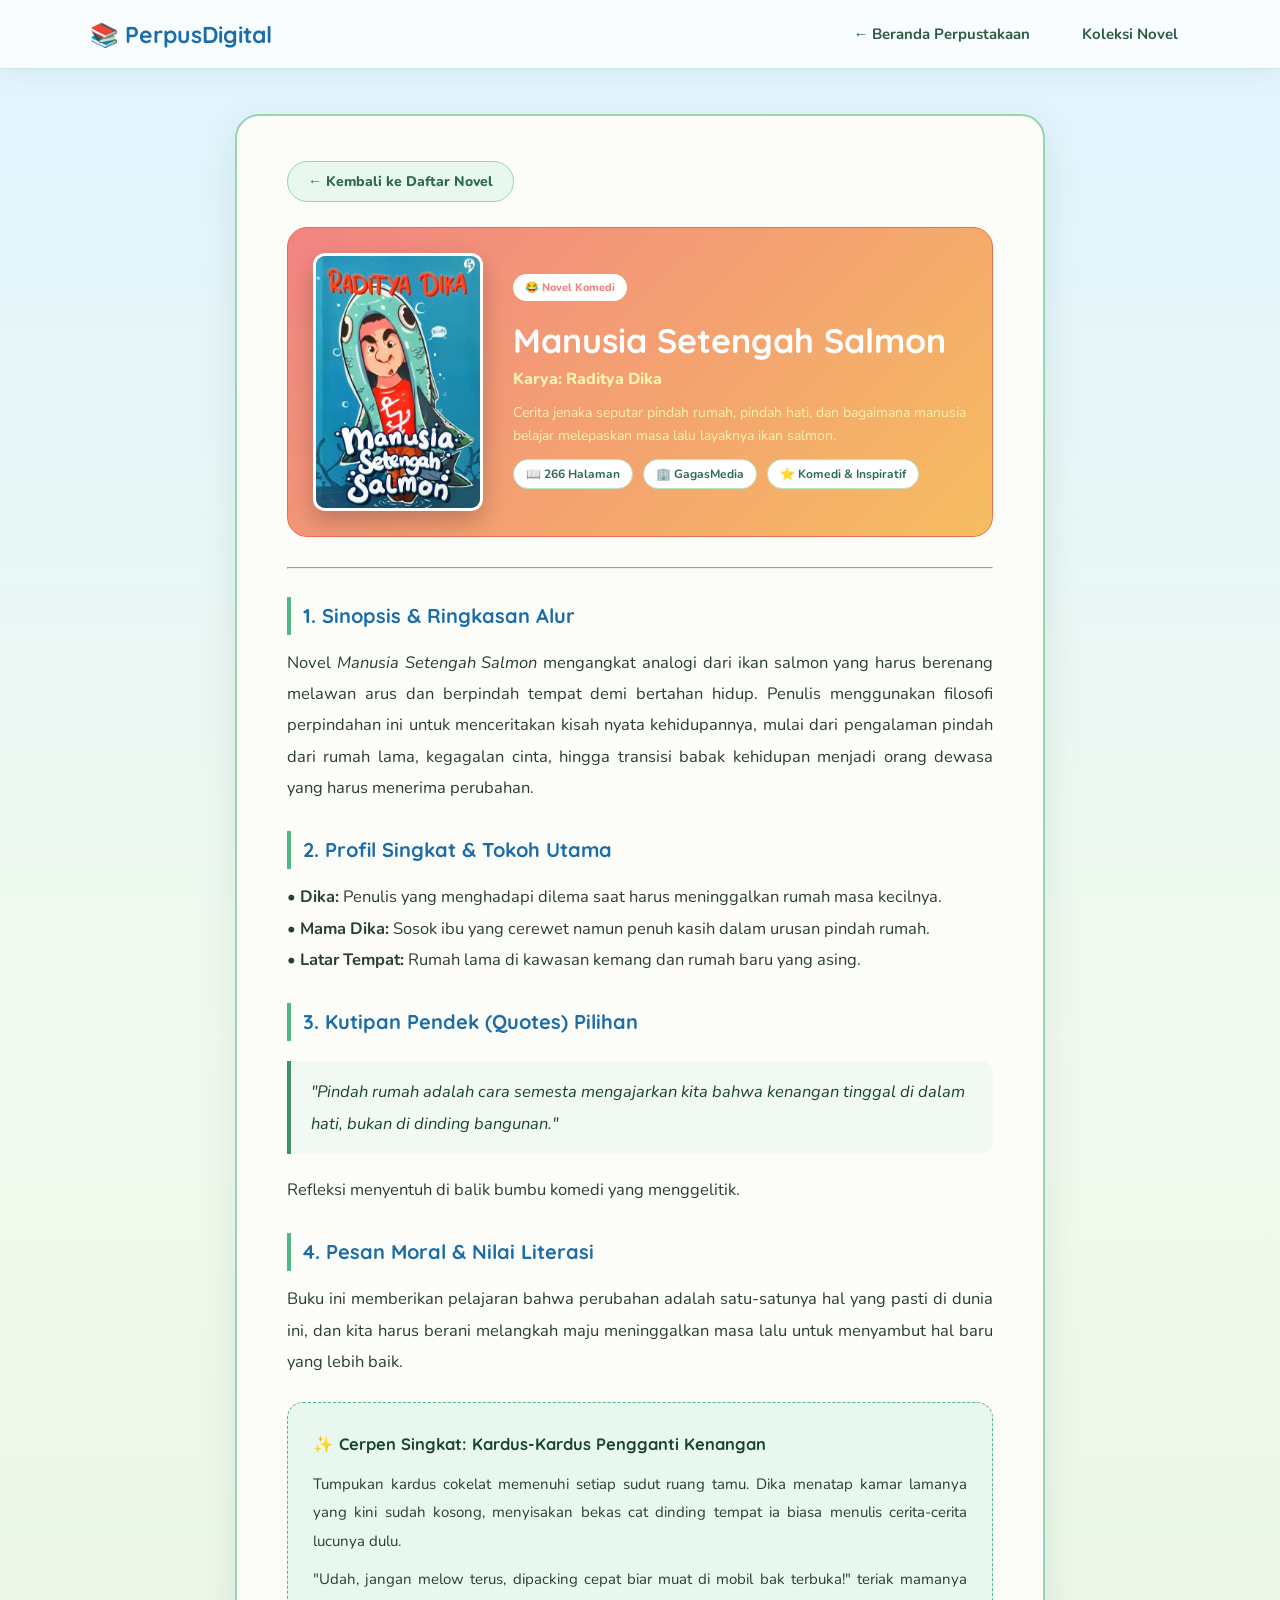
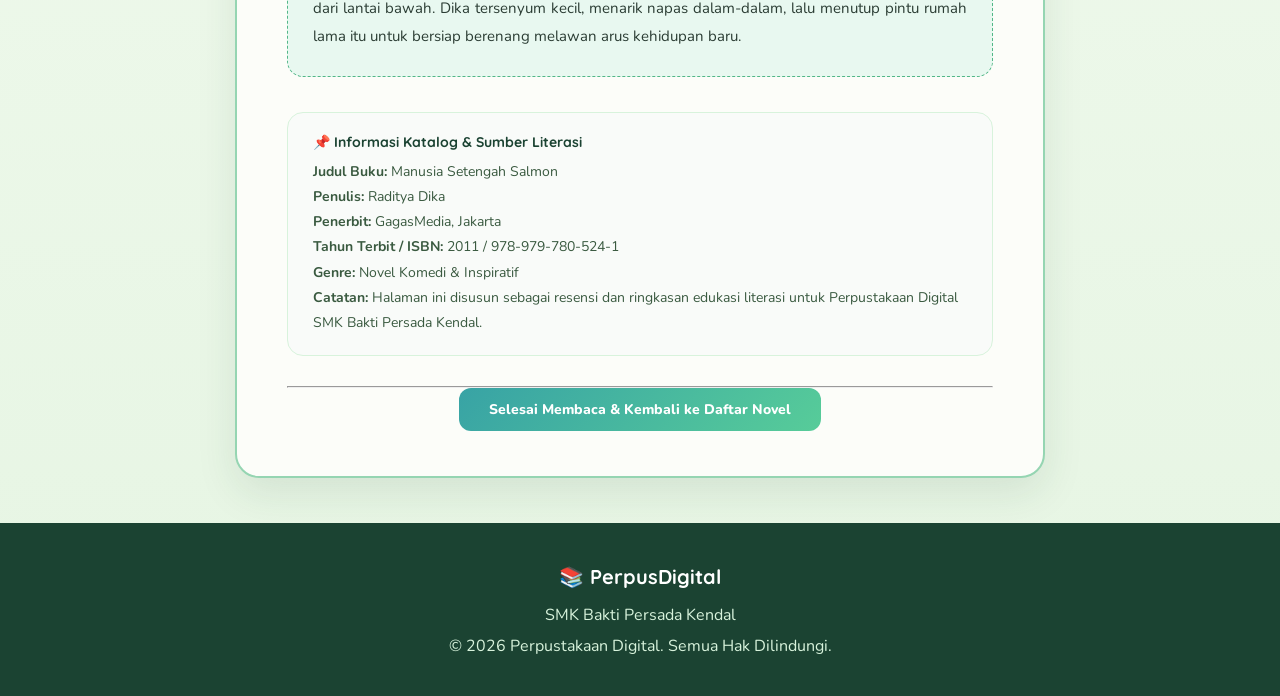
<file: NovelKomedi.html/manusiasetengahsalmon.html>
<!DOCTYPE html>
<html lang="id">
<head>
    <meta charset="UTF-8">
    <meta name="viewport" content="width=device-width, initial-scale=1.0">
    <title>Resensi Novel: Manusia Setengah Salmon - PerpusDigital</title>
    <link rel="stylesheet" href="../style.css">
    <style>
        .reader-wrapper { max-width: 850px; margin: 45px auto; padding: 0 20px; }
        .reader-paper { background: #fcfdf9; border: 2px solid #95d5b2; border-radius: 24px; padding: 45px 50px; box-shadow: 0 15px 40px rgba(27, 67, 50, 0.1); }
        .back-link { display: inline-block; margin-bottom: 25px; padding: 10px 20px; background: #e8f8f0; color: #2d6a4f; text-decoration: none; font-weight: 800; font-size: 14px; border-radius: 25px; border: 1px solid #95d5b2; transition: 0.3s; }
        .back-link:hover { background: #52b788; color: white; }
        .book-showcase { display: flex; align-items: center; gap: 30px; background: linear-gradient(135deg, #f28482, #f6bd60); padding: 25px; border-radius: 20px; border: 1px solid #e76f51; margin-bottom: 30px; }
        .showcase-cover { width: 170px; height: auto; border-radius: 12px; box-shadow: 0 10px 25px rgba(0, 0, 0, 0.22); border: 3px solid #ffffff; flex-shrink: 0; }
        .showcase-info h1 { font-family: 'Quicksand', sans-serif; font-size: 34px; color: #ffffff; margin: 8px 0 6px 0; }
        .showcase-info .author { color: #fff3b0; font-weight: 800; font-size: 16px; margin-bottom: 12px; }
        .showcase-meta { display: flex; flex-wrap: wrap; gap: 10px; margin-top: 12px; }
        .meta-badge { background: #ffffff; color: #2d6a4f; font-size: 12px; font-weight: 700; padding: 6px 12px; border-radius: 15px; border: 1px solid #b7e4c7; }
        .story-content { color: #2b3d34; line-height: 1.9; font-size: 16.5px; }
        .story-content h3 { font-family: 'Quicksand', sans-serif; color: #1b6ca8; font-size: 20px; margin-top: 28px; margin-bottom: 12px; border-left: 4px solid #52b788; padding-left: 12px; }
        .story-content p { margin-bottom: 16px; text-align: justify; }
        .quote-box { background: #f0f9f4; border-left: 4px solid #40916c; padding: 15px 20px; margin: 20px 0; font-style: italic; color: #1b4332; border-radius: 0 12px 12px 0; }
        .cerpen-box { background: #e8f8f0; border: 1.5px dashed #52b788; border-radius: 16px; padding: 25px; margin-top: 25px; }
        .source-box { margin-top: 35px; background: #f9fbf9; border: 1px solid #d8f3dc; border-radius: 16px; padding: 20px 25px; font-size: 14px; color: #3a5a40; }
        @media (max-width: 650px) {
            .reader-paper { padding: 28px 20px; }
            .book-showcase { flex-direction: column; text-align: center; }
            .showcase-meta { justify-content: center; }
            .showcase-info h1 { font-size: 26px; }
        }
    </style>
</head>
<body>
    <nav class="navbar">
        <div class="brand">📚 PerpusDigital</div>
        <div class="nav-links">
            <a href="../index.html">← Beranda Perpustakaan</a>
            <a href="../index.html#koleksi">Koleksi Novel</a>
        </div>
    </nav>

    <main class="reader-wrapper">
        <div class="reader-paper">
            <a href="../index.html#koleksi" class="back-link">← Kembali ke Daftar Novel</a>

            <div class="book-showcase">
                <img src="../NovelKomedi/Novelkomedimanusiasetengahsalmon.jpg" alt="Manusia Setengah Salmon" class="showcase-cover">
                <div class="showcase-info">
                    <span class="book-category" style="background:#fff; color:#f28482;">😂 Novel Komedi</span>
                    <h1 style="color:#fff;">Manusia Setengah Salmon</h1>
                    <p class="author">Karya: Raditya Dika</p>
                    <p style="font-size: 14px; color: #fff3b0; line-height: 1.6;">
                        Cerita jenaka seputar pindah rumah, pindah hati, dan bagaimana manusia belajar melepaskan masa lalu layaknya ikan salmon.
                    </p>
                    <div class="showcase-meta">
                        <span class="meta-badge">📖 266 Halaman</span>
                        <span class="meta-badge">🏢 GagasMedia</span>
                        <span class="meta-badge">⭐ Komedi & Inspiratif</span>
                    </div>
                </div>
            </div>

            <hr class="modal-divider">

            <article class="story-content">
                <h3>1. Sinopsis & Ringkasan Alur</h3>
                <p>
                    Novel <em>Manusia Setengah Salmon</em> mengangkat analogi dari ikan salmon yang harus berenang melawan arus dan berpindah tempat demi bertahan hidup. Penulis menggunakan filosofi perpindahan ini untuk menceritakan kisah nyata kehidupannya, mulai dari pengalaman pindah dari rumah lama, kegagalan cinta, hingga transisi babak kehidupan menjadi orang dewasa yang harus menerima perubahan.
                </p>

                <h3>2. Profil Singkat & Tokoh Utama</h3>
                <p>
                    <strong>• Dika:</strong> Penulis yang menghadapi dilema saat harus meninggalkan rumah masa kecilnya.<br>
                    <strong>• Mama Dika:</strong> Sosok ibu yang cerewet namun penuh kasih dalam urusan pindah rumah.<br>
                    <strong>• Latar Tempat:</strong> Rumah lama di kawasan kemang dan rumah baru yang asing.
                </p>

                <h3>3. Kutipan Pendek (Quotes) Pilihan</h3>
                <div class="quote-box">
                    "Pindah rumah adalah cara semesta mengajarkan kita bahwa kenangan tinggal di dalam hati, bukan di dinding bangunan."
                </div>
                <p>Refleksi menyentuh di balik bumbu komedi yang menggelitik.</p>

                <h3>4. Pesan Moral & Nilai Literasi</h3>
                <p>
                    Buku ini memberikan pelajaran bahwa perubahan adalah satu-satunya hal yang pasti di dunia ini, dan kita harus berani melangkah maju meninggalkan masa lalu untuk menyambut hal baru yang lebih baik.
                </p>

                <!-- CERPEN SINGKAT -->
                <div class="cerpen-box">
                    <h4 style="font-family: 'Quicksand', sans-serif; color: #1b4332; margin-bottom: 10px;">✨ Cerpen Singkat: Kardus-Kardus Pengganti Kenangan</h4>
                    <p style="font-size: 15px; margin-bottom: 10px;">
                        Tumpukan kardus cokelat memenuhi setiap sudut ruang tamu. Dika menatap kamar lamanya yang kini sudah kosong, menyisakan bekas cat dinding tempat ia biasa menulis cerita-cerita lucunya dulu.
                    </p>
                    <p style="font-size: 15px; margin-bottom: 0;">
                        "Udah, jangan melow terus, dipacking cepat biar muat di mobil bak terbuka!" teriak mamanya dari lantai bawah. Dika tersenyum kecil, menarik napas dalam-dalam, lalu menutup pintu rumah lama itu untuk bersiap berenang melawan arus kehidupan baru.
                    </p>
                </div>
            </article>

            <!-- INFORMASI KATALOG & SUMBER -->
            <section class="source-box">
                <h4 style="font-family: 'Quicksand', sans-serif; color: #1b4332; margin-bottom: 8px;">📌 Informasi Katalog & Sumber Literasi</h4>
                <ul style="list-style: none; line-height: 1.8;">
                    <li><strong>Judul Buku:</strong> Manusia Setengah Salmon</li>
                    <li><strong>Penulis:</strong> Raditya Dika</li>
                    <li><strong>Penerbit:</strong> GagasMedia, Jakarta</li>
                    <li><strong>Tahun Terbit / ISBN:</strong> 2011 / 978-979-780-524-1</li>
                    <li><strong>Genre:</strong> Novel Komedi & Inspiratif</li>
                    <li><strong>Catatan:</strong> Halaman ini disusun sebagai resensi dan ringkasan edukasi literasi untuk Perpustakaan Digital SMK Bakti Persada Kendal.</li>
                </ul>
            </section>

            <hr class="modal-divider" style="margin-top: 30px;">
            <div style="text-align: center;">
                <a href="../index.html#koleksi" class="borrow-button" style="display: inline-block; width: auto; padding: 12px 30px;">
                    Selesai Membaca & Kembali ke Daftar Novel
                </a>
            </div>
        </div>
    </main>

    <footer>
        <h3>📚 PerpusDigital</h3>
        <p>SMK Bakti Persada Kendal</p>
        <p>© 2026 Perpustakaan Digital. Semua Hak Dilindungi.</p>
    </footer>
</body>
</html>
</file>
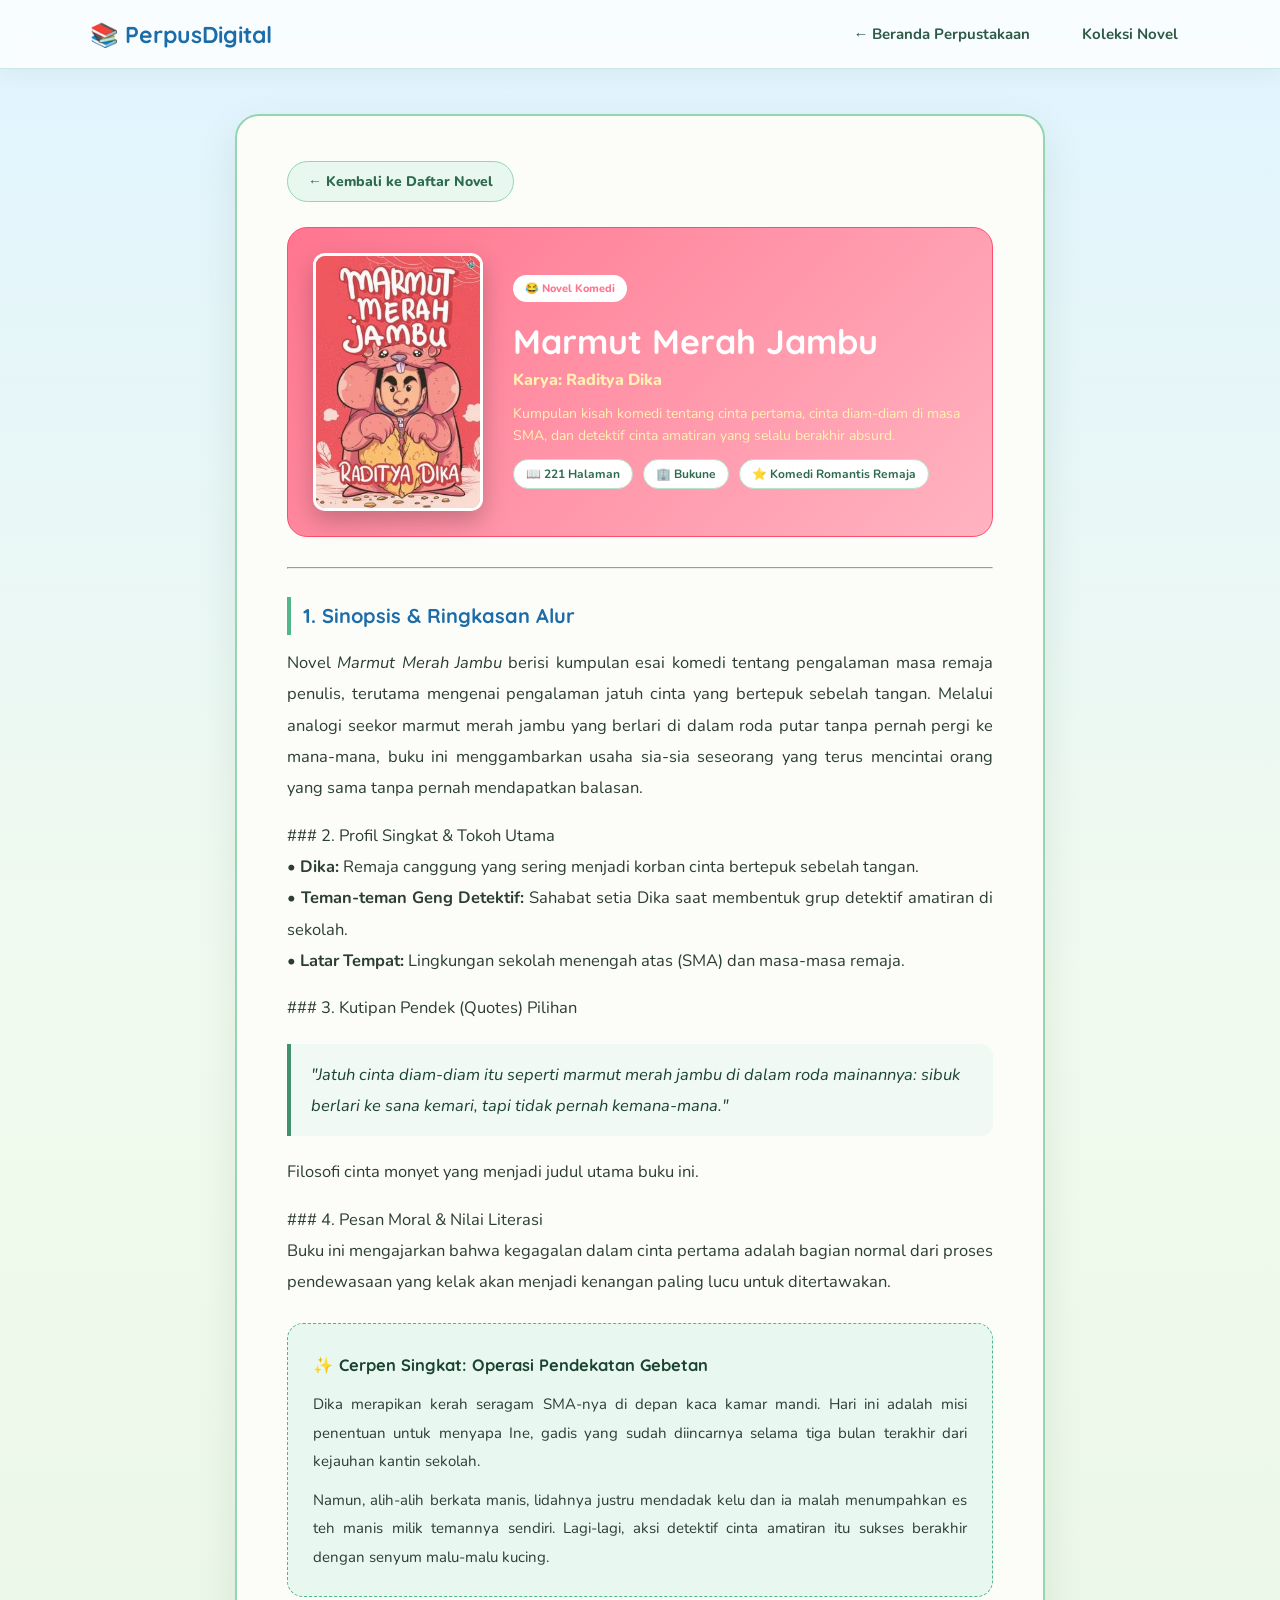
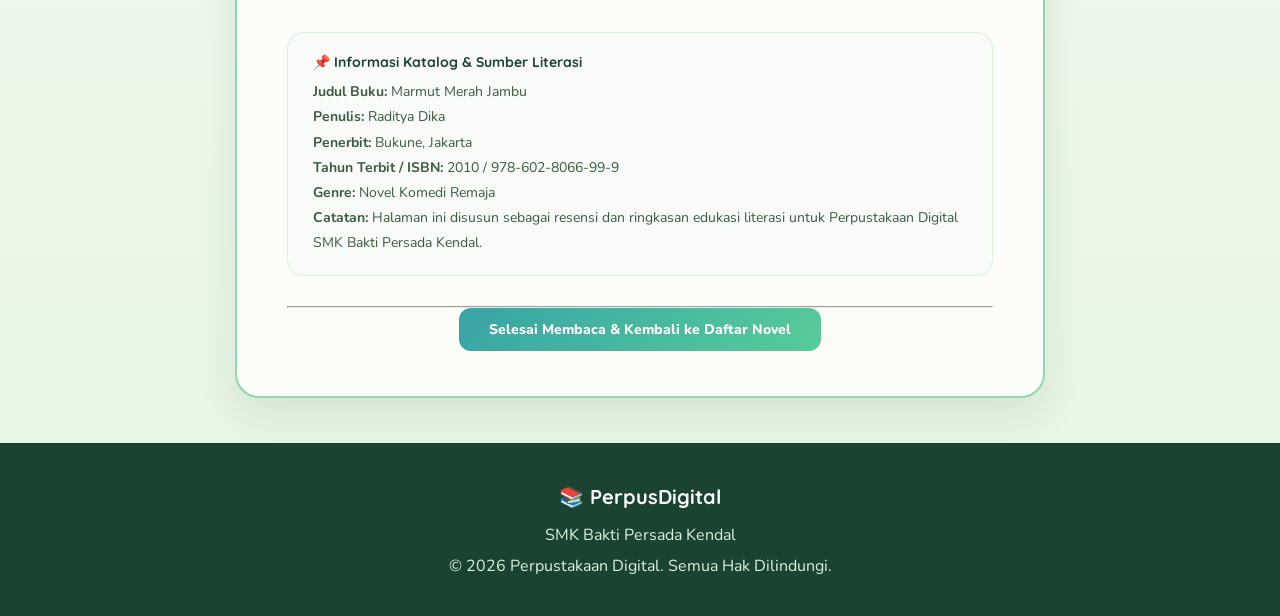
<file: NovelKomedi.html/marmutmerahjambu.html>
<!DOCTYPE html>
<html lang="id">
<head>
    <meta charset="UTF-8">
    <meta name="viewport" content="width=device-width, initial-scale=1.0">
    <title>Resensi Novel: Marmut Merah Jambu - PerpusDigital</title>
    <link rel="stylesheet" href="../style.css">
    <style>
        .reader-wrapper { max-width: 850px; margin: 45px auto; padding: 0 20px; }
        .reader-paper { background: #fcfdf9; border: 2px solid #95d5b2; border-radius: 24px; padding: 45px 50px; box-shadow: 0 15px 40px rgba(27, 67, 50, 0.1); }
        .back-link { display: inline-block; margin-bottom: 25px; padding: 10px 20px; background: #e8f8f0; color: #2d6a4f; text-decoration: none; font-weight: 800; font-size: 14px; border-radius: 25px; border: 1px solid #95d5b2; transition: 0.3s; }
        .back-link:hover { background: #52b788; color: white; }
        .book-showcase { display: flex; align-items: center; gap: 30px; background: linear-gradient(135deg, #ff758f, #ffb3c1); padding: 25px; border-radius: 20px; border: 1px solid #ff4d6d; margin-bottom: 30px; }
        .showcase-cover { width: 170px; height: auto; border-radius: 12px; box-shadow: 0 10px 25px rgba(0, 0, 0, 0.22); border: 3px solid #ffffff; flex-shrink: 0; }
        .showcase-info h1 { font-family: 'Quicksand', sans-serif; font-size: 34px; color: #ffffff; margin: 8px 0 6px 0; }
        .showcase-info .author { color: #fff3b0; font-weight: 800; font-size: 16px; margin-bottom: 12px; }
        .showcase-meta { display: flex; flex-wrap: wrap; gap: 10px; margin-top: 12px; }
        .meta-badge { background: #ffffff; color: #2d6a4f; font-size: 12px; font-weight: 700; padding: 6px 12px; border-radius: 15px; border: 1px solid #b7e4c7; }
        .story-content { color: #2b3d34; line-height: 1.9; font-size: 16.5px; }
        .story-content h3 { font-family: 'Quicksand', sans-serif; color: #1b6ca8; font-size: 20px; margin-top: 28px; margin-bottom: 12px; border-left: 4px solid #52b788; padding-left: 12px; }
        .story-content p { margin-bottom: 16px; text-align: justify; }
        .quote-box { background: #f0f9f4; border-left: 4px solid #40916c; padding: 15px 20px; margin: 20px 0; font-style: italic; color: #1b4332; border-radius: 0 12px 12px 0; }
        .cerpen-box { background: #e8f8f0; border: 1.5px dashed #52b788; border-radius: 16px; padding: 25px; margin-top: 25px; }
        .source-box { margin-top: 35px; background: #f9fbf9; border: 1px solid #d8f3dc; border-radius: 16px; padding: 20px 25px; font-size: 14px; color: #3a5a40; }
        @media (max-width: 650px) {
            .reader-paper { padding: 28px 20px; }
            .book-showcase { flex-direction: column; text-align: center; }
            .showcase-meta { justify-content: center; }
            .showcase-info h1 { font-size: 26px; }
        }
    </style>
</head>
<body>
    <nav class="navbar">
        <div class="brand">📚 PerpusDigital</div>
        <div class="nav-links">
            <a href="../index.html">← Beranda Perpustakaan</a>
            <a href="../index.html#koleksi">Koleksi Novel</a>
        </div>
    </nav>

    <main class="reader-wrapper">
        <div class="reader-paper">
            <a href="../index.html#koleksi" class="back-link">← Kembali ke Daftar Novel</a>

            <div class="book-showcase">
                <img src="../NovelKomedi/Novelkomedimarmutmerahjambu.jpg" alt="Marmut Merah Jambu" class="showcase-cover">
                <div class="showcase-info">
                    <span class="book-category" style="background:#fff; color:#ff758f;">😂 Novel Komedi</span>
                    <h1 style="color:#fff;">Marmut Merah Jambu</h1>
                    <p class="author">Karya: Raditya Dika</p>
                    <p style="font-size: 14px; color: #fff3b0; line-height: 1.6;">
                        Kumpulan kisah komedi tentang cinta pertama, cinta diam-diam di masa SMA, dan detektif cinta amatiran yang selalu berakhir absurd.
                    </p>
                    <div class="showcase-meta">
                        <span class="meta-badge">📖 221 Halaman</span>
                        <span class="meta-badge">🏢 Bukune</span>
                        <span class="meta-badge">⭐ Komedi Romantis Remaja</span>
                    </div>
                </div>
            </div>

            <hr class="modal-divider">

            <article class="story-content">
                <h3>1. Sinopsis & Ringkasan Alur</h3>
                <p>
                    Novel <em>Marmut Merah Jambu</em> berisi kumpulan esai komedi tentang pengalaman masa remaja penulis, terutama mengenai pengalaman jatuh cinta yang bertepuk sebelah tangan. Melalui analogi seekor marmut merah jambu yang berlari di dalam roda putar tanpa pernah pergi ke mana-mana, buku ini menggambarkan usaha sia-sia seseorang yang terus mencintai orang yang sama tanpa pernah mendapatkan balasan.
                </p>

                ### 2. Profil Singkat & Tokoh Utama</h3>
                <p>
                    <strong>• Dika:</strong> Remaja canggung yang sering menjadi korban cinta bertepuk sebelah tangan.<br>
                    <strong>• Teman-teman Geng Detektif:</strong> Sahabat setia Dika saat membentuk grup detektif amatiran di sekolah.<br>
                    <strong>• Latar Tempat:</strong> Lingkungan sekolah menengah atas (SMA) dan masa-masa remaja.
                </p>

                ### 3. Kutipan Pendek (Quotes) Pilihan</h3>
                <div class="quote-box">
                    "Jatuh cinta diam-diam itu seperti marmut merah jambu di dalam roda mainannya: sibuk berlari ke sana kemari, tapi tidak pernah kemana-mana."
                </div>
                <p>Filosofi cinta monyet yang menjadi judul utama buku ini.</p>

                ### 4. Pesan Moral & Nilai Literasi</h3>
                <p>
                    Buku ini mengajarkan bahwa kegagalan dalam cinta pertama adalah bagian normal dari proses pendewasaan yang kelak akan menjadi kenangan paling lucu untuk ditertawakan.
                </p>

                <!-- CERPEN SINGKAT -->
                <div class="cerpen-box">
                    <h4 style="font-family: 'Quicksand', sans-serif; color: #1b4332; margin-bottom: 10px;">✨ Cerpen Singkat: Operasi Pendekatan Gebetan</h4>
                    <p style="font-size: 15px; margin-bottom: 10px;">
                        Dika merapikan kerah seragam SMA-nya di depan kaca kamar mandi. Hari ini adalah misi penentuan untuk menyapa Ine, gadis yang sudah diincarnya selama tiga bulan terakhir dari kejauhan kantin sekolah.
                    </p>
                    <p style="font-size: 15px; margin-bottom: 0;">
                        Namun, alih-alih berkata manis, lidahnya justru mendadak kelu dan ia malah menumpahkan es teh manis milik temannya sendiri. Lagi-lagi, aksi detektif cinta amatiran itu sukses berakhir dengan senyum malu-malu kucing.
                    </p>
                </div>
            </article>

            <!-- INFORMASI KATALOG & SUMBER -->
            <section class="source-box">
                <h4 style="font-family: 'Quicksand', sans-serif; color: #1b4332; margin-bottom: 8px;">📌 Informasi Katalog & Sumber Literasi</h4>
                <ul style="list-style: none; line-height: 1.8;">
                    <li><strong>Judul Buku:</strong> Marmut Merah Jambu</li>
                    <li><strong>Penulis:</strong> Raditya Dika</li>
                    <li><strong>Penerbit:</strong> Bukune, Jakarta</li>
                    <li><strong>Tahun Terbit / ISBN:</strong> 2010 / 978-602-8066-99-9</li>
                    <li><strong>Genre:</strong> Novel Komedi Remaja</li>
                    <li><strong>Catatan:</strong> Halaman ini disusun sebagai resensi dan ringkasan edukasi literasi untuk Perpustakaan Digital SMK Bakti Persada Kendal.</li>
                </ul>
            </section>

            <hr class="modal-divider" style="margin-top: 30px;">
            <div style="text-align: center;">
                <a href="../index.html#koleksi" class="borrow-button" style="display: inline-block; width: auto; padding: 12px 30px;">
                    Selesai Membaca & Kembali ke Daftar Novel
                </a>
            </div>
        </div>
    </main>

    <footer>
        <h3>📚 PerpusDigital</h3>
        <p>SMK Bakti Persada Kendal</p>
        <p>© 2026 Perpustakaan Digital. Semua Hak Dilindungi.</p>
    </footer>
</body>
</html>
</file>
<file: style.css>
@import url('https://fonts.googleapis.com/css2?family=Nunito:wght@400;600;700;800&family=Quicksand:wght@600;700&display=swap');

* {
    margin: 0;
    padding: 0;
    box-sizing: border-box;
    font-family: 'Nunito', sans-serif;
    scroll-behavior: smooth;
}

body {
    background: linear-gradient(180deg, #e0f4ff 0%, #f1faee 45%, #e6f5e3 100%);
    color: #1f3a2e;
    min-height: 100vh;
}

/* NAVBAR GLASSMORPHISM */
.navbar {
    background: rgba(255, 255, 255, 0.78);
    backdrop-filter: blur(12px);
    -webkit-backdrop-filter: blur(12px);
    padding: 18px 7%;
    display: flex;
    justify-content: space-between;
    align-items: center;
    position: sticky;
    top: 0;
    z-index: 100;
    border-bottom: 1px solid rgba(116, 198, 157, 0.35);
    box-shadow: 0 4px 20px rgba(31, 58, 46, 0.06);
}

.brand {
    font-family: 'Quicksand', sans-serif;
    font-size: 23px;
    font-weight: 700;
    color: #1b6ca8;
    display: flex;
    align-items: center;
    gap: 8px;
}

.nav-links {
    display: flex;
    gap: 28px;
}

.nav-links a {
    color: #2d5a44;
    text-decoration: none;
    font-size: 15px;
    font-weight: 700;
    transition: 0.3s;
    padding: 6px 12px;
    border-radius: 20px;
}

.nav-links a:hover {
    background: #d8f3dc;
    color: #1b4332;
}

/* HERO SECTION */
.hero {
    min-height: 480px;
    background: linear-gradient(135deg, #1d70b8, #52b788);
    display: flex;
    align-items: center;
    padding: 80px 10%;
    position: relative;
    border-bottom-left-radius: 40px;
    border-bottom-right-radius: 40px;
    box-shadow: 0 12px 35px rgba(27, 108, 168, 0.18);
}

.hero-content {
    max-width: 650px;
    background: rgba(255, 255, 255, 0.16);
    backdrop-filter: blur(8px);
    padding: 38px;
    border-radius: 24px;
    border: 1px solid rgba(255, 255, 255, 0.45);
    box-shadow: 0 8px 32px rgba(0, 0, 0, 0.12);
}

.tagline {
    color: #fff3b0;
    letter-spacing: 3px;
    font-size: 13px;
    font-weight: 800;
    margin-bottom: 12px;
}

.hero h1 {
    font-family: 'Quicksand', sans-serif;
    font-size: 42px;
    color: #ffffff;
    margin-bottom: 8px;
}

.hero h2 {
    color: #d8f3dc;
    font-size: 22px;
    font-weight: 700;
    margin-bottom: 18px;
}

.hero-content > p:last-of-type {
    color: #f4fbf7;
    line-height: 1.7;
    font-size: 16px;
    margin-bottom: 28px;
}

.hero-button {
    display: inline-block;
    background: linear-gradient(135deg, #52b788, #2d6a4f);
    color: white;
    padding: 14px 28px;
    border-radius: 30px;
    text-decoration: none;
    font-weight: 800;
    font-size: 15px;
    box-shadow: 0 6px 20px rgba(45, 106, 79, 0.35);
    transition: 0.3s;
}

.hero-button:hover {
    transform: translateY(-3px);
}

/* STATISTIK */
.statistics {
    display: flex;
    justify-content: center;
    gap: 35px;
    padding: 35px 20px;
    margin: -35px auto 10px auto;
    max-width: 850px;
    background: rgba(255, 255, 255, 0.88);
    backdrop-filter: blur(10px);
    border-radius: 24px;
    border: 1px solid #b7e4c7;
    box-shadow: 0 10px 30px rgba(45, 106, 79, 0.08);
    flex-wrap: wrap;
    position: relative;
    z-index: 10;
}

.stat-box {
    text-align: center;
    min-width: 140px;
    padding: 5px 15px;
}

.stat-box h2 {
    font-family: 'Quicksand', sans-serif;
    color: #1b6ca8;
    font-size: 32px;
    margin-bottom: 5px;
}

.stat-box p {
    color: #40916c;
    font-weight: 700;
    font-size: 14px;
}

/* SECTION & KATEGORI */
.section { padding: 65px 8%; }
.section-heading { text-align: center; margin-bottom: 35px; }
.section-heading p { color: #2b9348; letter-spacing: 3px; font-size: 12px; font-weight: 800; margin-bottom: 8px; }
.section-heading h2 { font-family: 'Quicksand', sans-serif; font-size: 32px; color: #1b4332; }

.category-container { display: flex; justify-content: center; flex-wrap: wrap; gap: 14px; }
.category {
    background: #ffffff;
    border: 1.5px solid #95d5b2;
    color: #2d6a4f;
    padding: 12px 24px;
    border-radius: 30px;
    text-decoration: none;
    font-weight: 700;
    font-size: 14px;
    transition: 0.3s;
}
.category:hover {
    background: linear-gradient(135deg, #4ea8de, #52b788);
    color: white;
    transform: translateY(-2px);
}

/* KOLEKSI BUKU GRID */
.collection { background: rgba(255, 255, 255, 0.55); border-top: 1px solid #cce3de; border-bottom: 1px solid #cce3de; }
.book-container { display: grid; grid-template-columns: repeat(4, 1fr); gap: 24px; }

.book-card {
    background: #ffffff;
    border: 1px solid #d8f3dc;
    border-radius: 18px;
    overflow: hidden;
    box-shadow: 0 8px 24px rgba(31, 58, 46, 0.06);
    transition: 0.3s;
}
.book-card:hover {
    transform: translateY(-8px);
    border-color: #74c69d;
    box-shadow: 0 14px 30px rgba(45, 106, 79, 0.14);
}

.book-cover {
    height: 220px;
    display: flex;
    justify-content: center;
    align-items: center;
    position: relative;
    overflow: hidden;
}

.book-cover-poster {
    height: 100%;
    width: auto;
    max-width: 100%;
    object-fit: contain;
    border-radius: 8px;
    box-shadow: 0 8px 18px rgba(0, 0, 0, 0.28);
    transition: transform 0.35s ease;
    margin: 0 auto;
}
.book-card:hover .book-cover-poster { transform: scale(1.06); }

/* WARNA LATAR POSTER NOVEL */
.cover-laskar-bg { background: linear-gradient(135deg, #ffccd5, #bde0fe); padding: 14px; }
.cover-bumi-bg { background: linear-gradient(135deg, #1b4965, #2d6a4f); padding: 14px; }
.cover-perahu-bg { background: linear-gradient(135deg, #007f5f, #ffd166); padding: 14px; }
.cover-critical-bg { background: linear-gradient(135deg, #0077b6, #90e0ef); padding: 14px; }
.cover-ronggeng-bg { background: linear-gradient(135deg, #e85d04, #ffba08); padding: 14px; }
.cover-bulan-bg { background: linear-gradient(135deg, #0d3b66, #4ea8de); padding: 14px; }
.cover-matahari-bg { background: linear-gradient(135deg, #f77f00, #fcbf49); padding: 14px; }
.cover-circus-bg { background: linear-gradient(135deg, #2b2d42, #d90429); padding: 14px; }
.cover-komedi-bg { background: linear-gradient(135deg, #e63946, #f4a261); padding: 14px; }
.cover-marmut-bg { background: linear-gradient(135deg, #ff758f, #ffb3c1); padding: 14px; }
.cover-salmon-bg { background: linear-gradient(135deg, #f28482, #f6bd60); padding: 14px; }
.cover-jomblo-bg { background: linear-gradient(135deg, #4361ee, #4cc9f0); padding: 14px; }

.book-info { padding: 22px; }
.book-category {
    display: inline-block;
    background: #e8f8f0;
    color: #2d6a4f;
    font-size: 11px;
    font-weight: 800;
    padding: 6px 12px;
    border-radius: 20px;
    margin-bottom: 10px;
}
.book-info h3 { font-family: 'Quicksand', sans-serif; font-size: 18px; color: #1b4332; margin-bottom: 6px; }
.book-info p { color: #52796f; font-size: 13px; margin-bottom: 20px; }

.borrow-button {
    display: block;
    text-align: center;
    padding: 12px;
    background: linear-gradient(135deg, #38a3a5, #57cc99);
    border-radius: 12px;
    color: white;
    text-decoration: none;
    font-size: 14px;
    font-weight: 800;
    transition: 0.3s;
}
.borrow-button:hover { background: linear-gradient(135deg, #22577a, #38a3a5); transform: scale(1.02); }

/* ABOUT & FOOTER */
.about { padding: 75px 10%; background: linear-gradient(135deg, #d8f3dc, #caf0f8); text-align: center; }
.about-content { max-width: 700px; margin: auto; background: rgba(255, 255, 255, 0.75); padding: 40px; border-radius: 24px; }
.about h2 { font-family: 'Quicksand', sans-serif; font-size: 28px; color: #1b4332; margin-bottom: 16px; }
footer { background: #1b4332; padding: 35px 20px; text-align: center; color: #d8f3dc; line-height: 1.9; }
footer h3 { font-family: 'Quicksand', sans-serif; color: #ffffff; font-size: 20px; margin-bottom: 4px; }

@media (max-width: 900px) { .book-container { grid-template-columns: repeat(2, 1fr); } }
@media (max-width: 550px) { .book-container { grid-template-columns: 1fr; } }
</file>
